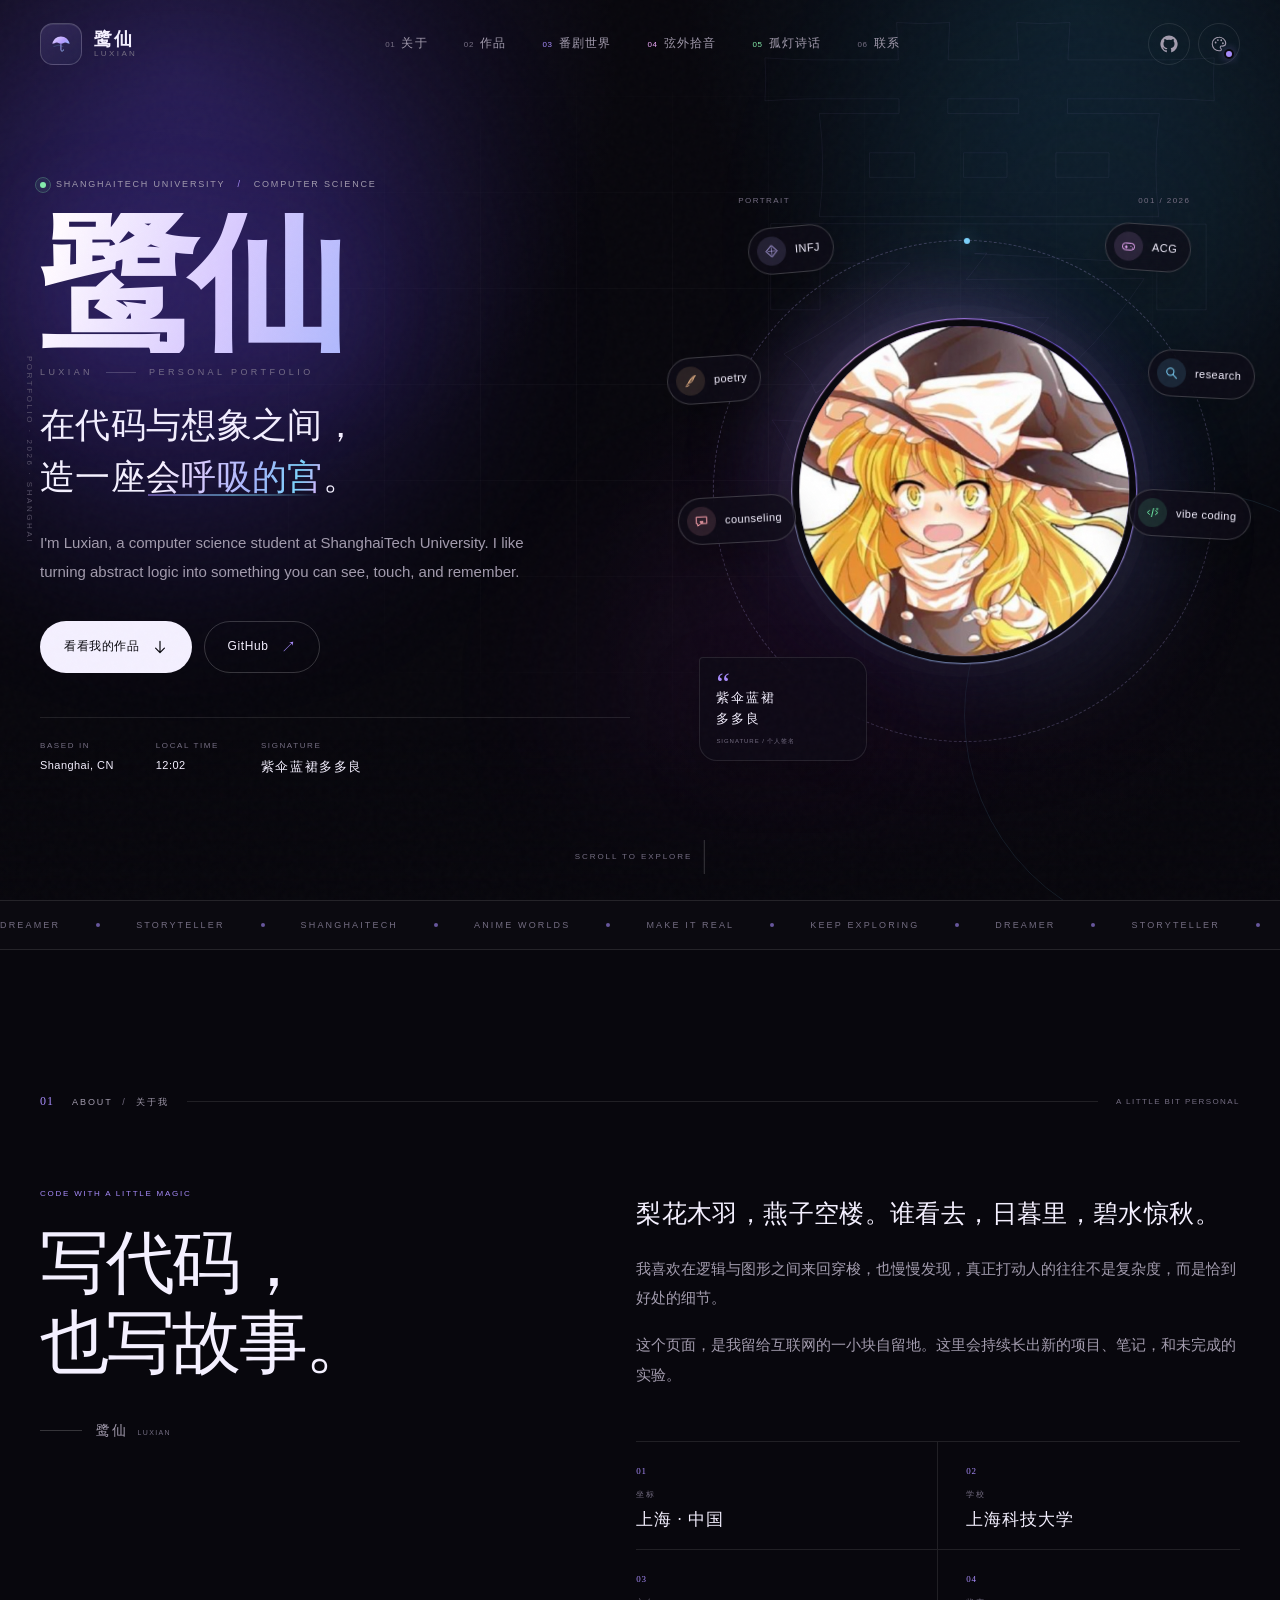
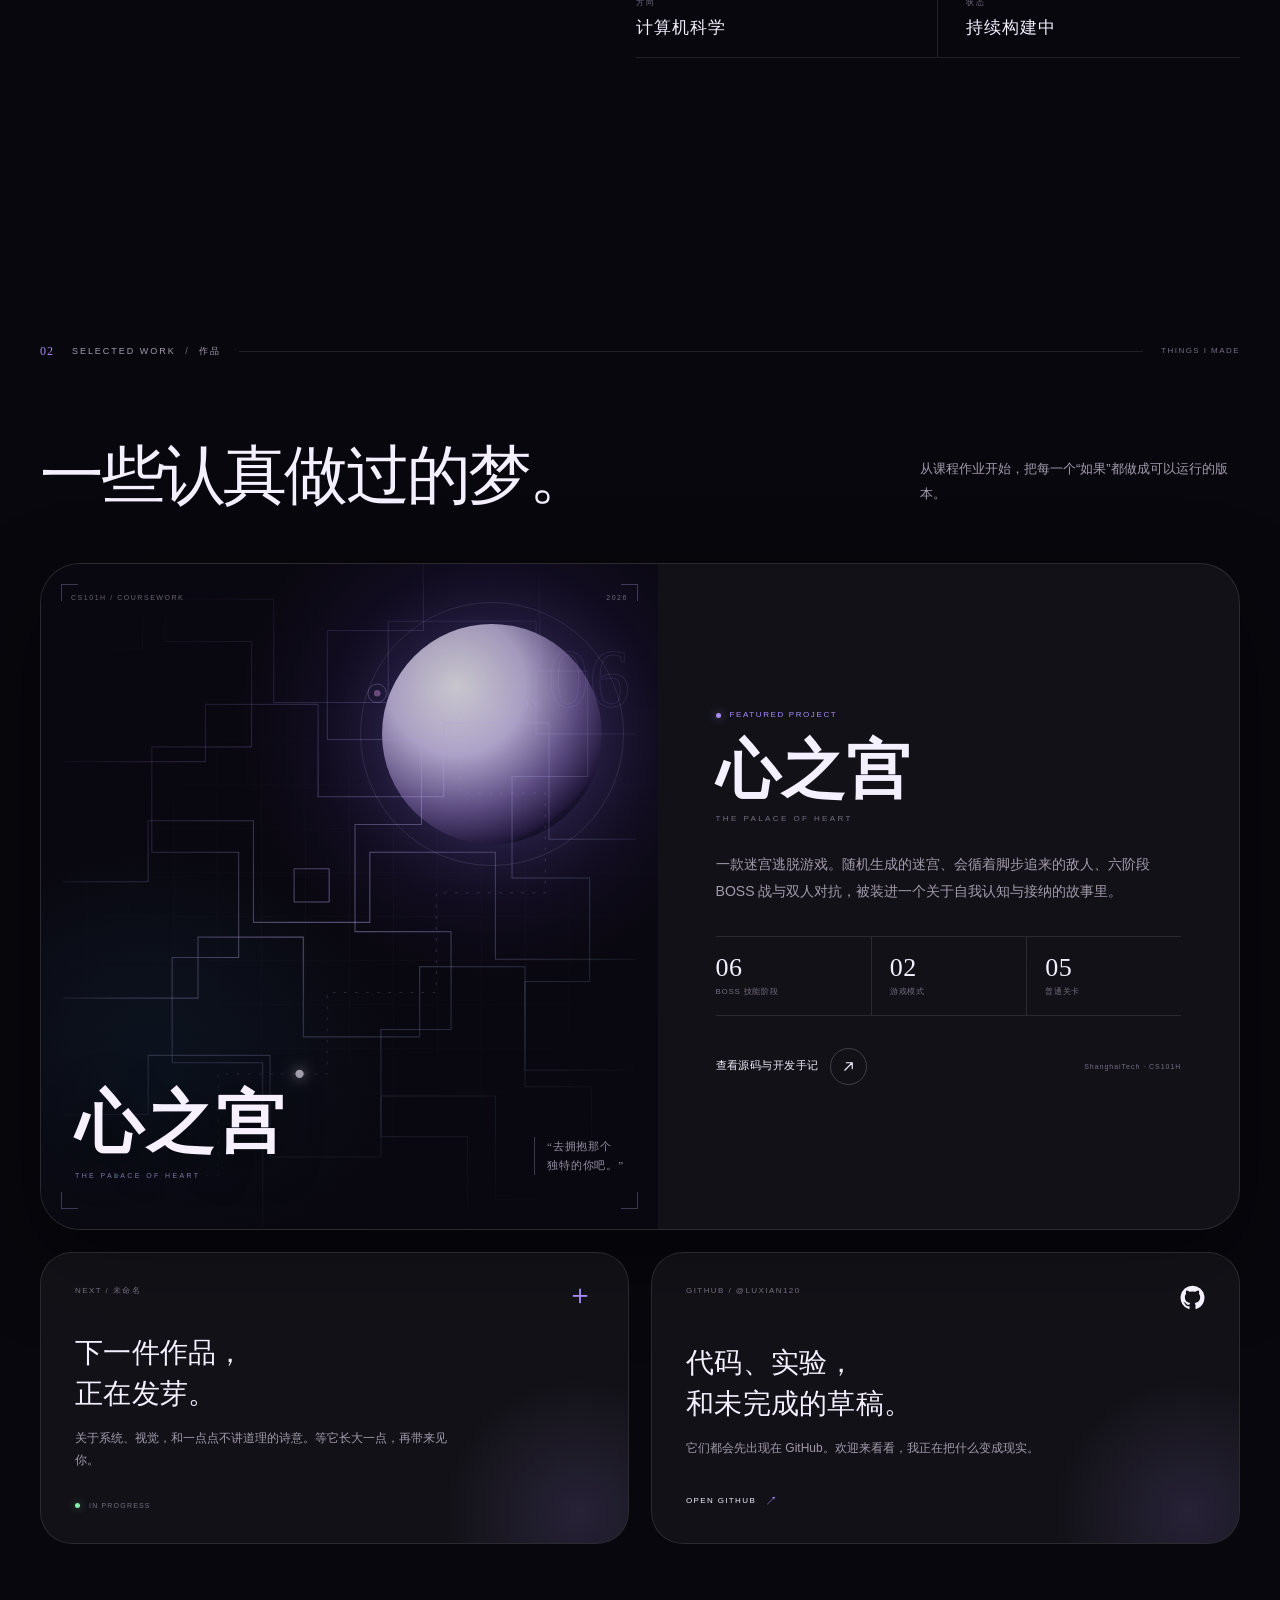
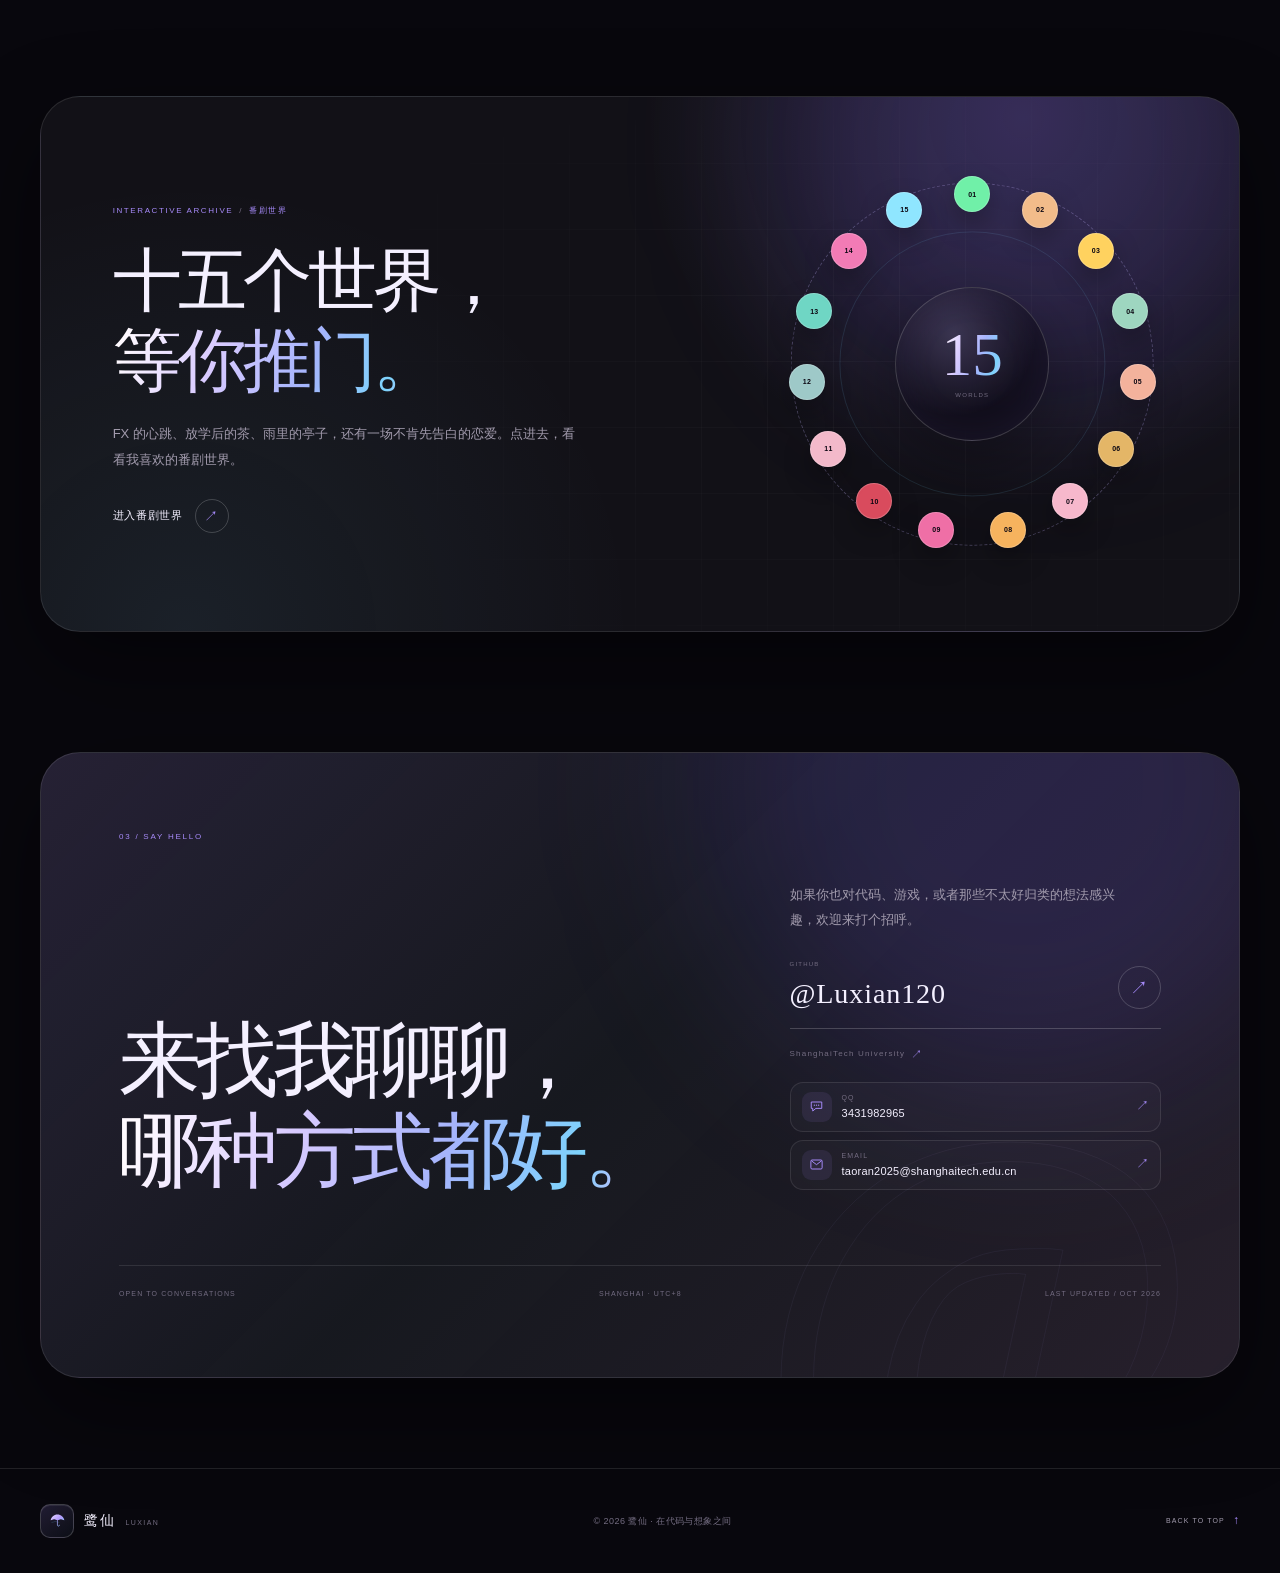
<file: index.html>
<!doctype html>
<html lang="zh-CN" data-theme="night" data-tone="dark">
<head>
  <meta charset="utf-8">
  <meta name="viewport" content="width=device-width, initial-scale=1">
  <title>鹭仙 · Luxian — 在代码与想象之间</title>
  <meta name="description" content="鹭仙（Luxian）的个人主页。上海科技大学计算机科学方向学生，作品《心之宫》，以及十五部喜欢的番剧世界。">
  <meta name="author" content="鹭仙 Luxian">
  <meta name="theme-color" content="#08070d">
  <meta name="color-scheme" content="dark light">
  <link rel="canonical" href="https://luxian120.github.io/">
  <link rel="icon" href="assets/mark.svg" type="image/svg+xml">
  <link rel="apple-touch-icon" href="assets/avatar.jpg">

  <meta property="og:type" content="website">
  <meta property="og:locale" content="zh_CN">
  <meta property="og:site_name" content="鹭仙 · Luxian">
  <meta property="og:title" content="鹭仙 · Luxian — 在代码与想象之间">
  <meta property="og:description" content="上海科技大学计算机科学学生。写代码，也写故事。还收藏了十五个喜欢的番剧世界。">
  <meta property="og:url" content="https://luxian120.github.io/">
  <meta property="og:image" content="https://luxian120.github.io/assets/og-cover.png">
  <meta property="og:image:width" content="1200">
  <meta property="og:image:height" content="630">
  <meta property="og:image:alt" content="鹭仙的个人主页封面：在代码与想象之间，造一座会呼吸的宫。">
  <meta name="twitter:card" content="summary_large_image">
  <meta name="twitter:title" content="鹭仙 · Luxian — 在代码与想象之间">
  <meta name="twitter:description" content="上海科技大学计算机科学学生。写代码，也写故事。还收藏了十五个喜欢的番剧世界。">
  <meta name="twitter:image" content="https://luxian120.github.io/assets/og-cover.png">
  <meta name="twitter:image:alt" content="鹭仙的个人主页封面">

  <script>
    (function () {
      try {
        var moods = {
          day: ['light', '#f5efe5'],
          rain: ['light', '#e6eff3'],
          night: ['dark', '#08070d'],
          bloom: ['light', '#f7eef3']
        };
        var saved = localStorage.getItem('luxian-mood');
        if (!moods[saved]) {
          var legacy = localStorage.getItem('luxian-theme');
          saved = legacy === 'light' ? 'day' : legacy === 'dark' ? 'night' : 'night';
        }
        if (!moods[saved]) saved = 'night';
        document.documentElement.setAttribute('data-theme', saved);
        document.documentElement.setAttribute('data-tone', moods[saved][0]);
        document.documentElement.style.colorScheme = moods[saved][0] === 'dark' ? 'dark' : 'light';
        document.querySelector('meta[name="theme-color"]').setAttribute('content', moods[saved][1]);
      } catch (e) {}
      document.documentElement.classList.add('js');
    })();
  </script>

  <link rel="stylesheet" href="styles.css">
  <script type="application/ld+json">
  {
    "@context": "https://schema.org",
    "@type": "Person",
    "name": "鹭仙",
    "alternateName": "Luxian",
    "url": "https://luxian120.github.io/",
    "image": "https://luxian120.github.io/assets/avatar.jpg",
    "description": "上海科技大学计算机科学方向学生，喜欢游戏、视觉与叙事，以及十五部喜欢的番剧世界。",
    "sameAs": ["https://github.com/Luxian120"],
    "affiliation": {
      "@type": "CollegeOrUniversity",
      "name": "ShanghaiTech University"
    }
  }
  </script>
</head>
<body>
  <a class="skip-link" href="#main">跳至主要内容</a>
  <div class="noise" aria-hidden="true"></div>
  <div class="scroll-progress" aria-hidden="true"><span></span></div>

  <header class="site-header" id="site-header">
    <nav class="nav container" aria-label="主导航">
      <a class="brand" href="#top" aria-label="鹭仙 Luxian，返回首页">
        <span class="brand-mark"><img src="assets/mark.svg" alt="" width="24" height="24"></span>
        <span class="brand-name"><strong>鹭仙</strong><small>LUXIAN</small></span>
      </a>

      <div class="nav-links">
        <a href="#about" data-nav="about"><span>01</span>关于</a>
        <a href="#work" data-nav="work"><span>02</span>作品</a>
        <a class="nav-worlds" href="worlds.html"><span>03</span>番剧世界</a>
        <a class="nav-music" href="music.html"><span>04</span>弦外拾音</a>
        <a class="nav-poetry" href="poetry.html"><span>05</span>孤灯诗话</a>
        <a href="#contact" data-nav="contact"><span>06</span>联系</a>
      </div>

      <div class="nav-actions">
        <a class="icon-button github-link" href="https://github.com/Luxian120" target="_blank" rel="noopener noreferrer" aria-label="在 GitHub 上查看鹭仙">
          <svg viewBox="0 0 24 24" aria-hidden="true"><path fill="currentColor" d="M12 .7a11.5 11.5 0 0 0-3.64 22.4c.58.1.79-.25.79-.56v-2.2c-3.2.7-3.88-1.36-3.88-1.36-.53-1.33-1.28-1.68-1.28-1.68-1.05-.72.08-.7.08-.7 1.16.08 1.77 1.19 1.77 1.19 1.03 1.76 2.7 1.25 3.36.96.1-.75.4-1.25.73-1.54-2.56-.29-5.26-1.28-5.26-5.68 0-1.25.45-2.28 1.19-3.08-.12-.29-.52-1.46.11-3.04 0 0 .97-.31 3.16 1.18a11 11 0 0 1 5.76 0c2.2-1.49 3.16-1.18 3.16-1.18.63 1.58.23 2.75.11 3.04.74.8 1.19 1.83 1.19 3.08 0 4.41-2.7 5.38-5.27 5.67.41.36.78 1.07.78 2.15v3.2c0 .3.21.66.8.55A11.5 11.5 0 0 0 12 .7Z"/></svg>
        </a>
        <div class="mood-picker" data-mood-picker>
          <button class="icon-button mood-toggle" type="button" aria-label="切换心情主题" aria-haspopup="true" aria-controls="mood-menu" aria-expanded="false" title="切换心情主题">
            <svg viewBox="0 0 24 24" aria-hidden="true"><path d="M12 3a9 9 0 1 0 0 18h1.4a1.7 1.7 0 0 0 1-3.1 1.7 1.7 0 0 1 1-3.1H17a4 4 0 0 0 4-4A8.8 8.8 0 0 0 12 3Z" fill="none" stroke="currentColor" stroke-width="1.4"/><circle cx="7.5" cy="10" r="1.2" fill="currentColor"/><circle cx="10.5" cy="6.8" r="1.2" fill="currentColor"/><circle cx="15" cy="7" r="1.2" fill="currentColor"/><circle cx="17.2" cy="11" r="1.2" fill="currentColor"/></svg>
          </button>
          <div class="mood-menu" id="mood-menu" role="menu" aria-label="心情主题" hidden>
            <div class="mood-menu-head"><span>MOOD</span><span>心情主题</span></div>
            <button class="mood-option" type="button" role="menuitemradio" aria-checked="false" data-mood="day"><span class="mood-swatch" style="--swatch:#d9873d"></span><span class="mood-name">晴<small>DAYLIGHT</small></span><span class="mood-check">✓</span></button>
            <button class="mood-option" type="button" role="menuitemradio" aria-checked="false" data-mood="rain"><span class="mood-swatch" style="--swatch:#5e9db8"></span><span class="mood-name">雨<small>RAIN</small></span><span class="mood-check">✓</span></button>
            <button class="mood-option" type="button" role="menuitemradio" aria-checked="true" data-mood="night"><span class="mood-swatch" style="--swatch:#a78bfa"></span><span class="mood-name">夜<small>MIDNIGHT</small></span><span class="mood-check">✓</span></button>
            <button class="mood-option" type="button" role="menuitemradio" aria-checked="false" data-mood="bloom"><span class="mood-swatch" style="--swatch:#d778a6"></span><span class="mood-name">花<small>BLOOM</small></span><span class="mood-check">✓</span></button>
          </div>
        </div>
        <button class="menu-toggle" type="button" aria-label="打开菜单" aria-expanded="false" aria-controls="mobile-menu">
          <span></span><span></span>
        </button>
      </div>
    </nav>
  </header>

  <div class="mobile-menu" id="mobile-menu" aria-hidden="true">
    <div class="mobile-menu-inner">
      <p class="mobile-kicker">MENU <span>/</span> 目录</p>
      <nav class="mobile-nav" aria-label="移动端导航">
        <a href="#about"><span>01</span>关于</a>
        <a href="#work"><span>02</span>作品</a>
        <a href="worlds.html"><span>03</span>番剧世界</a>
        <a href="music.html"><span>04</span>弦外拾音</a>
        <a href="poetry.html"><span>05</span>孤灯诗话</a>
        <a href="#contact"><span>06</span>联系</a>
      </nav>
      <div class="mobile-menu-foot">
        <a href="https://github.com/Luxian120" target="_blank" rel="noopener noreferrer">GitHub <span>↗</span></a>
        <p>ShanghaiTech University<br>Computer Science</p>
      </div>
    </div>
  </div>

  <main id="main">
    <section class="hero" id="top">
      <div class="hero-atmosphere" aria-hidden="true">
        <span class="orb orb-one"></span>
        <span class="orb orb-two"></span>
        <span class="orb orb-three"></span>
        <div class="hero-grid-lines"></div>
        <span class="hero-watermark">夢</span>
      </div>

      <span class="vertical-note" aria-hidden="true">PORTFOLIO · 2026 · SHANGHAI</span>

      <div class="hero-inner container">
        <div class="hero-copy">
          <p class="eyebrow reveal">
            <span class="status-dot"></span>
            SHANGHAITECH UNIVERSITY <span class="eyebrow-slash">/</span> COMPUTER SCIENCE
          </p>

          <h1 class="hero-title reveal">
            <span class="hero-name">鹭仙</span>
            <span class="hero-alias">LUXIAN <i></i> PERSONAL PORTFOLIO</span>
          </h1>

          <p class="hero-statement reveal">在代码与想象之间，<br>造一座<em>会呼吸的宫</em>。</p>

          <p class="hero-intro reveal">I'm Luxian, a computer science student at ShanghaiTech University. I like turning abstract logic into something you can see, touch, and remember.</p>

          <div class="hero-actions reveal">
            <a class="button button-primary" href="#work">
              <span>看看我的作品</span>
              <svg viewBox="0 0 20 20" aria-hidden="true"><path d="M10 3v13M4.5 11.5 10 17l5.5-5.5" fill="none" stroke="currentColor" stroke-width="1.5" stroke-linecap="round" stroke-linejoin="round"/></svg>
            </a>
            <a class="button button-ghost" href="https://github.com/Luxian120" target="_blank" rel="noopener noreferrer">
              <span>GitHub</span>
              <span class="arrow">↗</span>
            </a>
          </div>

          <div class="hero-meta reveal">
            <div class="meta-item">
              <span class="meta-label">BASED IN</span>
              <span class="meta-value">Shanghai, CN</span>
            </div>
            <div class="meta-item">
              <span class="meta-label">LOCAL TIME</span>
              <span class="meta-value" id="clock">--:--</span>
            </div>
            <div class="meta-item">
              <span class="meta-label">SIGNATURE</span>
              <span class="meta-value meta-value--serif">紫伞蓝裙多多良</span>
            </div>
          </div>
        </div>

        <div class="hero-visual reveal">
          <div class="visual-index" aria-hidden="true"><span>PORTRAIT</span><span>001 / 2026</span></div>

          <div class="portrait-stage" data-tilt>
            <div class="portrait-depth">
              <div class="portrait-halo" aria-hidden="true"></div>
              <div class="orbit orbit-outer" aria-hidden="true"><span></span></div>
              <div class="orbit orbit-inner" aria-hidden="true"></div>

              <div class="portrait-frame">
                <img src="assets/avatar.jpg" alt="鹭仙的头像：戴着女巫帽的金发少女" width="460" height="460">
                <span class="portrait-shine" aria-hidden="true"></span>
              </div>

              <div class="float-tag float-tag--infj" title="INFJ · 提倡者">
                <span class="tag-icon" aria-hidden="true">
                  <svg viewBox="0 0 20 20"><path d="M10 2.3 17.3 10 10 17.7 2.7 10Z" fill="none" stroke="currentColor" stroke-width="1.3" stroke-linejoin="round"/><path d="M10 5.4v9.2M5.4 10h9.2" fill="none" stroke="currentColor" stroke-width="1" stroke-linecap="round" opacity=".65"/></svg>
                </span>
                <span class="tag-label">INFJ</span>
              </div>

              <div class="float-tag float-tag--acg" title="ACG · 动画、漫画与游戏">
                <span class="tag-icon" aria-hidden="true">
                  <svg viewBox="0 0 20 20"><rect x="2" y="6" width="16" height="9" rx="4.2" fill="none" stroke="currentColor" stroke-width="1.3"/><path d="M7 9.5v3M5.5 11h3M13.2 10h.1M15.2 12h.1" fill="none" stroke="currentColor" stroke-width="1.4" stroke-linecap="round"/></svg>
                </span>
                <span class="tag-label">ACG</span>
              </div>

              <div class="float-tag float-tag--poetry" title="poetry · 诗">
                <span class="tag-icon" aria-hidden="true">
                  <svg viewBox="0 0 20 20"><path d="M16.8 3.2C12.6 4.2 9.2 7.1 7.3 12l-2.6 3.1M7.3 12c1.8.4 4.1-.5 5.3-2.2 1.2-1.8 1.7-4.8 4.2-6.6Z" fill="none" stroke="currentColor" stroke-width="1.3" stroke-linecap="round" stroke-linejoin="round"/><path d="M3.8 17c1.8-.2 3.1-.8 3.8-2" fill="none" stroke="currentColor" stroke-width="1.3" stroke-linecap="round"/></svg>
                </span>
                <span class="tag-label">poetry</span>
              </div>

              <div class="float-tag float-tag--research" title="research · 研究">
                <span class="tag-icon" aria-hidden="true">
                  <svg viewBox="0 0 20 20"><circle cx="8.4" cy="8.4" r="4.8" fill="none" stroke="currentColor" stroke-width="1.4"/><path d="m12 12 4.8 4.8" fill="none" stroke="currentColor" stroke-width="1.4" stroke-linecap="round"/></svg>
                </span>
                <span class="tag-label">research</span>
              </div>

              <div class="float-tag float-tag--counseling" title="counseling · 倾听与陪伴">
                <span class="tag-icon" aria-hidden="true">
                  <svg viewBox="0 0 20 20"><path d="M3 4.2h14v8.9H9l-4.2 3v-3H3Z" fill="none" stroke="currentColor" stroke-width="1.3" stroke-linejoin="round"/><path d="M10 9.8c.7-1.1 2.5-.7 2.5.7 0 1.2-1.6 2.1-2.5 2.8-.9-.7-2.5-1.6-2.5-2.8 0-1.4 1.8-1.8 2.5-.7Z" fill="currentColor" opacity=".8"/></svg>
                </span>
                <span class="tag-label">counseling</span>
              </div>

              <div class="float-tag float-tag--vibe" title="vibe coding · 氛围编程">
                <span class="tag-icon" aria-hidden="true">
                  <svg viewBox="0 0 20 20"><path d="m6 7.5-3 2.5 3 2.5M14 7.5l3 2.5-3 2.5M11.2 4.5l-2.4 11" fill="none" stroke="currentColor" stroke-width="1.3" stroke-linecap="round" stroke-linejoin="round"/><path d="m16 3 .6 1.6L18.2 5l-1.6.6L16 7.2l-.6-1.6L13.8 5l1.6-.4Z" fill="currentColor"/></svg>
                </span>
                <span class="tag-label">vibe coding</span>
              </div>

              <div class="portrait-caption">
                <span class="caption-quote">“</span>
                <p>紫伞蓝裙<br>多多良</p>
                <small>SIGNATURE / 个人签名</small>
              </div>
            </div>
          </div>
        </div>
      </div>

      <a class="hero-scroll" href="#about" aria-label="向下滚动到关于我">
        <span>SCROLL TO EXPLORE</span>
        <i aria-hidden="true"></i>
      </a>
    </section>

    <div class="marquee" aria-hidden="true">
      <div class="marquee-track">
        <div class="marquee-group">
          <span>DREAMER</span><i></i><span>STORYTELLER</span><i></i><span>SHANGHAITECH</span><i></i><span>ANIME WORLDS</span><i></i><span>MAKE IT REAL</span><i></i><span>KEEP EXPLORING</span><i></i>
        </div>
        <div class="marquee-group">
          <span>DREAMER</span><i></i><span>STORYTELLER</span><i></i><span>SHANGHAITECH</span><i></i><span>ANIME WORLDS</span><i></i><span>MAKE IT REAL</span><i></i><span>KEEP EXPLORING</span><i></i>
        </div>
      </div>
    </div>

    <section class="section about" id="about">
      <div class="container">
        <header class="section-head">
          <span class="section-index">01</span>
          <span class="section-label">ABOUT <i>/</i> 关于我</span>
          <span class="section-rule"></span>
          <span class="section-side">A LITTLE BIT PERSONAL</span>
        </header>

        <div class="about-grid">
          <div class="about-heading reveal">
            <p class="about-kicker">CODE WITH A LITTLE MAGIC</p>
            <h2>写代码，<br>也写故事。</h2>
            <div class="about-signature">
              <span class="signature-line"></span>
              <span>鹭仙 <small>LUXIAN</small></span>
            </div>
          </div>

          <div class="about-body">
            <p class="about-lead reveal">梨花木羽，燕子空楼。谁看去，日暮里，碧水惊秋。</p>
            <p class="reveal">我喜欢在逻辑与图形之间来回穿梭，也慢慢发现，真正打动人的往往不是复杂度，而是恰到好处的细节。</p>
            <p class="reveal">这个页面，是我留给互联网的一小块自留地。这里会持续长出新的项目、笔记，和未完成的实验。</p>

            <div class="facts" data-stagger>
              <div class="fact reveal">
                <span class="fact-index">01</span>
                <span class="fact-label">坐标</span>
                <strong>上海 · 中国</strong>
              </div>
              <div class="fact reveal">
                <span class="fact-index">02</span>
                <span class="fact-label">学校</span>
                <strong>上海科技大学</strong>
              </div>
              <div class="fact reveal">
                <span class="fact-index">03</span>
                <span class="fact-label">方向</span>
                <strong>计算机科学</strong>
              </div>
              <div class="fact reveal">
                <span class="fact-index">04</span>
                <span class="fact-label">状态</span>
                <strong>持续构建中</strong>
              </div>
            </div>
          </div>
        </div>
      </div>
    </section>

    <section class="section work" id="work">
      <div class="container">
        <header class="section-head">
          <span class="section-index">02</span>
          <span class="section-label">SELECTED WORK <i>/</i> 作品</span>
          <span class="section-rule"></span>
          <span class="section-side">THINGS I MADE</span>
        </header>

        <div class="work-heading">
          <h2 class="reveal">一些认真做过的梦。</h2>
          <p class="reveal">从课程作业开始，把每一个“如果”都做成可以运行的版本。</p>
        </div>

        <article class="project-card reveal">
          <div class="project-art" aria-hidden="true">
            <div class="art-grid"></div>
            <div class="art-moon"></div>

            <svg class="art-maze" viewBox="0 0 620 720" fill="none" xmlns="http://www.w3.org/2000/svg">
              <defs>
                <linearGradient id="mazeStroke" x1="0" y1="0" x2="620" y2="720" gradientUnits="userSpaceOnUse">
                  <stop offset="0" stop-color="#8B5CF6" stop-opacity=".12"/>
                  <stop offset=".48" stop-color="#C4B5FD" stop-opacity=".46"/>
                  <stop offset="1" stop-color="#7DD3FC" stop-opacity=".12"/>
                </linearGradient>
                <radialGradient id="mazeFade" cx="50%" cy="52%" r="62%">
                  <stop offset="0" stop-color="#fff" stop-opacity=".95"/>
                  <stop offset=".7" stop-color="#fff" stop-opacity=".55"/>
                  <stop offset="1" stop-color="#fff" stop-opacity="0"/>
                </radialGradient>
                <mask id="mazeMask">
                  <rect width="620" height="720" fill="url(#mazeFade)"/>
                </mask>
                <filter id="playerGlow" x="-180%" y="-180%" width="460%" height="460%">
                  <feGaussianBlur stdDeviation="7" result="blur"/>
                  <feMerge><feMergeNode in="blur"/><feMergeNode in="SourceGraphic"/></feMerge>
                </filter>
              </defs>

              <g mask="url(#mazeMask)" stroke="url(#mazeStroke)" stroke-width="1.15">
                <path d="M-12 92H86V38H228V150H352V62H512V184H632"/>
                <path d="M-12 214H154V152H276V252H412V172H526V298H632"/>
                <path d="M-12 344H92V278H206V388H332V312H468V428H632"/>
                <path d="M-12 470H146V404H260V512H386V436H500V548H632"/>
                <path d="M-12 596H92V532H224V642H344V576H468V688H632"/>
                <path d="M110 -12V84H204V198H96V312H190V426H118V540H216V732"/>
                <path d="M390 -12V72H286V190H388V282H316V398H420V504H344V620H438V732"/>
                <path d="M516 -12V116H568V230H486V340H570V452H500V566H572V700"/>
                <path d="M20 28H58V64H20V28Z"/>
                <path d="M250 330H288V366H250V330Z"/>
                <path d="M540 630H578V666H540V630Z"/>
              </g>

              <path id="playerPath" d="M58 662H168V552H286V464H404V356H522V248H430V140H340" stroke="#C4B5FD" stroke-opacity=".18" stroke-width="1.2" stroke-dasharray="3 9"/>
              <g filter="url(#playerGlow)">
                <circle r="4.5" fill="#F5F0FF">
                  <animateMotion dur="11s" repeatCount="indefinite" rotate="auto">
                    <mpath href="#playerPath"/>
                  </animateMotion>
                </circle>
              </g>
              <circle cx="58" cy="662" r="2" fill="#7DD3FC" opacity=".65"/>
              <circle cx="340" cy="140" r="10" fill="none" stroke="#C4B5FD" stroke-opacity=".32"/>
              <circle cx="340" cy="140" r="3.5" fill="#F0ABFC">
                <animate attributeName="opacity" values=".35;1;.35" dur="2.8s" repeatCount="indefinite"/>
              </circle>
            </svg>

            <div class="art-topline"><span>CS101H / COURSEWORK</span><span>2026</span></div>
            <div class="art-level"><span>LV.</span>06</div>

            <div class="art-title">
              <span class="art-title-cn">心之宫</span>
              <span class="art-title-en">THE PALACE OF HEART</span>
            </div>

            <p class="art-quote">“去拥抱那个<br>独特的你吧。”</p>

            <span class="art-corner art-corner-tl"></span>
            <span class="art-corner art-corner-tr"></span>
            <span class="art-corner art-corner-bl"></span>
            <span class="art-corner art-corner-br"></span>
          </div>

          <div class="project-content">
            <p class="project-eyebrow"><span></span>FEATURED PROJECT</p>
            <h3>心之宫</h3>
            <p class="project-sub">THE PALACE OF HEART</p>
            <p class="project-desc">一款迷宫逃脱游戏。随机生成的迷宫、会循着脚步追来的敌人、六阶段 BOSS 战与双人对抗，被装进一个关于自我认知与接纳的故事里。</p>

            <div class="project-facts">
              <div class="project-fact"><strong>06</strong><span>BOSS 技能阶段</span></div>
              <div class="project-fact"><strong>02</strong><span>游戏模式</span></div>
              <div class="project-fact"><strong>05</strong><span>普通关卡</span></div>
            </div>

            <div class="project-footer">
              <a class="project-link" href="https://github.com/Luxian120/CS101H-" target="_blank" rel="noopener noreferrer">
                <span>查看源码与开发手记</span>
                <span class="link-circle">
                  <svg viewBox="0 0 20 20" aria-hidden="true"><path d="M5 15 15 5M7 5h8v8" fill="none" stroke="currentColor" stroke-width="1.5" stroke-linecap="round" stroke-linejoin="round"/></svg>
                </span>
              </a>
              <small class="project-note">ShanghaiTech · CS101H</small>
            </div>
          </div>
        </article>

        <div class="project-extras" data-stagger>
          <article class="mini-card reveal">
            <div class="mini-card-top">
              <span class="mini-label">NEXT / 未命名</span>
              <span class="mini-symbol" aria-hidden="true">＋</span>
            </div>
            <div>
              <h4>下一件作品，<br>正在发芽。</h4>
              <p>关于系统、视觉，和一点点不讲道理的诗意。等它长大一点，再带来见你。</p>
            </div>
            <span class="mini-foot"><i></i>IN PROGRESS</span>
          </article>

          <a class="mini-card mini-card-link reveal" href="https://github.com/Luxian120" target="_blank" rel="noopener noreferrer">
            <div class="mini-card-top">
              <span class="mini-label">GITHUB / @LUXIAN120</span>
              <svg class="mini-github" viewBox="0 0 24 24" aria-hidden="true"><path fill="currentColor" d="M12 .7a11.5 11.5 0 0 0-3.64 22.4c.58.1.79-.25.79-.56v-2.2c-3.2.7-3.88-1.36-3.88-1.36-.53-1.33-1.28-1.68-1.28-1.68-1.05-.72.08-.7.08-.7 1.16.08 1.77 1.19 1.77 1.19 1.03 1.76 2.7 1.25 3.36.96.1-.75.4-1.25.73-1.54-2.56-.29-5.26-1.28-5.26-5.68 0-1.25.45-2.28 1.19-3.08-.12-.29-.52-1.46.11-3.04 0 0 .97-.31 3.16 1.18a11 11 0 0 1 5.76 0c2.2-1.49 3.16-1.18 3.16-1.18.63 1.58.23 2.75.11 3.04.74.8 1.19 1.83 1.19 3.08 0 4.41-2.7 5.38-5.27 5.67.41.36.78 1.07.78 2.15v3.2c0 .3.21.66.8.55A11.5 11.5 0 0 0 12 .7Z"/></svg>
            </div>
            <div>
              <h4>代码、实验，<br>和未完成的草稿。</h4>
              <p>它们都会先出现在 GitHub。欢迎来看看，我正在把什么变成现实。</p>
            </div>
            <span class="mini-foot mini-foot--link">OPEN GITHUB <span>↗</span></span>
          </a>
        </div>
      </div>
    </section>

    <section class="worlds-teaser-section" aria-labelledby="worlds-teaser-title">
      <div class="container">
        <a class="worlds-teaser reveal" href="worlds.html">
          <span class="teaser-copy">
            <span class="teaser-kicker">INTERACTIVE ARCHIVE <span>/</span> 番剧世界</span>
            <h2 id="worlds-teaser-title">十五个世界，<br><em>等你推门。</em></h2>
            <span class="teaser-desc">FX 的心跳、放学后的茶、雨里的亭子，还有一场不肯先告白的恋爱。点进去，看看我喜欢的番剧世界。</span>
            <span class="teaser-cta">进入番剧世界 <b>↗</b></span>
          </span>
          <span class="teaser-visual" aria-hidden="true">
            <span class="teaser-ring teaser-ring-a"></span>
            <span class="teaser-ring teaser-ring-b"></span>
            <span class="teaser-core"><strong>15</strong><small>WORLDS</small></span>
            <span class="teaser-dot teaser-dot-a">01</span>
            <span class="teaser-dot teaser-dot-b">02</span>
            <span class="teaser-dot teaser-dot-c">03</span>
            <span class="teaser-dot teaser-dot-d">04</span>
            <span class="teaser-dot teaser-dot-e">05</span>
            <span class="teaser-dot teaser-dot-f">06</span>
            <span class="teaser-dot teaser-dot-g">07</span>
            <span class="teaser-dot teaser-dot-h">08</span>
            <span class="teaser-dot teaser-dot-i">09</span>
            <span class="teaser-dot teaser-dot-j">10</span>
            <span class="teaser-dot teaser-dot-k">11</span>
            <span class="teaser-dot teaser-dot-l">12</span>
            <span class="teaser-dot teaser-dot-m">13</span>
            <span class="teaser-dot teaser-dot-n">14</span>
            <span class="teaser-dot teaser-dot-o">15</span>
          </span>
        </a>
      </div>
    </section>

    <section class="section contact" id="contact">
      <div class="container">
        <div class="contact-panel reveal">
          <span class="contact-glow" aria-hidden="true"></span>
          <span class="contact-watermark" aria-hidden="true">@</span>

          <p class="contact-kicker">03 / SAY HELLO</p>

          <div class="contact-main">
            <h2>来找我聊聊，<br><span>哪种方式都好。</span></h2>
            <div class="contact-copy">
              <p>如果你也对代码、游戏，或者那些不太好归类的想法感兴趣，欢迎来打个招呼。</p>
              <a class="contact-cta" href="https://github.com/Luxian120" target="_blank" rel="noopener noreferrer">
                <span><small class="contact-cta-label">GITHUB</small>@Luxian120</span>
                <span class="contact-arrow">↗</span>
              </a>
              <a class="school-link" href="https://www.shanghaitech.edu.cn/" target="_blank" rel="noopener noreferrer">ShanghaiTech University <span>↗</span></a>

              <div class="contact-channels">
                <a class="contact-channel" href="https://wpa.qq.com/msgrd?v=3&amp;uin=3431982965&amp;site=qq&amp;menu=yes" target="_blank" rel="noopener noreferrer" aria-label="通过 QQ 联系鹭仙，号码 3431982965">
                  <span class="channel-icon" aria-hidden="true">
                    <svg viewBox="0 0 20 20"><path d="M3 4h14v8.5H9.2L5 16v-3.5H3Z" fill="none" stroke="currentColor" stroke-width="1.3" stroke-linejoin="round"/><circle cx="7.2" cy="8.2" r=".9" fill="currentColor"/><circle cx="10" cy="8.2" r=".9" fill="currentColor"/><circle cx="12.8" cy="8.2" r=".9" fill="currentColor"/></svg>
                  </span>
                  <span class="channel-copy"><small>QQ</small><strong>3431982965</strong></span>
                  <span class="channel-arrow">↗</span>
                </a>
                <a class="contact-channel" href="mailto:taoran2025@shanghaitech.edu.cn" aria-label="给鹭仙发送邮件，taoran2025@shanghaitech.edu.cn">
                  <span class="channel-icon" aria-hidden="true">
                    <svg viewBox="0 0 20 20"><rect x="2.5" y="4" width="15" height="12" rx="1.6" fill="none" stroke="currentColor" stroke-width="1.3"/><path d="m3.2 5 6.8 5.2L16.8 5" fill="none" stroke="currentColor" stroke-width="1.3" stroke-linejoin="round"/></svg>
                  </span>
                  <span class="channel-copy"><small>EMAIL</small><strong>taoran2025@shanghaitech.edu.cn</strong></span>
                  <span class="channel-arrow">↗</span>
                </a>
              </div>
            </div>
          </div>

          <div class="contact-foot">
            <span>OPEN TO CONVERSATIONS</span>
            <span>SHANGHAI · UTC+8</span>
            <span>LAST UPDATED / OCT 2026</span>
          </div>
        </div>
      </div>
    </section>
  </main>

  <footer class="site-footer">
    <div class="container footer-inner">
      <a class="footer-brand" href="#top">
        <span class="brand-mark"><img src="assets/mark.svg" alt="" width="22" height="22"></span>
        <span>鹭仙 <small>LUXIAN</small></span>
      </a>
      <p>© <span id="year">2026</span> 鹭仙 · 在代码与想象之间</p>
      <a class="back-top" href="#top">BACK TO TOP <span>↑</span></a>
    </div>
  </footer>

  <script src="script.js"></script>
</body>
</html>
</file>
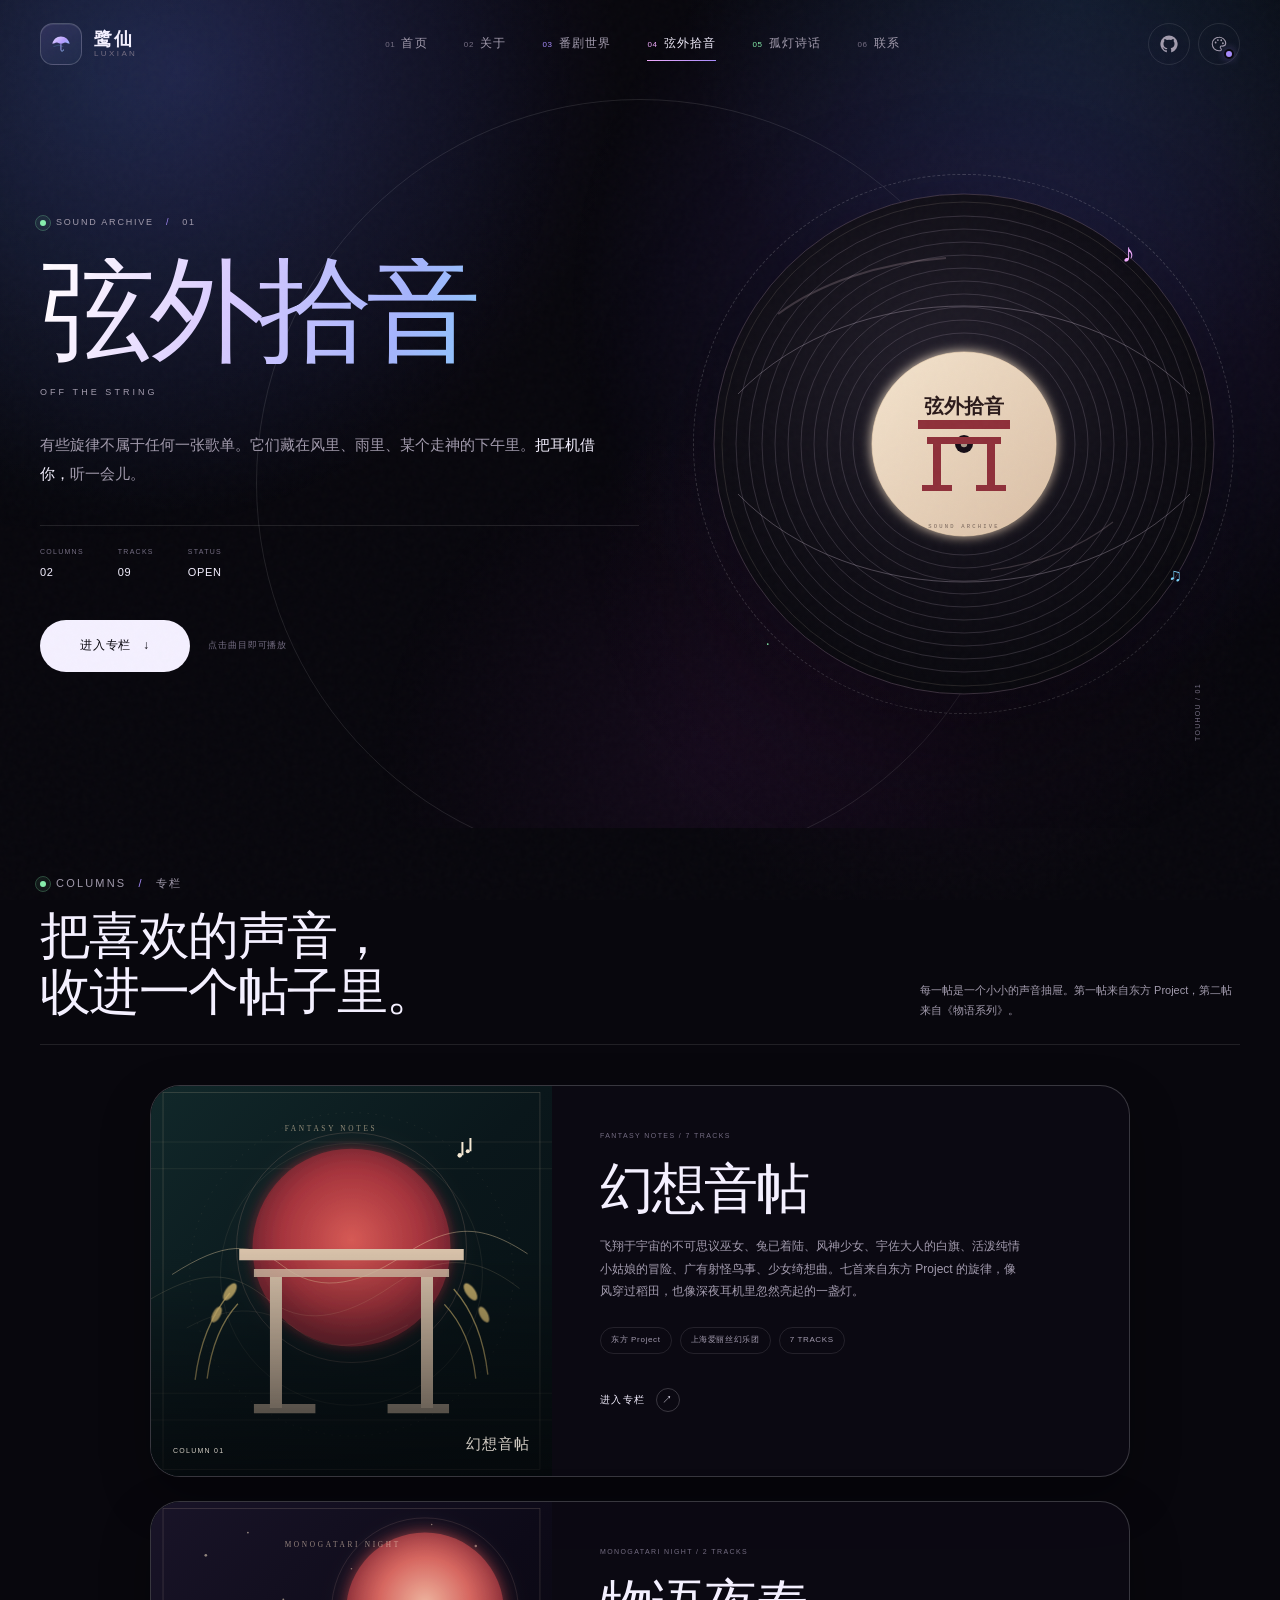
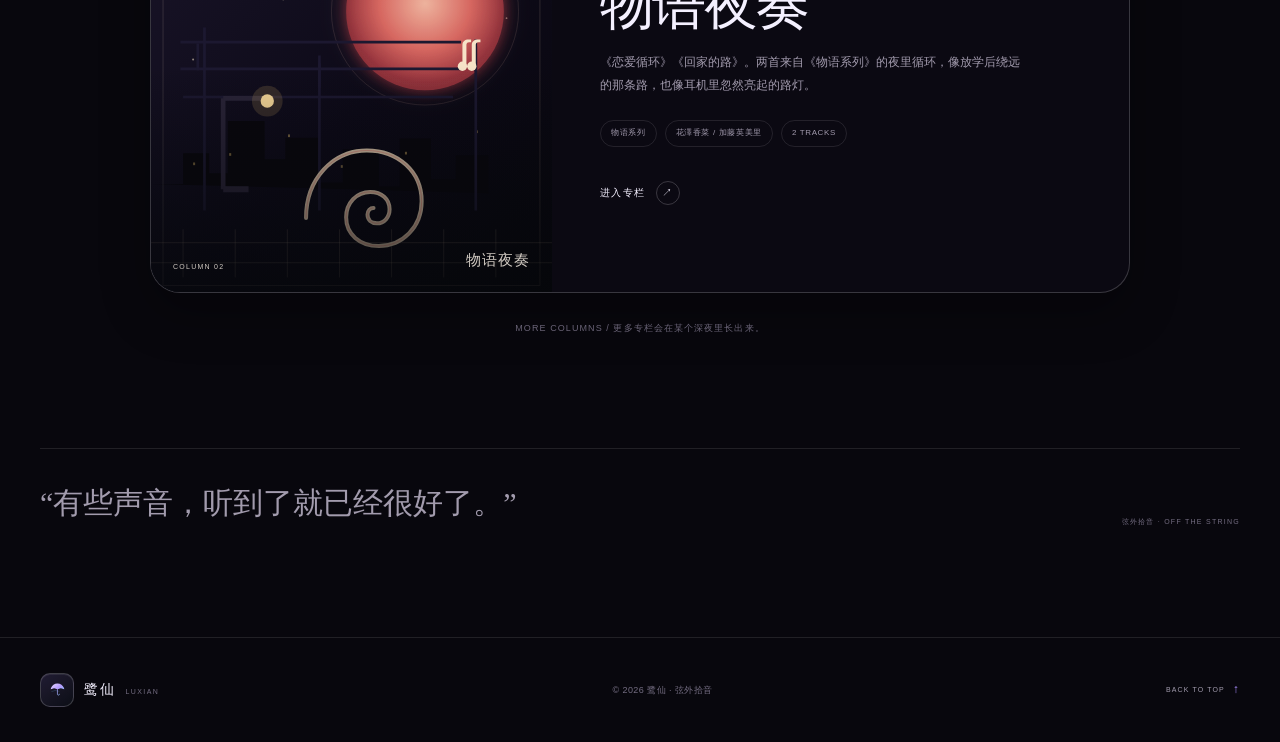
<file: music.html>
<!doctype html>
<html lang="zh-CN" data-theme="night" data-tone="dark">
<head>
  <meta charset="utf-8">
  <meta name="viewport" content="width=device-width, initial-scale=1">
  <title>弦外拾音 · 鹭仙 — 收录喜欢的音乐</title>
  <meta name="description" content="鹭仙的音乐分区「弦外拾音」，收录「幻想音帖」与「物语夜奏」两个专栏，包含东方 Project 与《物语系列》的九首曲子，可直接在网页播放。">
  <meta name="author" content="鹭仙 Luxian">
  <meta name="theme-color" content="#08070d">
  <meta name="color-scheme" content="dark light">
  <link rel="canonical" href="https://luxian120.github.io/music.html">
  <link rel="icon" href="assets/mark.svg" type="image/svg+xml">
  <link rel="apple-touch-icon" href="assets/avatar.jpg">

  <meta property="og:type" content="website">
  <meta property="og:locale" content="zh_CN">
  <meta property="og:site_name" content="鹭仙 · Luxian">
  <meta property="og:title" content="弦外拾音 · 鹭仙 — 收录喜欢的音乐">
  <meta property="og:description" content="「幻想音帖」与「物语夜奏」两个专栏，九首循环过很多次的旋律，点击即可播放。">
  <meta property="og:url" content="https://luxian120.github.io/music.html">
  <meta property="og:image" content="https://luxian120.github.io/assets/og-cover.png">
  <meta property="og:image:width" content="1200">
  <meta property="og:image:height" content="630">
  <meta name="twitter:card" content="summary_large_image">
  <meta name="twitter:title" content="弦外拾音 · 鹭仙">
  <meta name="twitter:description" content="「幻想音帖」与「物语夜奏」两个专栏，九首循环过很多次的旋律，点击即可播放。">
  <meta name="twitter:image" content="https://luxian120.github.io/assets/og-cover.png">

  <script>
    (function () {
      try {
        var moods = {
          day: ['light', '#f5efe5'],
          rain: ['light', '#e6eff3'],
          night: ['dark', '#08070d'],
          bloom: ['light', '#f7eef3']
        };
        var saved = localStorage.getItem('luxian-mood');
        if (!moods[saved]) {
          var legacy = localStorage.getItem('luxian-theme');
          saved = legacy === 'light' ? 'day' : legacy === 'dark' ? 'night' : 'night';
        }
        if (!moods[saved]) saved = 'night';
        document.documentElement.setAttribute('data-theme', saved);
        document.documentElement.setAttribute('data-tone', moods[saved][0]);
        document.documentElement.style.colorScheme = moods[saved][0] === 'dark' ? 'dark' : 'light';
        document.querySelector('meta[name="theme-color"]').setAttribute('content', moods[saved][1]);
      } catch (e) {}
      document.documentElement.classList.add('js');
    })();
  </script>

  <link rel="stylesheet" href="styles.css">
  <link rel="stylesheet" href="music.css">
</head>
<body class="music-page">
  <a class="skip-link" href="#main">跳至主要内容</a>
  <div class="noise" aria-hidden="true"></div>
  <div class="scroll-progress" aria-hidden="true"><span></span></div>

  <svg class="music-symbols" aria-hidden="true" width="0" height="0">
    <defs>
      <symbol id="cover-fantasy" viewBox="0 0 600 600" preserveAspectRatio="xMidYMid slice">
        <defs>
          <linearGradient id="cf-bg" x1="0" y1="0" x2="600" y2="600" gradientUnits="userSpaceOnUse">
            <stop stop-color="#11282a"/><stop offset=".5" stop-color="#0a171b"/><stop offset="1" stop-color="#071013"/>
          </linearGradient>
          <radialGradient id="cf-sun" cx="50%" cy="46%" r="50%">
            <stop stop-color="#d85b56"/><stop offset=".7" stop-color="#a8353e"/><stop offset="1" stop-color="#7d2732"/>
          </radialGradient>
          <filter id="cf-glow" x="-80%" y="-80%" width="260%" height="260%">
            <feGaussianBlur stdDeviation="10" result="b"/>
            <feMerge><feMergeNode in="b"/><feMergeNode in="SourceGraphic"/></feMerge>
          </filter>
        </defs>
        <rect width="600" height="600" fill="url(#cf-bg)"/>
        <g stroke="#d9c2a4" stroke-opacity=".13" fill="none">
          <path d="M0 92h600M0 132h600M0 468h600M0 508h600"/>
          <circle cx="300" cy="290" r="242" stroke-dasharray="2 10"/>
          <circle cx="300" cy="290" r="196"/>
        </g>
        <g filter="url(#cf-glow)">
          <circle cx="300" cy="250" r="148" fill="url(#cf-sun)" opacity=".9"/>
          <circle cx="300" cy="250" r="172" fill="none" stroke="#f0b7a5" stroke-opacity=".24"/>
        </g>
        <g fill="none" stroke="#f1d6a8" stroke-linecap="round">
          <path d="M32 290c78-50 118-49 166-12s104 34 179-16 120-46 186-3" stroke-opacity=".42" stroke-width="1.4"/>
          <path d="M-12 334c88-55 134-49 185-8s112 33 188-19 132-41 190 4" stroke-opacity=".22"/>
          <path d="M54 370c68-38 122-30 166 4s98 27 164-8" stroke-opacity=".15"/>
        </g>
        <g fill="#d8c2aa">
          <path d="M132 252h336v17H132Z"/>
          <path d="M154 282h292v12H154Z" opacity=".82"/>
          <path d="M178 294h18v196h-18ZM404 294h18v196h-18Z"/>
          <path d="M154 484h92v14h-92ZM354 484h92v14h-92Z" opacity=".8"/>
        </g>
        <g fill="none" stroke="#e7c879" stroke-opacity=".62" stroke-width="2">
          <path d="M66 448c8-64 30-104 52-130M84 446c7-54 24-88 46-112M504 440c-7-62-28-102-51-128M486 446c-6-54-25-88-47-111"/>
          <g fill="#e7c879" stroke="none" opacity=".8">
            <ellipse cx="118" cy="316" rx="7" ry="15" transform="rotate(35 118 316)"/>
            <ellipse cx="98" cy="350" rx="6" ry="13" transform="rotate(28 98 350)"/>
            <ellipse cx="478" cy="316" rx="7" ry="15" transform="rotate(-35 478 316)"/>
            <ellipse cx="498" cy="350" rx="6" ry="13" transform="rotate(-28 498 350)"/>
          </g>
        </g>
        <g fill="#f6e9d4">
          <circle cx="462" cy="112" r="3.4"/>
          <circle cx="474" cy="106" r="3"/>
          <path d="M466 112V92M478 106V86" fill="none" stroke="#f6e9d4" stroke-width="3"/>
        </g>
        <text x="200" y="76" fill="#f2d9b7" fill-opacity=".58" font-family="Georgia, serif" font-size="11" letter-spacing="4">FANTASY NOTES</text>
        <rect x="18" y="18" width="564" height="564" fill="none" stroke="#f2d9b7" stroke-opacity=".24"/>
      </symbol>

      <symbol id="cover-nocturne" viewBox="0 0 600 600" preserveAspectRatio="xMidYMid slice">
        <defs>
          <linearGradient id="cn-bg" x1="0" y1="0" x2="600" y2="600" gradientUnits="userSpaceOnUse">
            <stop stop-color="#191428"/><stop offset=".52" stop-color="#0d0a18"/><stop offset="1" stop-color="#07060c"/>
          </linearGradient>
          <radialGradient id="cn-moon" cx="50%" cy="45%" r="50%">
            <stop stop-color="#f1b6a0"/><stop offset=".58" stop-color="#d96861"/><stop offset="1" stop-color="#98343d"/>
          </radialGradient>
          <filter id="cn-glow" x="-90%" y="-90%" width="280%" height="280%">
            <feGaussianBlur stdDeviation="12" result="b"/>
            <feMerge><feMergeNode in="b"/><feMergeNode in="SourceGraphic"/></feMerge>
          </filter>
        </defs>
        <rect width="600" height="600" fill="url(#cn-bg)"/>
        <g fill="#f6e3c7" opacity=".55">
          <circle cx="82" cy="88" r="2"/><circle cx="145" cy="54" r="1.4"/><circle cx="486" cy="74" r="1.8"/>
          <circle cx="532" cy="182" r="1.3"/><circle cx="63" cy="244" r="1.5"/><circle cx="420" cy="42" r="1.1"/>
          <circle cx="300" cy="108" r="1.2"/><circle cx="198" cy="154" r="1.4"/>
        </g>
        <g filter="url(#cn-glow)">
          <circle cx="410" cy="172" r="118" fill="url(#cn-moon)" opacity=".88"/>
          <circle cx="410" cy="172" r="140" fill="none" stroke="#f3c4b0" stroke-opacity=".18"/>
        </g>
        <g fill="#09070d">
          <path d="M0 430h48v-46h39v30h28v-78h55v57h31v-32h49v67h37v-50h54v56h31v-72h47v61h37v-36h49v57Z"/>
        </g>
        <g fill="#f1c96f" opacity=".45">
          <rect x="63" y="398" width="3" height="4"/><rect x="117" y="384" width="3" height="4"/>
          <rect x="205" y="356" width="3" height="4"/><rect x="284" y="402" width="3" height="4"/>
          <rect x="380" y="382" width="3" height="4"/><rect x="486" y="350" width="3" height="4"/>
        </g>
        <g stroke="#1c1830" stroke-width="4" fill="none">
          <path d="M80 470V196M252 470V238M486 470V214"/>
          <path d="M44 218h420M44 258h420M48 300h404"/>
          <path d="M70 220v40M252 250v36M486 224v38"/>
        </g>
        <g>
          <path d="M108 438V302" stroke="#2a2438" stroke-width="7"/>
          <path d="M108 302h64" stroke="#2a2438" stroke-width="7"/>
          <circle cx="174" cy="306" r="23" fill="#f2c56e" opacity=".16"/>
          <circle cx="174" cy="306" r="10" fill="#f7d899"/>
          <path d="M108 438h38" stroke="#2a2438" stroke-width="9"/>
        </g>
        <g transform="translate(314 455)">
          <path d="M-82 26c0-58 40-101 91-101 47 0 82 32 82 76 0 39-29 67-64 67-29 0-49-18-49-43 0-22 16-38 36-38 17 0 29 11 29 26 0 12-8 21-19 21-8 0-14-5-14-13 0-6 4-10 9-10" fill="none" stroke="#d8c2a8" stroke-width="6" stroke-linecap="round"/>
          <path d="M-82 26c0-58 40-101 91-101 47 0 82 32 82 76 0 39-29 67-64 67-29 0-49-18-49-43 0-22 16-38 36-38 17 0 29 11 29 26 0 12-8 21-19 21-8 0-14-5-14-13 0-6 4-10 9-10" fill="none" stroke="#d96861" stroke-width="1.2" stroke-opacity=".55"/>
        </g>
        <g fill="#f6e3c7">
          <path d="M466 252v-30c0-5 4-8 9-8h4v4h-3c-3 0-4 2-4 4v30Z"/>
          <path d="M480 252v-30c0-5 4-8 9-8h4v4h-3c-3 0-4 2-4 4v30Z"/>
          <circle cx="466" cy="254" r="7"/><circle cx="480" cy="254" r="7"/>
        </g>
        <g fill="none" stroke="#d8c2a8" stroke-opacity=".28">
          <path d="M-20 518h640M-20 548h640"/>
          <path d="M48 498v72M126 498v72M204 498v72M282 498v72M360 498v72M438 498v72M516 498v72"/>
        </g>
        <text x="200" y="76" fill="#f3d8c1" fill-opacity=".58" font-family="Georgia, serif" font-size="11" letter-spacing="4">MONOGATARI NIGHT</text>
        <rect x="18" y="18" width="564" height="564" fill="none" stroke="#f3d8c1" stroke-opacity=".22"/>
      </symbol>
    </defs>
  </svg>

  <header class="site-header" id="site-header">
    <nav class="nav container" aria-label="主导航">
      <a class="brand" href="index.html" aria-label="鹭仙 Luxian，返回首页">
        <span class="brand-mark"><img src="assets/mark.svg" alt="" width="24" height="24"></span>
        <span class="brand-name"><strong>鹭仙</strong><small>LUXIAN</small></span>
      </a>

      <div class="nav-links">
        <a href="index.html"><span>01</span>首页</a>
        <a href="index.html#about"><span>02</span>关于</a>
        <a class="nav-worlds" href="worlds.html"><span>03</span>番剧世界</a>
        <a class="nav-music is-active" href="music.html" aria-current="page"><span>04</span>弦外拾音</a>
        <a class="nav-poetry" href="poetry.html"><span>05</span>孤灯诗话</a>
        <a href="index.html#contact"><span>06</span>联系</a>
      </div>

      <div class="nav-actions">
        <a class="icon-button github-link" href="https://github.com/Luxian120" target="_blank" rel="noopener noreferrer" aria-label="在 GitHub 上查看鹭仙">
          <svg viewBox="0 0 24 24" aria-hidden="true"><path fill="currentColor" d="M12 .7a11.5 11.5 0 0 0-3.64 22.4c.58.1.79-.25.79-.56v-2.2c-3.2.7-3.88-1.36-3.88-1.36-.53-1.33-1.28-1.68-1.28-1.68-1.05-.72.08-.7.08-.7 1.16.08 1.77 1.19 1.77 1.19 1.03 1.76 2.7 1.25 3.36.96.1-.75.4-1.25.73-1.54-2.56-.29-5.26-1.28-5.26-5.68 0-1.25.45-2.28 1.19-3.08-.12-.29-.52-1.46.11-3.04 0 0 .97-.31 3.16 1.18a11 11 0 0 1 5.76 0c2.2-1.49 3.16-1.18 3.16-1.18.63 1.58.23 2.75.11 3.04.74.8 1.19 1.83 1.19 3.08 0 4.41-2.7 5.38-5.27 5.67.41.36.78 1.07.78 2.15v3.2c0 .3.21.66.8.55A11.5 11.5 0 0 0 12 .7Z"/></svg>
        </a>
        <div class="mood-picker" data-mood-picker>
          <button class="icon-button mood-toggle" type="button" aria-label="切换心情主题" aria-haspopup="true" aria-controls="mood-menu" aria-expanded="false" title="切换心情主题">
            <svg viewBox="0 0 24 24" aria-hidden="true"><path d="M12 3a9 9 0 1 0 0 18h1.4a1.7 1.7 0 0 0 1-3.1 1.7 1.7 0 0 1 1-3.1H17a4 4 0 0 0 4-4A8.8 8.8 0 0 0 12 3Z" fill="none" stroke="currentColor" stroke-width="1.4"/><circle cx="7.5" cy="10" r="1.2" fill="currentColor"/><circle cx="10.5" cy="6.8" r="1.2" fill="currentColor"/><circle cx="15" cy="7" r="1.2" fill="currentColor"/><circle cx="17.2" cy="11" r="1.2" fill="currentColor"/></svg>
          </button>
          <div class="mood-menu" id="mood-menu" role="menu" aria-label="心情主题" hidden>
            <div class="mood-menu-head"><span>MOOD</span><span>心情主题</span></div>
            <button class="mood-option" type="button" role="menuitemradio" aria-checked="false" data-mood="day"><span class="mood-swatch" style="--swatch:#d9873d"></span><span class="mood-name">晴<small>DAYLIGHT</small></span><span class="mood-check">✓</span></button>
            <button class="mood-option" type="button" role="menuitemradio" aria-checked="false" data-mood="rain"><span class="mood-swatch" style="--swatch:#5e9db8"></span><span class="mood-name">雨<small>RAIN</small></span><span class="mood-check">✓</span></button>
            <button class="mood-option" type="button" role="menuitemradio" aria-checked="true" data-mood="night"><span class="mood-swatch" style="--swatch:#a78bfa"></span><span class="mood-name">夜<small>MIDNIGHT</small></span><span class="mood-check">✓</span></button>
            <button class="mood-option" type="button" role="menuitemradio" aria-checked="false" data-mood="bloom"><span class="mood-swatch" style="--swatch:#d778a6"></span><span class="mood-name">花<small>BLOOM</small></span><span class="mood-check">✓</span></button>
          </div>
        </div>
        <button class="menu-toggle" type="button" aria-label="打开菜单" aria-expanded="false" aria-controls="mobile-menu">
          <span></span><span></span>
        </button>
      </div>
    </nav>
  </header>

  <div class="mobile-menu" id="mobile-menu" aria-hidden="true">
    <div class="mobile-menu-inner">
      <p class="mobile-kicker">MENU <span>/</span> 目录</p>
      <nav class="mobile-nav" aria-label="移动端导航">
        <a href="index.html"><span>01</span>首页</a>
        <a href="index.html#about"><span>02</span>关于</a>
        <a href="worlds.html"><span>03</span>番剧世界</a>
        <a href="music.html"><span>04</span>弦外拾音</a>
        <a href="poetry.html"><span>05</span>孤灯诗话</a>
        <a href="index.html#contact"><span>06</span>联系</a>
      </nav>
      <div class="mobile-menu-foot">
        <a href="https://github.com/Luxian120" target="_blank" rel="noopener noreferrer">GitHub <span>↗</span></a>
        <p>ShanghaiTech University<br>Computer Science</p>
      </div>
    </div>
  </div>

  <main id="main">
    <section class="music-hero" id="top">
      <div class="container music-hero-inner">
        <div class="music-hero-copy">
          <p class="eyebrow reveal"><span class="status-dot"></span>SOUND ARCHIVE <span class="eyebrow-slash">/</span> 01</p>
          <h1 class="music-title reveal">
            <span class="music-title-cn">弦外拾音</span>
            <small>OFF THE STRING</small>
          </h1>
          <p class="music-lead reveal">有些旋律不属于任何一张歌单。它们藏在风里、雨里、某个走神的下午里。<em>把耳机借你，</em>听一会儿。</p>

          <div class="music-meta-row reveal">
            <span class="music-meta"><span>COLUMNS</span><strong>02</strong></span>
            <span class="music-meta"><span>TRACKS</span><strong>09</strong></span>
            <span class="music-meta"><span>STATUS</span><strong>OPEN</strong></span>
          </div>

          <div class="music-hero-actions reveal">
            <a class="button button-primary" href="#columns">进入专栏 <span>↓</span></a>
            <small>点击曲目即可播放</small>
          </div>
        </div>

        <div class="music-hero-art reveal" aria-hidden="true">
          <span class="music-float-note music-float-note--a">♪</span>
          <span class="music-float-note music-float-note--b">♫</span>
          <span class="music-float-note music-float-note--c">·</span>
          <svg class="music-disc" viewBox="0 0 520 520">
            <defs>
              <radialGradient id="disc-bg" cx="45%" cy="38%" r="72%">
                <stop stop-color="#24202c"/><stop offset=".55" stop-color="#100e16"/><stop offset="1" stop-color="#06060a"/>
              </radialGradient>
              <linearGradient id="disc-label" x1="0" y1="0" x2="1" y2="1">
                <stop stop-color="#f4e4ce"/><stop offset="1" stop-color="#d9bea5"/>
              </linearGradient>
              <filter id="disc-glow" x="-60%" y="-60%" width="220%" height="220%">
                <feGaussianBlur stdDeviation="6" result="b"/>
                <feMerge><feMergeNode in="b"/><feMergeNode in="SourceGraphic"/></feMerge>
              </filter>
            </defs>
            <circle cx="260" cy="260" r="250" fill="url(#disc-bg)" stroke="#6b596a" stroke-opacity=".5"/>
            <g class="disc-grooves" fill="none" stroke="#d9c9de" stroke-opacity=".17">
              <circle cx="260" cy="260" r="228"/>
              <circle cx="260" cy="260" r="215"/>
              <circle cx="260" cy="260" r="202"/>
              <circle cx="260" cy="260" r="189"/>
              <circle cx="260" cy="260" r="176"/>
              <circle cx="260" cy="260" r="163"/>
              <circle cx="260" cy="260" r="150"/>
              <circle cx="260" cy="260" r="137"/>
              <circle cx="260" cy="260" r="124"/>
              <circle cx="260" cy="260" r="111"/>
              <path d="M34 210c58-60 144-88 226-88s168 28 226 88" stroke-opacity=".3"/>
              <path d="M34 310c58 60 144 88 226 88s168-28 226-88" stroke-opacity=".3"/>
            </g>
            <g class="disc-highlight" fill="none" stroke="#f7d8e1" stroke-opacity=".18">
              <path d="M74 130c42-31 101-51 168-56" stroke-width="2"/>
              <path d="M287 386c49-6 91-24 122-48" stroke-width="1.2"/>
            </g>
            <g filter="url(#disc-glow)">
              <circle cx="260" cy="260" r="92" fill="url(#disc-label)"/>
              <circle cx="260" cy="260" r="92" fill="none" stroke="#f3d9b7" stroke-opacity=".6"/>
              <circle cx="260" cy="260" r="9" fill="#171018"/>
              <circle cx="260" cy="260" r="3.2" fill="#e9d4ba" opacity=".7"/>
            </g>
            <g fill="#8f303a">
              <path d="M214 236h92v9h-92Z"/>
              <path d="M223 253h74v7h-74Z"/>
              <path d="M229 260h8v44h-8ZM283 260h8v44h-8Z"/>
              <path d="M218 301h30v6h-30ZM272 301h30v6h-30Z"/>
            </g>
            <text x="260" y="229" text-anchor="middle" fill="#2a1a1a" font-family="'Songti SC', 'SimSun', serif" font-size="20" font-weight="600">弦外拾音</text>
            <text x="260" y="344" text-anchor="middle" fill="#2a1a1a" fill-opacity=".58" font-family="monospace" font-size="5.5" letter-spacing="2.2">SOUND ARCHIVE</text>
            <circle cx="260" cy="260" r="242" fill="none" stroke="#f4e4ce" stroke-opacity=".12"/>
          </svg>
          <span class="music-art-caption">TOUHOU / 01</span>
        </div>
      </div>
    </section>

    <section class="music-columns" id="columns">
      <div class="container">
        <div class="music-section-head reveal">
          <div>
            <p class="eyebrow"><span class="status-dot"></span>COLUMNS <span class="eyebrow-slash">/</span> 专栏</p>
            <h2>把喜欢的声音，<br>收进一个帖子里。</h2>
          </div>
          <p>每一帖是一个小小的声音抽屉。第一帖来自东方 Project，第二帖来自《物语系列》。</p>
        </div>

        <div class="music-column-list">
          <button class="music-column-card reveal" type="button" data-open-column data-column="fantasy" aria-haspopup="dialog" aria-controls="column-dialog">
            <span class="music-column-cover" aria-hidden="true">
              <svg viewBox="0 0 600 600" preserveAspectRatio="xMidYMid slice"><use href="#cover-fantasy"></use></svg>
              <span class="music-cover-meta"><span>COLUMN 01</span><strong>幻想音帖</strong></span>
            </span>
            <span class="music-column-copy">
              <span class="music-column-kicker">FANTASY NOTES / 7 TRACKS</span>
              <span class="music-column-title">幻想音帖</span>
              <span class="music-column-desc">飞翔于宇宙的不可思议巫女、兔已着陆、风神少女、宇佐大人的白旗、活泼纯情小姑娘的冒险、广有射怪鸟事、少女绮想曲。七首来自东方 Project 的旋律，像风穿过稻田，也像深夜耳机里忽然亮起的一盏灯。</span>
              <span class="music-column-tags"><span>东方 Project</span><span>上海爱丽丝幻乐团</span><span>7 TRACKS</span></span>
              <span class="music-column-enter">进入专栏 <b>↗</b></span>
            </span>
          </button>

          <button class="music-column-card reveal" type="button" data-open-column data-column="nocturne" aria-haspopup="dialog" aria-controls="column-dialog">
            <span class="music-column-cover" aria-hidden="true">
              <svg viewBox="0 0 600 600" preserveAspectRatio="xMidYMid slice"><use href="#cover-nocturne"></use></svg>
              <span class="music-cover-meta"><span>COLUMN 02</span><strong>物语夜奏</strong></span>
            </span>
            <span class="music-column-copy">
              <span class="music-column-kicker">MONOGATARI NIGHT / 2 TRACKS</span>
              <span class="music-column-title">物语夜奏</span>
              <span class="music-column-desc">《恋爱循环》《回家的路》。两首来自《物语系列》的夜里循环，像放学后绕远的那条路，也像耳机里忽然亮起的路灯。</span>
              <span class="music-column-tags"><span>物语系列</span><span>花澤香菜 / 加藤英美里</span><span>2 TRACKS</span></span>
              <span class="music-column-enter">进入专栏 <b>↗</b></span>
            </span>
          </button>
        </div>

        <p class="music-more">MORE COLUMNS / 更多专栏会在某个深夜里长出来。</p>
      </div>
    </section>

    <section class="music-note">
      <div class="container music-note-inner">
        <p>“有些声音，听到了就已经很好了。”</p>
        <span>弦外拾音 · OFF THE STRING</span>
      </div>
    </section>
  </main>

  <dialog class="column-dialog" id="column-dialog" aria-labelledby="column-title">
    <div class="column-shell">
      <div class="column-art-panel" aria-hidden="true">
        <svg viewBox="0 0 600 600" preserveAspectRatio="xMidYMid slice"><use id="column-cover-use" href="#cover-fantasy"></use></svg>
        <div class="column-art-caption">
          <span id="column-caption-kicker">COLUMN 01 / FANTASY NOTES</span>
          <strong id="column-caption-title">幻想音帖</strong>
          <small id="column-caption-meta">TOUHOU PROJECT / 7 TRACKS</small>
        </div>
      </div>

      <div class="column-content">
        <button class="column-close" type="button" aria-label="关闭专栏">
          <svg viewBox="0 0 20 20" width="16" height="16" aria-hidden="true"><path d="m4 4 12 12M16 4 4 16" fill="none" stroke="currentColor" stroke-width="1.4" stroke-linecap="round"/></svg>
        </button>

        <p class="eyebrow" id="column-eyebrow">COLUMN 01 <span class="eyebrow-slash">/</span> 幻想音帖</p>
        <h2 id="column-title">幻想音帖</h2>
        <p class="column-intro" id="column-intro">七首来自《东方 Project》原声音乐集的曲子。把音量调到舒服的位置，让风先吹一会儿。</p>

        <div class="track-list" id="column-track-list" aria-label="专栏曲目"></div>

        

        <div class="player">
          <audio id="music-audio" preload="none"></audio>
          <div class="player-head">
            <span>NOW PLAYING</span>
            <strong id="player-title">选一首，开始听</strong>
          </div>
          <div class="player-controls">
            <button class="player-toggle" id="player-toggle" type="button" aria-label="播放" disabled>
              <svg class="player-icon-play" viewBox="0 0 16 16" aria-hidden="true"><path d="M4.5 2.8v10.4L13 8 4.5 2.8Z" fill="currentColor"/></svg>
              <svg class="player-icon-pause" viewBox="0 0 16 16" aria-hidden="true"><path d="M4.5 2.8h2.6v10.4H4.5zM8.9 2.8h2.6v10.4H8.9z" fill="currentColor"/></svg>
            </button>
            <input class="player-seek" id="player-seek" type="range" min="0" max="100" value="0" step="0.1" aria-label="播放进度" disabled>
            <span class="player-time" id="player-time">0:00 / 0:00</span>
            <button class="player-mute" id="player-mute" type="button" aria-label="静音" aria-pressed="false" disabled>
              <svg viewBox="0 0 16 16" aria-hidden="true"><path d="M2.5 6.2h2.8L8.4 3v10L5.3 9.8H2.5Z" fill="currentColor"/><path d="M10.6 5.2c1.5 1.5 1.5 4.1 0 5.6M12.6 3.2c2.7 2.7 2.7 7 0 9.6" fill="none" stroke="currentColor" stroke-width="1.1" stroke-linecap="round"/><path class="mute-slash" d="m2.4 2.2 11.2 11.6" fill="none" stroke="currentColor" stroke-width="1.2" stroke-linecap="round"/></svg>
            </button>
          </div>
          <p class="player-status" id="player-status" aria-live="polite">点击曲目或播放键开始。</p>
        </div>

        <blockquote class="column-quote" id="column-quote">有些旋律，适合在深夜把音量调小一点。</blockquote>

        <p class="column-footnote" id="column-footnote">曲目版权归原作者与上海爱丽丝幻乐团所有。这里只是私人收藏与试听，不做商业用途。</p>
      </div>
    </div>
  </dialog>

  <footer class="site-footer">
    <div class="container footer-inner">
      <a class="footer-brand" href="index.html">
        <span class="brand-mark"><img src="assets/mark.svg" alt="" width="22" height="22"></span>
        <span>鹭仙 <small>LUXIAN</small></span>
      </a>
      <p>© <span id="year">2026</span> 鹭仙 · 弦外拾音</p>
      <a class="back-top" href="#top">BACK TO TOP <span>↑</span></a>
    </div>
  </footer>

  <script src="script.js"></script>
  <script src="music.js"></script>
</body>
</html>
</file>
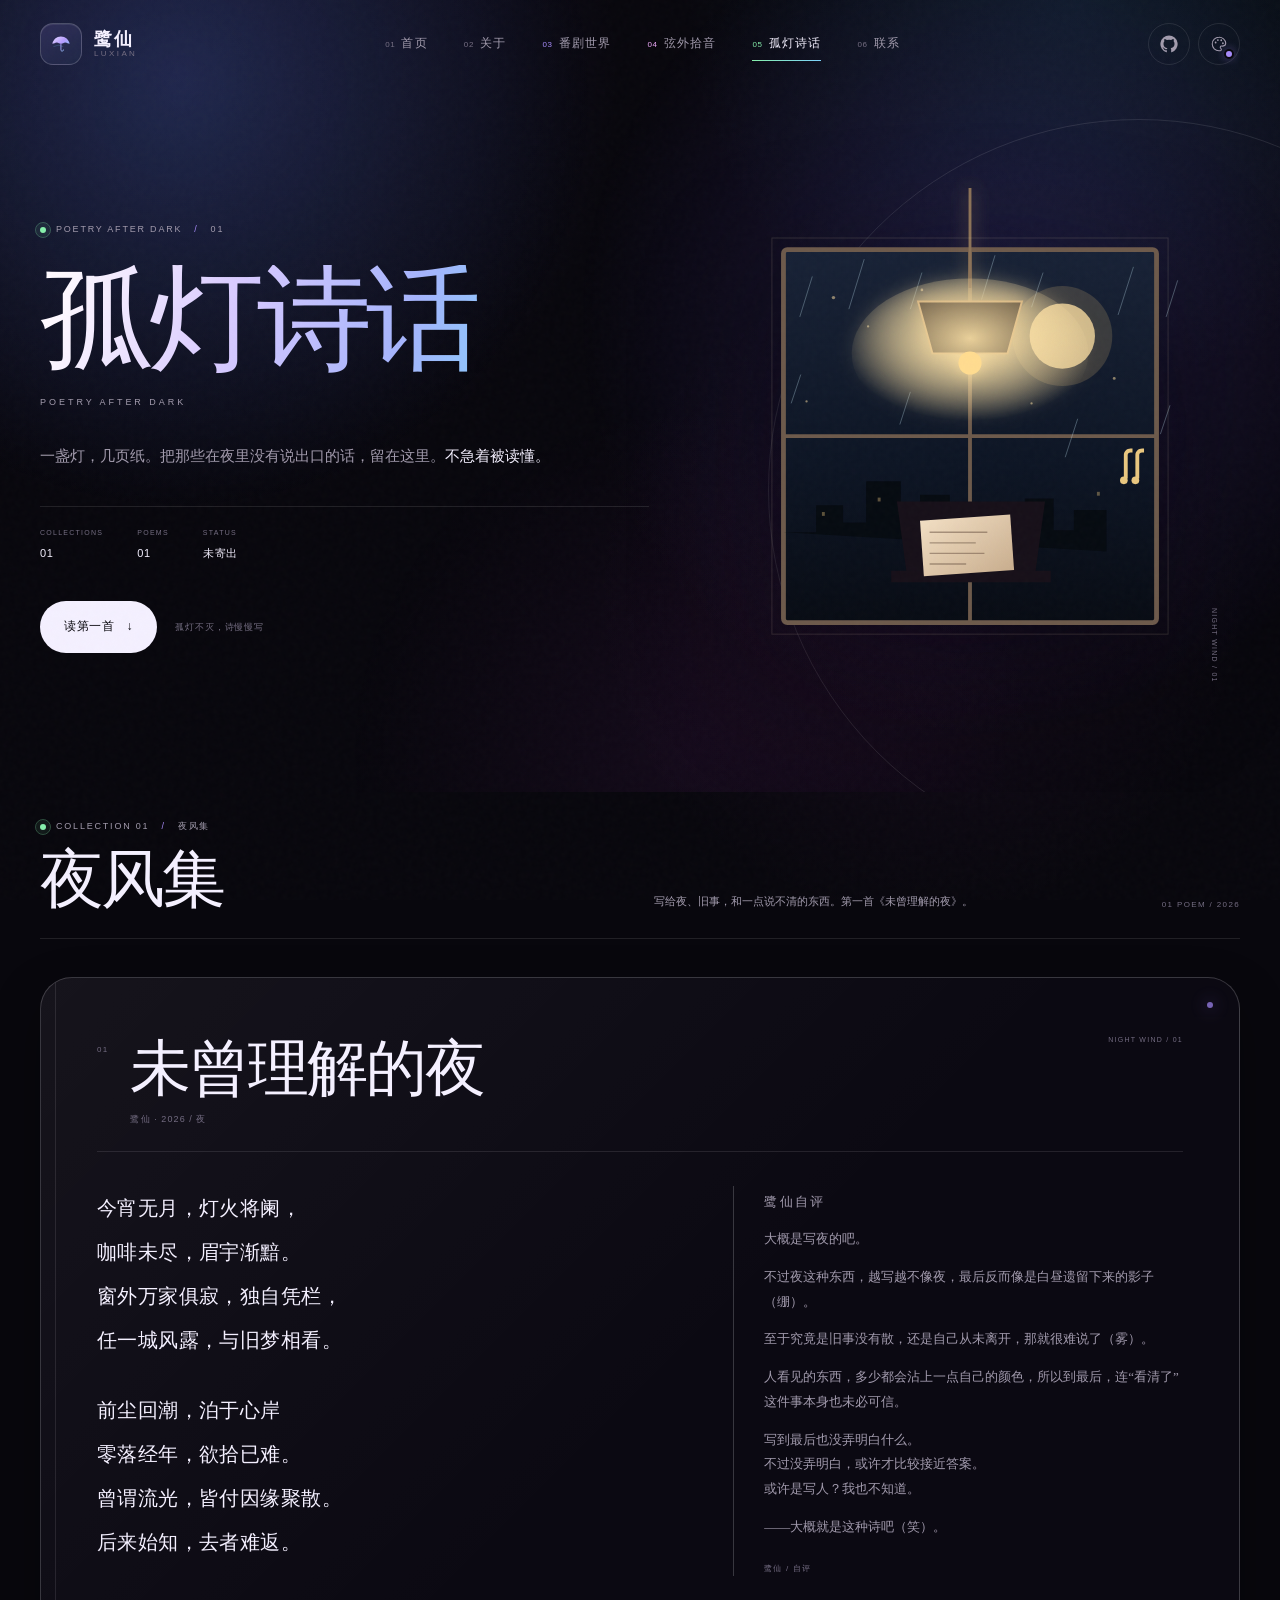
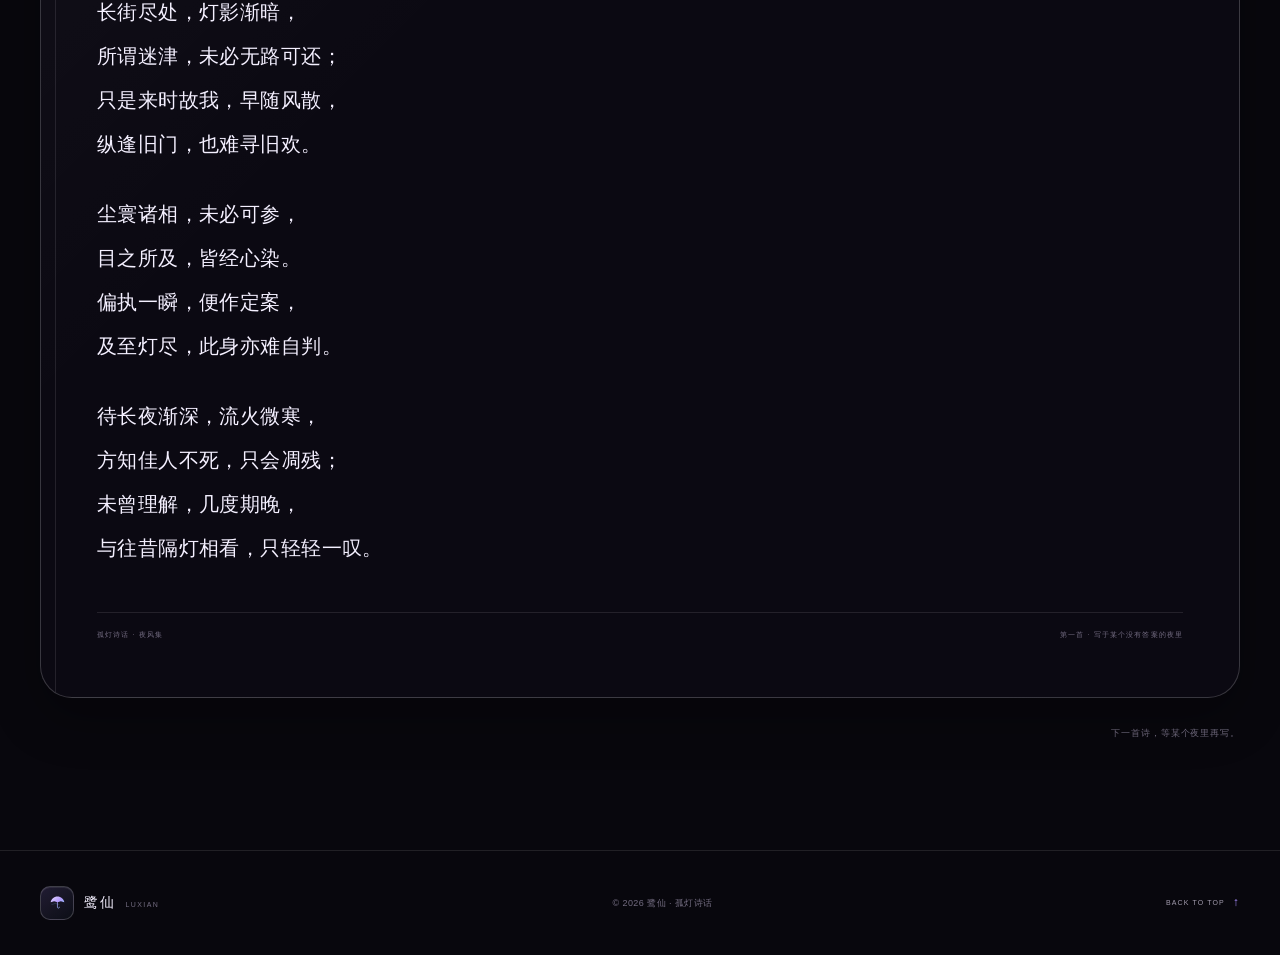
<file: poetry.html>
<!doctype html>
<html lang="zh-CN" data-theme="night" data-tone="dark">
<head>
  <meta charset="utf-8">
  <meta name="viewport" content="width=device-width, initial-scale=1">
  <title>孤灯诗话 · 鹭仙 — 夜风集</title>
  <meta name="description" content="鹭仙的诗集分区「孤灯诗话」，第一个专栏「夜风集」，第一首《未曾理解的夜》：标题、正文与自评。">
  <meta name="author" content="鹭仙 Luxian">
  <meta name="theme-color" content="#08070d">
  <meta name="color-scheme" content="dark light">
  <link rel="canonical" href="https://luxian120.github.io/poetry.html">
  <link rel="icon" href="assets/mark.svg" type="image/svg+xml">
  <link rel="apple-touch-icon" href="assets/avatar.jpg">

  <meta property="og:type" content="website">
  <meta property="og:locale" content="zh_CN">
  <meta property="og:site_name" content="鹭仙 · Luxian">
  <meta property="og:title" content="孤灯诗话 · 鹭仙 — 夜风集">
  <meta property="og:description" content="一盏灯，几页纸。第一首《未曾理解的夜》，附上鹭仙的自评。">
  <meta property="og:url" content="https://luxian120.github.io/poetry.html">
  <meta property="og:image" content="https://luxian120.github.io/assets/og-cover.png">
  <meta property="og:image:width" content="1200">
  <meta property="og:image:height" content="630">
  <meta name="twitter:card" content="summary_large_image">
  <meta name="twitter:title" content="孤灯诗话 · 鹭仙">
  <meta name="twitter:description" content="一盏灯，几页纸。第一首《未曾理解的夜》，附上鹭仙的自评。">
  <meta name="twitter:image" content="https://luxian120.github.io/assets/og-cover.png">

  <script>
    (function () {
      try {
        var moods = {
          day: ['light', '#f5efe5'],
          rain: ['light', '#e6eff3'],
          night: ['dark', '#08070d'],
          bloom: ['light', '#f7eef3']
        };
        var saved = localStorage.getItem('luxian-mood');
        if (!moods[saved]) {
          var legacy = localStorage.getItem('luxian-theme');
          saved = legacy === 'light' ? 'day' : legacy === 'dark' ? 'night' : 'night';
        }
        if (!moods[saved]) saved = 'night';
        document.documentElement.setAttribute('data-theme', saved);
        document.documentElement.setAttribute('data-tone', moods[saved][0]);
        document.documentElement.style.colorScheme = moods[saved][0] === 'dark' ? 'dark' : 'light';
        document.querySelector('meta[name="theme-color"]').setAttribute('content', moods[saved][1]);
      } catch (e) {}
      document.documentElement.classList.add('js');
    })();
  </script>

  <link rel="stylesheet" href="styles.css">
  <link rel="stylesheet" href="poetry.css">
</head>
<body class="poetry-page">
  <a class="skip-link" href="#main">跳至主要内容</a>
  <div class="noise" aria-hidden="true"></div>
  <div class="scroll-progress" aria-hidden="true"><span></span></div>

  <header class="site-header" id="site-header">
    <nav class="nav container" aria-label="主导航">
      <a class="brand" href="index.html" aria-label="鹭仙 Luxian，返回首页">
        <span class="brand-mark"><img src="assets/mark.svg" alt="" width="24" height="24"></span>
        <span class="brand-name"><strong>鹭仙</strong><small>LUXIAN</small></span>
      </a>

      <div class="nav-links">
        <a href="index.html"><span>01</span>首页</a>
        <a href="index.html#about"><span>02</span>关于</a>
        <a class="nav-worlds" href="worlds.html"><span>03</span>番剧世界</a>
        <a class="nav-music" href="music.html"><span>04</span>弦外拾音</a>
        <a class="nav-poetry is-active" href="poetry.html" aria-current="page"><span>05</span>孤灯诗话</a>
        <a href="index.html#contact"><span>06</span>联系</a>
      </div>

      <div class="nav-actions">
        <a class="icon-button github-link" href="https://github.com/Luxian120" target="_blank" rel="noopener noreferrer" aria-label="在 GitHub 上查看鹭仙">
          <svg viewBox="0 0 24 24" aria-hidden="true"><path fill="currentColor" d="M12 .7a11.5 11.5 0 0 0-3.64 22.4c.58.1.79-.25.79-.56v-2.2c-3.2.7-3.88-1.36-3.88-1.36-.53-1.33-1.28-1.68-1.28-1.68-1.05-.72.08-.7.08-.7 1.16.08 1.77 1.19 1.77 1.19 1.03 1.76 2.7 1.25 3.36.96.1-.75.4-1.25.73-1.54-2.56-.29-5.26-1.28-5.26-5.68 0-1.25.45-2.28 1.19-3.08-.12-.29-.52-1.46.11-3.04 0 0 .97-.31 3.16 1.18a11 11 0 0 1 5.76 0c2.2-1.49 3.16-1.18 3.16-1.18.63 1.58.23 2.75.11 3.04.74.8 1.19 1.83 1.19 3.08 0 4.41-2.7 5.38-5.27 5.67.41.36.78 1.07.78 2.15v3.2c0 .3.21.66.8.55A11.5 11.5 0 0 0 12 .7Z"/></svg>
        </a>
        <div class="mood-picker" data-mood-picker>
          <button class="icon-button mood-toggle" type="button" aria-label="切换心情主题" aria-haspopup="true" aria-controls="mood-menu" aria-expanded="false" title="切换心情主题">
            <svg viewBox="0 0 24 24" aria-hidden="true"><path d="M12 3a9 9 0 1 0 0 18h1.4a1.7 1.7 0 0 0 1-3.1 1.7 1.7 0 0 1 1-3.1H17a4 4 0 0 0 4-4A8.8 8.8 0 0 0 12 3Z" fill="none" stroke="currentColor" stroke-width="1.4"/><circle cx="7.5" cy="10" r="1.2" fill="currentColor"/><circle cx="10.5" cy="6.8" r="1.2" fill="currentColor"/><circle cx="15" cy="7" r="1.2" fill="currentColor"/><circle cx="17.2" cy="11" r="1.2" fill="currentColor"/></svg>
          </button>
          <div class="mood-menu" id="mood-menu" role="menu" aria-label="心情主题" hidden>
            <div class="mood-menu-head"><span>MOOD</span><span>心情主题</span></div>
            <button class="mood-option" type="button" role="menuitemradio" aria-checked="false" data-mood="day"><span class="mood-swatch" style="--swatch:#d9873d"></span><span class="mood-name">晴<small>DAYLIGHT</small></span><span class="mood-check">✓</span></button>
            <button class="mood-option" type="button" role="menuitemradio" aria-checked="false" data-mood="rain"><span class="mood-swatch" style="--swatch:#5e9db8"></span><span class="mood-name">雨<small>RAIN</small></span><span class="mood-check">✓</span></button>
            <button class="mood-option" type="button" role="menuitemradio" aria-checked="true" data-mood="night"><span class="mood-swatch" style="--swatch:#a78bfa"></span><span class="mood-name">夜<small>MIDNIGHT</small></span><span class="mood-check">✓</span></button>
            <button class="mood-option" type="button" role="menuitemradio" aria-checked="false" data-mood="bloom"><span class="mood-swatch" style="--swatch:#d778a6"></span><span class="mood-name">花<small>BLOOM</small></span><span class="mood-check">✓</span></button>
          </div>
        </div>
        <button class="menu-toggle" type="button" aria-label="打开菜单" aria-expanded="false" aria-controls="mobile-menu">
          <span></span><span></span>
        </button>
      </div>
    </nav>
  </header>

  <div class="mobile-menu" id="mobile-menu" aria-hidden="true">
    <div class="mobile-menu-inner">
      <p class="mobile-kicker">MENU <span>/</span> 目录</p>
      <nav class="mobile-nav" aria-label="移动端导航">
        <a href="index.html"><span>01</span>首页</a>
        <a href="index.html#about"><span>02</span>关于</a>
        <a href="worlds.html"><span>03</span>番剧世界</a>
        <a href="music.html"><span>04</span>弦外拾音</a>
        <a href="poetry.html"><span>05</span>孤灯诗话</a>
        <a href="index.html#contact"><span>06</span>联系</a>
      </nav>
      <div class="mobile-menu-foot">
        <a href="https://github.com/Luxian120" target="_blank" rel="noopener noreferrer">GitHub <span>↗</span></a>
        <p>ShanghaiTech University<br>Computer Science</p>
      </div>
    </div>
  </div>

  <main id="main">
    <section class="poetry-hero" id="top">
      <div class="container poetry-hero-inner">
        <div class="poetry-hero-copy">
          <p class="eyebrow reveal"><span class="status-dot"></span>POETRY AFTER DARK <span class="eyebrow-slash">/</span> 01</p>
          <h1 class="poetry-title reveal">
            <span class="poetry-title-cn">孤灯诗话</span>
            <small>POETRY AFTER DARK</small>
          </h1>
          <p class="poetry-lead reveal">一盏灯，几页纸。把那些在夜里没有说出口的话，留在这里。<em>不急着被读懂。</em></p>

          <div class="poetry-meta-row reveal">
            <span class="poetry-meta"><span>COLLECTIONS</span><strong>01</strong></span>
            <span class="poetry-meta"><span>POEMS</span><strong>01</strong></span>
            <span class="poetry-meta"><span>STATUS</span><strong>未寄出</strong></span>
          </div>

          <div class="poetry-hero-actions reveal">
            <a class="button button-primary" href="#night-wind">读第一首 <span>↓</span></a>
            <small>孤灯不灭，诗慢慢写</small>
          </div>
        </div>

        <div class="poetry-lamp reveal" aria-hidden="true">
          <svg viewBox="0 0 520 520">
            <defs>
              <linearGradient id="poem-window" x1="0" y1="0" x2="0" y2="1">
                <stop stop-color="#182236"/><stop offset=".58" stop-color="#0d1524"/><stop offset="1" stop-color="#080c14"/>
              </linearGradient>
              <linearGradient id="poem-paper" x1="0" y1="0" x2="1" y2="1">
                <stop stop-color="#f2dfc4"/><stop offset="1" stop-color="#c9ae8e"/>
              </linearGradient>
              <radialGradient id="poem-glow" cx="50%" cy="40%" r="55%">
                <stop stop-color="#ffe4a8" stop-opacity=".9"/><stop offset="1" stop-color="#ffe4a8" stop-opacity="0"/>
              </radialGradient>
              <filter id="poem-blur" x="-80%" y="-80%" width="260%" height="260%">
                <feGaussianBlur stdDeviation="9" result="b"/>
                <feMerge><feMergeNode in="b"/><feMergeNode in="SourceGraphic"/></feMerge>
              </filter>
            </defs>

            <rect x="66" y="64" width="388" height="388" rx="4" fill="url(#poem-window)" stroke="#6d5a4b" stroke-width="5"/>
            <path d="M260 64v388M66 258h388" stroke="#6d5a4b" stroke-width="4"/>
            <circle cx="356" cy="154" r="52" fill="#e8c47d" opacity=".18"/>
            <circle cx="356" cy="154" r="34" fill="#f2d69d" opacity=".82"/>
            <g fill="#f2d69d" opacity=".55">
              <circle cx="118" cy="114" r="1.8"/><circle cx="154" cy="144" r="1.2"/><circle cx="210" cy="106" r="1.4"/>
              <circle cx="324" cy="224" r="1.2"/><circle cx="410" cy="198" r="1.5"/><circle cx="90" cy="222" r="1.2"/>
            </g>
            <g fill="#060a10" opacity=".9">
              <path d="M66 358h34v-28h28v18h24v-43h36v33h20v-19h31v39h25v-27h33v32h20v-40h30v33h21v-21h34v43Z"/>
            </g>
            <g fill="#e8c47d" opacity=".38">
              <rect x="106" y="337" width="3" height="4"/><rect x="164" y="322" width="3" height="4"/>
              <rect x="250" y="345" width="3" height="4"/><rect x="326" y="327" width="3" height="4"/>
              <rect x="392" y="316" width="3" height="4"/>
            </g>
            <g class="lamp-rain" stroke="#b8d9e8" stroke-opacity=".35" stroke-width="1">
              <path d="m96 92-13 42M150 74l-16 52M210 88l-12 38M286 70l-14 46M336 88l-12 36M430 82l-16 50M476 96l-12 38"/>
              <path d="m84 194-10 30M198 212l-11 34M372 240l-13 40M468 226l-10 30"/>
            </g>

            <g filter="url(#poem-blur)">
              <path d="M260 0v104" stroke="#8c7258" stroke-width="3"/>
              <path d="M206 118h108l-15 54h-78Z" fill="#2c211d" stroke="#c6a273" stroke-width="2"/>
              <ellipse cx="260" cy="172" rx="123" ry="78" fill="url(#poem-glow)" class="lamp-ray"/>
              <circle cx="260" cy="182" r="12" fill="#ffdc90"/>
            </g>
            <g fill="#171019">
              <path d="M184 326h154l-10 74H194Z"/>
              <path d="M178 398h166v12H178Z"/>
            </g>
            <g>
              <path d="M208 346h94v58h-94Z" fill="url(#poem-paper)" transform="rotate(-4 208 346)"/>
              <path d="M218 358h60M218 369h48M218 380h57M218 391h38" stroke="#6f5847" stroke-opacity=".55" stroke-width="1.4"/>
            </g>
            <g fill="#e9c77f">
              <path d="M420 302v-24c0-4 3-7 7-7h2v4h-2c-2 0-3 1-3 3v24Z"/>
              <path d="M432 302v-24c0-4 3-7 7-7h2v4h-2c-2 0-3 1-3 3v24Z"/>
              <circle cx="420" cy="304" r="4"/><circle cx="432" cy="304" r="4"/>
            </g>
            <rect x="54" y="52" width="412" height="412" fill="none" stroke="#f0d8b4" stroke-opacity=".14"/>
          </svg>
          <span class="poetry-lamp-caption">NIGHT WIND / 01</span>
        </div>
      </div>
    </section>

    <section class="poetry-collection" id="night-wind" aria-labelledby="night-wind-title">
      <div class="container">
        <header class="poetry-collection-head reveal">
          <div>
            <p class="eyebrow"><span class="status-dot"></span>COLLECTION 01 <span class="eyebrow-slash">/</span> 夜风集</p>
            <h2 id="night-wind-title">夜风集</h2>
          </div>
          <p class="poetry-collection-intro">写给夜、旧事，和一点说不清的东西。第一首《未曾理解的夜》。</p>
          <span class="poetry-collection-index">01 POEM / 2026</span>
        </header>

        <article class="poem-sheet reveal">
          <header class="poem-head">
            <span class="poem-number">01</span>
            <div>
              <h3>未曾理解的夜</h3>
              <p class="poem-byline">鹭仙 · 2026 / 夜</p>
            </div>
            <span class="poem-mark">NIGHT WIND / 01</span>
          </header>

          <div class="poem-layout">
            <div class="poem-body">
              <p class="poem-stanza">今宵无月，灯火将阑，<br>咖啡未尽，眉宇渐黯。<br>窗外万家俱寂，独自凭栏，<br>任一城风露，与旧梦相看。</p>
              <p class="poem-stanza">前尘回潮，泊于心岸<br>零落经年，欲拾已难。<br>曾谓流光，皆付因缘聚散。<br>后来始知，去者难返。</p>
              <p class="poem-stanza">长街尽处，灯影渐暗，<br>所谓迷津，未必无路可还；<br>只是来时故我，早随风散，<br>纵逢旧门，也难寻旧欢。</p>
              <p class="poem-stanza">尘寰诸相，未必可参，<br>目之所及，皆经心染。<br>偏执一瞬，便作定案，<br>及至灯尽，此身亦难自判。</p>
              <p class="poem-stanza">待长夜渐深，流火微寒，<br>方知佳人不死，只会凋残；<br>未曾理解，几度期晚，<br>与往昔隔灯相看，只轻轻一叹。</p>
            </div>

            <aside class="poem-note" aria-label="鹭仙自评">
              <p class="poem-note-label">鹭仙自评</p>
              <p>大概是写夜的吧。</p>
              <p>不过夜这种东西，越写越不像夜，最后反而像是白昼遗留下来的影子（绷）。</p>
              <p>至于究竟是旧事没有散，还是自己从未离开，那就很难说了（雾）。</p>
              <p>人看见的东西，多少都会沾上一点自己的颜色，所以到最后，连“看清了”这件事本身也未必可信。</p>
              <p>写到最后也没弄明白什么。<br>不过没弄明白，或许才比较接近答案。<br>或许是写人？我也不知道。</p>
              <p>——大概就是这种诗吧（笑）。</p>
              <p class="poem-note-sign">鹭仙 / 自评</p>
            </aside>
          </div>

          <footer class="poem-footer">
            <span>孤灯诗话 · 夜风集</span>
            <span>第一首 · 写于某个没有答案的夜里</span>
          </footer>
        </article>

        <p class="poetry-next">下一首诗，等某个夜里再写。</p>
      </div>
    </section>
  </main>

  <footer class="site-footer">
    <div class="container footer-inner">
      <a class="footer-brand" href="index.html">
        <span class="brand-mark"><img src="assets/mark.svg" alt="" width="22" height="22"></span>
        <span>鹭仙 <small>LUXIAN</small></span>
      </a>
      <p>© <span id="year">2026</span> 鹭仙 · 孤灯诗话</p>
      <a class="back-top" href="#top">BACK TO TOP <span>↑</span></a>
    </div>
  </footer>

  <script src="script.js"></script>
</body>
</html>
</file>
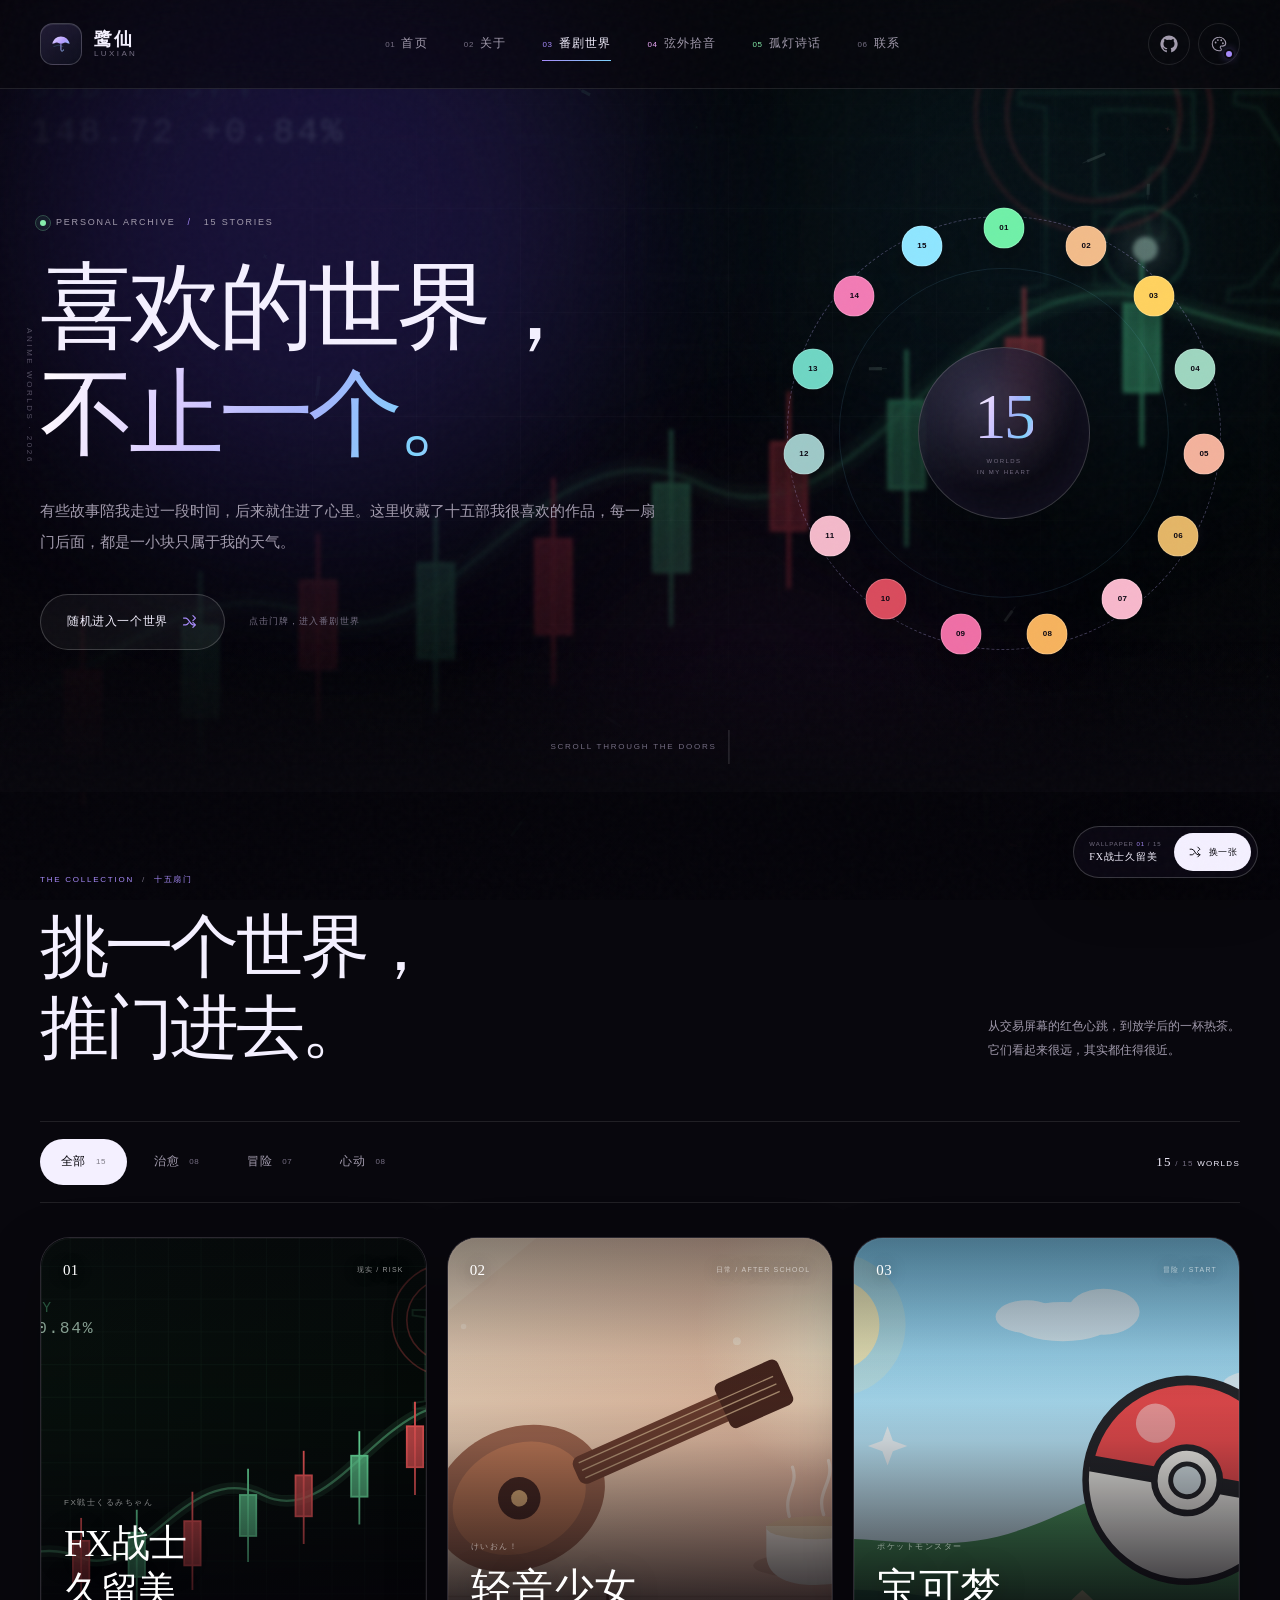
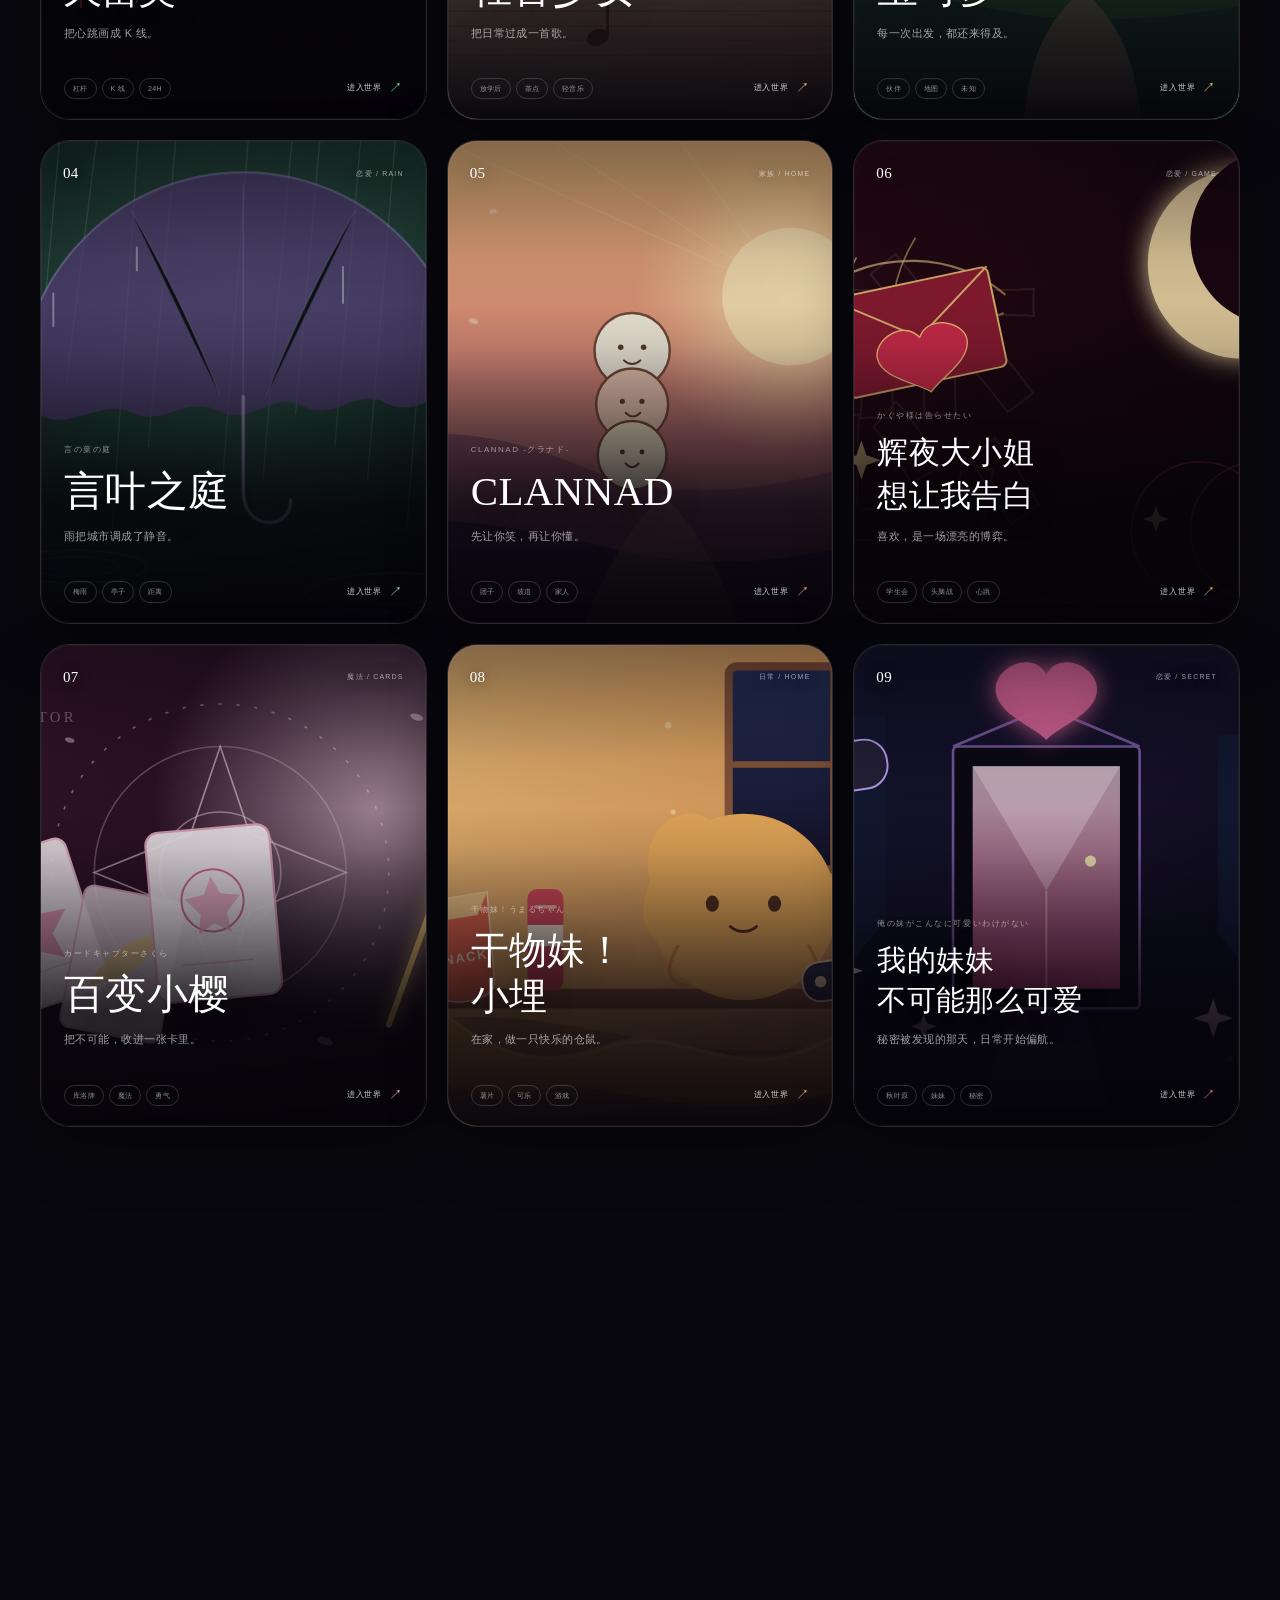
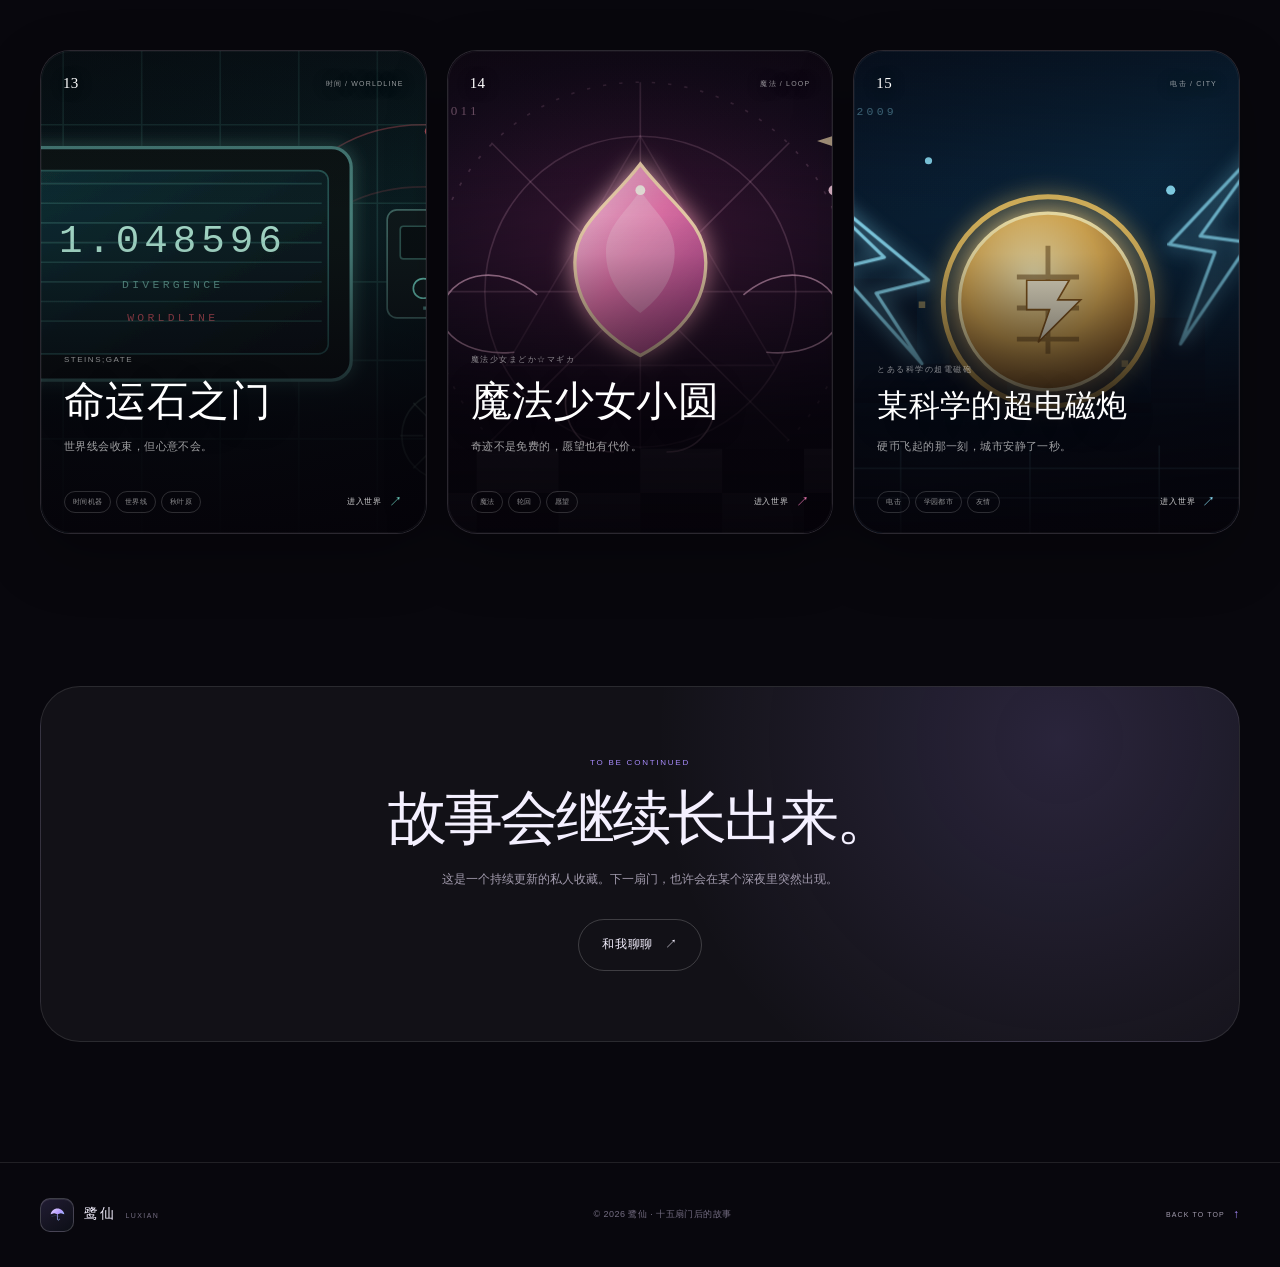
<file: worlds.html>
<!doctype html>
<html lang="zh-CN" data-theme="night" data-tone="dark">
<head>
  <meta charset="utf-8">
  <meta name="viewport" content="width=device-width, initial-scale=1">
  <title>番剧世界 · 鹭仙 — 十五扇门后的故事</title>
  <meta name="description" content="鹭仙的番剧世界：FX战士久留美、轻音少女、宝可梦、言叶之庭、CLANNAD、辉夜大小姐想让我告白、百变小樱、干物妹！小埋、我的妹妹不可能那么可爱、物语系列、秒速五厘米、败犬女主太多了、命运石之门、魔法少女小圆、某科学的超电磁炮。点击任意一扇门，进入我喜欢的故事。">
  <meta name="author" content="鹭仙 Luxian">
  <meta name="theme-color" content="#08070d">
  <meta name="color-scheme" content="dark light">
  <link rel="canonical" href="https://luxian120.github.io/worlds.html">
  <link rel="icon" href="assets/mark.svg" type="image/svg+xml">
  <link rel="apple-touch-icon" href="assets/avatar.jpg">

  <meta property="og:type" content="website">
  <meta property="og:locale" content="zh_CN">
  <meta property="og:site_name" content="鹭仙 · Luxian">
  <meta property="og:title" content="番剧世界 · 鹭仙 — 十五扇门后的故事">
  <meta property="og:description" content="十五部作品，十五种进入方式。点击任意一扇门，进入我喜欢的番剧世界。">
  <meta property="og:url" content="https://luxian120.github.io/worlds.html">
  <meta property="og:image" content="https://luxian120.github.io/assets/og-worlds.png">
  <meta property="og:image:width" content="1200">
  <meta property="og:image:height" content="630">
  <meta property="og:image:alt" content="鹭仙的番剧世界：十五扇门后的故事">
  <meta name="twitter:card" content="summary_large_image">
  <meta name="twitter:title" content="番剧世界 · 鹭仙 — 十五扇门后的故事">
  <meta name="twitter:description" content="十五部作品，十五种进入方式。点击任意一扇门，进入我喜欢的番剧世界。">
  <meta name="twitter:image" content="https://luxian120.github.io/assets/og-worlds.png">

  <script>
    (function () {
      try {
        var moods = {
          day: ['light', '#f5efe5'],
          rain: ['light', '#e6eff3'],
          night: ['dark', '#08070d'],
          bloom: ['light', '#f7eef3']
        };
        var saved = localStorage.getItem('luxian-mood');
        if (!moods[saved]) {
          var legacy = localStorage.getItem('luxian-theme');
          saved = legacy === 'light' ? 'day' : legacy === 'dark' ? 'night' : 'night';
        }
        if (!moods[saved]) saved = 'night';
        document.documentElement.setAttribute('data-theme', saved);
        document.documentElement.setAttribute('data-tone', moods[saved][0]);
        document.documentElement.style.colorScheme = moods[saved][0] === 'dark' ? 'dark' : 'light';
        document.querySelector('meta[name="theme-color"]').setAttribute('content', moods[saved][1]);
      } catch (e) {}
      document.documentElement.classList.add('js');
    })();
  </script>

  <link rel="stylesheet" href="styles.css">
  <link rel="stylesheet" href="worlds.css">
</head>
<body class="worlds-page">
  <a class="skip-link" href="#main">跳至主要内容</a>
  <div class="noise" aria-hidden="true"></div>
  <div class="scroll-progress" aria-hidden="true"><span></span></div>

  <div class="worlds-wallpaper" id="worlds-wallpaper" aria-hidden="true">
    <div class="wallpaper-slides" id="wallpaper-slides"></div>
    <canvas class="wallpaper-particles" id="wallpaper-particles"></canvas>
    <span class="wallpaper-veil"></span>
  </div>

  <svg class="svg-sprite" aria-hidden="true" focusable="false" xmlns="http://www.w3.org/2000/svg">
    <symbol id="art-fx" viewBox="0 0 400 300" preserveAspectRatio="xMidYMid slice">
      <defs>
        <linearGradient id="fx-bg" x1="0" y1="0" x2="400" y2="300" gradientUnits="userSpaceOnUse">
          <stop stop-color="#08130e"/>
          <stop offset=".55" stop-color="#050c09"/>
          <stop offset="1" stop-color="#020504"/>
        </linearGradient>
        <pattern id="fx-grid" width="20" height="20" patternUnits="userSpaceOnUse">
          <path d="M20 0H0V20" fill="none" stroke="#7dffb0" stroke-opacity=".075" stroke-width=".7"/>
        </pattern>
        <filter id="fx-glow" x="-80%" y="-80%" width="260%" height="260%">
          <feGaussianBlur stdDeviation="5" result="b"/>
          <feMerge><feMergeNode in="b"/><feMergeNode in="SourceGraphic"/></feMerge>
        </filter>
      </defs>
      <rect width="400" height="300" fill="url(#fx-bg)"/>
      <rect width="400" height="300" fill="url(#fx-grid)"/>
      <text x="308" y="107" fill="none" stroke="#7dffb0" stroke-opacity=".13" stroke-width="1.2" font-family="Georgia, serif" font-size="92" font-weight="700" letter-spacing="4">FX</text>
      <path d="M-10 236C42 220 68 182 106 198s66-61 112-38 76-71 132-53 44 7 60 1" fill="none" stroke="#7dffb0" stroke-opacity=".42" stroke-width="1.4"/>
      <path d="M-10 236C42 220 68 182 106 198s66-61 112-38 76-71 132-53 44 7 60 1" fill="none" stroke="#7dffb0" stroke-opacity=".1" stroke-width="7"/>
      <g stroke-width="1.1">
        <g stroke="#ff5d5d" fill="#ff5d5d">
          <line x1="39" y1="196" x2="39" y2="253"/><rect x="34" y="214" width="10" height="24" fill-opacity=".8"/>
          <line x1="107" y1="174" x2="107" y2="229"/><rect x="102" y="188" width="10" height="25" fill-opacity=".72"/>
          <line x1="175" y1="158" x2="175" y2="218"/><rect x="170" y="176" width="10" height="27" fill-opacity=".8"/>
          <line x1="243" y1="133" x2="243" y2="190"/><rect x="238" y="148" width="10" height="25" fill-opacity=".72"/>
          <line x1="311" y1="103" x2="311" y2="160"/><rect x="306" y="118" width="10" height="25" fill-opacity=".8"/>
        </g>
        <g stroke="#70f0a8" fill="#70f0a8">
          <line x1="73" y1="185" x2="73" y2="242"/><rect x="68" y="201" width="10" height="26" fill-opacity=".8"/>
          <line x1="141" y1="169" x2="141" y2="226"/><rect x="136" y="183" width="10" height="27" fill-opacity=".72"/>
          <line x1="209" y1="144" x2="209" y2="201"/><rect x="204" y="160" width="10" height="25" fill-opacity=".8"/>
          <line x1="277" y1="121" x2="277" y2="178"/><rect x="272" y="136" width="10" height="25" fill-opacity=".72"/>
          <line x1="345" y1="92" x2="345" y2="149"/><rect x="340" y="108" width="10" height="25" fill-opacity=".8"/>
        </g>
      </g>
      <circle cx="346" cy="92" r="3.6" fill="#d9ffe8" filter="url(#fx-glow)"/>
      <circle cx="346" cy="92" r="12" fill="none" stroke="#70f0a8" stroke-opacity=".35"/>
      <g fill="none" stroke="#ff5d5d" stroke-opacity=".3">
        <circle cx="331" cy="53" r="25"/><circle cx="331" cy="53" r="34"/>
      </g>
      <text x="24" y="48" fill="#70f0a8" fill-opacity=".44" font-family="monospace" font-size="9" letter-spacing="2">USD / JPY</text>
      <text x="24" y="61" fill="#d9ffe8" fill-opacity=".78" font-family="monospace" font-size="10" letter-spacing="1">148.72  +0.84%</text>
    </symbol>

    <symbol id="art-kon" viewBox="0 0 400 300" preserveAspectRatio="xMidYMid slice">
      <defs>
        <linearGradient id="kon-bg" x1="0" y1="0" x2="400" y2="300" gradientUnits="userSpaceOnUse">
          <stop stop-color="#f8e8cf"/>
          <stop offset=".48" stop-color="#efc9ad"/>
          <stop offset="1" stop-color="#dca18e"/>
        </linearGradient>
        <radialGradient id="kon-sun" cx="50%" cy="50%" r="50%">
          <stop stop-color="#fff8da" stop-opacity=".95"/>
          <stop offset="1" stop-color="#fff8da" stop-opacity="0"/>
        </radialGradient>
      </defs>
      <rect width="400" height="300" fill="url(#kon-bg)"/>
      <circle cx="330" cy="58" r="96" fill="url(#kon-sun)"/>
      <path d="M0 0h140L0 116Z" fill="#fff6df" opacity=".3"/>
      <g stroke="#8d5b43" stroke-opacity=".25" stroke-width="1">
        <path d="M-10 222H410"/><path d="M-10 231H410"/><path d="M-10 240H410"/><path d="M-10 249H410"/><path d="M-10 258H410"/>
      </g>
      <g fill="#8d5b43">
        <g transform="translate(65 226)"><ellipse cx="0" cy="0" rx="8" ry="5.5" transform="rotate(-20)"/><path d="M7-2 7-33" stroke="#8d5b43" stroke-width="1.6"/></g>
        <g transform="translate(174 247)"><ellipse cx="0" cy="0" rx="7" ry="5" transform="rotate(-20)"/><path d="M6-2 6-28" stroke="#8d5b43" stroke-width="1.6"/></g>
        <g transform="translate(365 214)"><ellipse cx="0" cy="0" rx="8" ry="5.5" transform="rotate(-20)"/><path d="M7-2 7-35" stroke="#8d5b43" stroke-width="1.6"/></g>
      </g>
      <g transform="translate(126 162) rotate(-24)">
        <ellipse cx="0" cy="0" rx="54" ry="43" fill="#9d6048" opacity=".9"/>
        <ellipse cx="0" cy="0" rx="42" ry="33" fill="#c8815c" opacity=".92"/>
        <circle cx="0" cy="0" r="13" fill="#4d2c24"/>
        <circle cx="0" cy="0" r="5" fill="#e8b67d"/>
        <rect x="38" y="-9" width="105" height="18" rx="5" fill="#6f4030"/>
        <rect x="136" y="-15" width="42" height="30" rx="4" fill="#4a281f"/>
        <g stroke="#f1d5a8" stroke-opacity=".65" stroke-width=".8">
          <path d="M42-5h130"/><path d="M42 0h130"/><path d="M42 5h130"/>
        </g>
      </g>
      <g transform="translate(307 176)">
        <ellipse cx="0" cy="27" rx="38" ry="8" fill="#8b5b48" opacity=".26"/>
        <path d="M-30 3h60v17c0 12-10 19-30 19S-30 32-30 20Z" fill="#fff9ee" opacity=".9"/>
        <path d="M30 7c14-2 19 5 15 12-3 6-9 7-15 5" fill="none" stroke="#fff9ee" stroke-width="4" stroke-opacity=".85"/>
        <ellipse cx="0" cy="4" rx="30" ry="7" fill="#e8c69a" opacity=".55"/>
        <path d="M-16-3c-4-14 6-19 2-30M5-4c-5-14 7-20 3-33" fill="none" stroke="#fffaf0" stroke-opacity=".55" stroke-width="2" stroke-linecap="round"/>
      </g>
      <g fill="#fff4df" opacity=".6">
        <circle cx="62" cy="82" r="3"/><circle cx="92" cy="57" r="1.7"/><circle cx="259" cy="66" r="2.4"/><circle cx="381" cy="124" r="2"/><circle cx="44" cy="143" r="1.8"/>
      </g>
    </symbol>

    <symbol id="art-pokemon" viewBox="0 0 400 300" preserveAspectRatio="xMidYMid slice">
      <defs>
        <linearGradient id="pk-sky" x1="0" y1="0" x2="0" y2="300" gradientUnits="userSpaceOnUse">
          <stop stop-color="#84d9ff"/><stop offset=".62" stop-color="#d8f5ff"/><stop offset="1" stop-color="#eafbe4"/>
        </linearGradient>
        <linearGradient id="pk-hill" x1="0" y1="0" x2="0" y2="180" gradientUnits="userSpaceOnUse">
          <stop stop-color="#8ed777"/><stop offset="1" stop-color="#4e9b61"/>
        </linearGradient>
      </defs>
      <rect width="400" height="300" fill="url(#pk-sky)"/>
      <circle cx="70" cy="56" r="28" fill="#fff5bf" opacity=".9"/>
      <circle cx="70" cy="56" r="44" fill="#fff5bf" opacity=".22"/>
      <g fill="#fff" opacity=".65">
        <ellipse cx="210" cy="54" rx="31" ry="12"/><ellipse cx="235" cy="48" rx="22" ry="14"/><ellipse cx="188" cy="51" rx="19" ry="10"/>
        <ellipse cx="330" cy="92" rx="22" ry="8"/><ellipse cx="347" cy="88" rx="15" ry="9"/>
      </g>
      <path d="M-20 208C60 170 101 196 157 188s94-52 152-32 84 30 111 20v124H-20Z" fill="url(#pk-hill)"/>
      <path d="M-20 246c70-39 120-30 184-17s128 10 256-25v96H-20Z" fill="#2f7650"/>
      <path d="M186 300c3-43 17-66 36-82 19 16 33 39 36 82Z" fill="#e9d7a9" opacity=".8"/>
      <g stroke="#215b3a" stroke-width="2.4" stroke-linecap="round" opacity=".8">
        <path d="M24 300c-2-25 2-43 12-59M38 300c8-19 14-32 28-43M58 300c-3-18 0-30 7-43M347 300c-3-22 0-37 12-52M362 300c7-17 12-27 24-36M327 300c-5-14-4-25 0-35"/>
      </g>
      <g transform="translate(286 151) rotate(10)">
        <ellipse cx="0" cy="5" rx="58" ry="16" fill="#194331" opacity=".22"/>
        <circle cx="0" cy="0" r="62" fill="#f8f7f1" stroke="#26272b" stroke-width="4"/>
        <path d="M-60 0a60 60 0 0 1 120 0Z" fill="#ef4e50" stroke="#26272b" stroke-width="4"/>
        <rect x="-60" y="-5" width="120" height="10" fill="#26272b"/>
        <circle cx="0" cy="0" r="20" fill="#f8f7f1" stroke="#26272b" stroke-width="4"/>
        <circle cx="0" cy="0" r="10" fill="#dce9ed" stroke="#26272b" stroke-width="3"/>
        <circle cx="-25" cy="-31" r="12" fill="#fff" opacity=".45"/>
      </g>
      <g fill="#fff" opacity=".8">
        <path d="m103 118 3.2 8.8 8.8 3.2-8.8 3.2-3.2 8.8-3.2-8.8-8.8-3.2 8.8-3.2Z"/>
        <path d="m337 55 2.2 6.2 6.2 2.2-6.2 2.2-2.2 6.2-2.2-6.2-6.2-2.2 6.2-2.2Z"/>
      </g>
    </symbol>

    <symbol id="art-garden" viewBox="0 0 400 300" preserveAspectRatio="xMidYMid slice">
      <defs>
        <linearGradient id="gd-bg" x1="0" y1="0" x2="400" y2="300" gradientUnits="userSpaceOnUse">
          <stop stop-color="#0b211d"/><stop offset=".55" stop-color="#12342b"/><stop offset="1" stop-color="#081713"/>
        </linearGradient>
        <radialGradient id="gd-light" cx="50%" cy="32%" r="58%">
          <stop stop-color="#9ac7a6" stop-opacity=".25"/><stop offset="1" stop-color="#9ac7a6" stop-opacity="0"/>
        </radialGradient>
      </defs>
      <rect width="400" height="300" fill="url(#gd-bg)"/>
      <rect width="400" height="300" fill="url(#gd-light)"/>
      <g stroke="#b9dfcf" stroke-opacity=".17" stroke-width=".8">
        <path d="M28-10 10 180M72-10 54 210M118-10 98 150M166-10 148 190M210-10 192 230M254-10 238 170M300-10 282 210M346-10 328 160M390-10 372 220"/>
        <path d="M48 0 30 220M94 0 78 180M142 0 126 240M236 0 218 210M278 0 262 190M324 0 306 240M370 0 354 200"/>
      </g>
      <g opacity=".75">
        <path d="M69 159A137 137 0 0 1 343 159c-18-6-31 14-50 4-18-10-31 12-50 2-19-10-33 13-52 3-19-10-34 10-53 1-19-9-36 11-55 2-12-6-18 5-14-12Z" fill="#5d4381"/>
        <path d="M69 159A137 137 0 0 1 343 159" fill="none" stroke="#c4b5fd" stroke-opacity=".55" stroke-width="1.2"/>
        <g stroke="#bca7ea" stroke-opacity=".34" stroke-width=".8">
          <path d="M206 29v130M137 45c23 40 41 78 55 114M275 45c-23 40-41 78-55 114"/>
        </g>
        <path d="M206 159v58c0 24 29 25 29 5" fill="none" stroke="#d8c9f7" stroke-width="2" stroke-linecap="round" opacity=".8"/>
      </g>
      <g fill="none" stroke="#9ed8c3">
        <ellipse cx="103" cy="263" rx="44" ry="10" stroke-opacity=".25"/>
        <ellipse cx="103" cy="263" rx="27" ry="6" stroke-opacity=".18"/>
        <ellipse cx="300" cy="279" rx="55" ry="12" stroke-opacity=".22"/>
        <ellipse cx="300" cy="279" rx="32" ry="7" stroke-opacity=".15"/>
      </g>
      <g fill="#7eb59c" opacity=".45">
        <path d="M35 207c22-17 38-6 32 10-5 13-25 10-32-10Z"/>
        <path d="M357 234c-22-16-37-5-31 10 5 13 24 9 31-10Z"/>
      </g>
      <g stroke="#d9f2e8" stroke-opacity=".45" stroke-width="1.2" stroke-linecap="round">
        <path d="M90 96v20M141 68v14M267 80v22M323 48v17M369 111v14"/>
      </g>
    </symbol>

    <symbol id="art-clannad" viewBox="0 0 400 300" preserveAspectRatio="xMidYMid slice">
      <defs>
        <linearGradient id="cl-bg" x1="0" y1="0" x2="0" y2="300" gradientUnits="userSpaceOnUse">
          <stop stop-color="#f4c27f"/><stop offset=".45" stop-color="#e4917d"/><stop offset=".78" stop-color="#a26071"/><stop offset="1" stop-color="#4d355a"/>
        </linearGradient>
        <radialGradient id="cl-sun" cx="50%" cy="50%" r="50%">
          <stop stop-color="#fff1bd" stop-opacity=".95"/><stop offset="1" stop-color="#ffe3a5" stop-opacity="0"/>
        </radialGradient>
      </defs>
      <rect width="400" height="300" fill="url(#cl-bg)"/>
      <circle cx="292" cy="98" r="96" fill="url(#cl-sun)"/>
      <circle cx="292" cy="98" r="42" fill="#ffe9b8" opacity=".9"/>
      <g stroke="#ffe7c0" stroke-opacity=".18" stroke-width="1">
        <path d="M292 98 72 0M292 98 142 0M292 98 222 0M292 98 374 0M292 98 400 52M292 98 400 150M292 98 390 234"/>
      </g>
      <path d="M-20 210c74-42 130-31 190-6s137 12 250-35v151H-20Z" fill="#7d4b67" opacity=".72"/>
      <path d="M-20 248c76-24 137-11 207 5s134 4 233-29v96H-20Z" fill="#3d2b4d" opacity=".9"/>
      <path d="M165 300c13-34 28-61 49-81 21 21 35 48 47 81Z" fill="#e7b58e" opacity=".32"/>
      <g transform="translate(195 185)">
        <path d="M0 45V-54" stroke="#7a5039" stroke-width="4" stroke-linecap="round" opacity=".8"/>
        <g transform="translate(0 -54)">
          <circle cx="0" cy="0" r="23" fill="#fff8e8" stroke="#7a5039" stroke-width="1.5"/>
          <circle cx="-7" cy="-2" r="1.7" fill="#60402e"/><circle cx="7" cy="-2" r="1.7" fill="#60402e"/>
          <path d="M-5 6c3 3 7 3 10 0" fill="none" stroke="#60402e" stroke-width="1.2" stroke-linecap="round"/>
        </g>
        <g transform="translate(0 -21)">
          <circle cx="0" cy="0" r="22" fill="#f6d0bc" stroke="#7a5039" stroke-width="1.5"/>
          <circle cx="-6" cy="-2" r="1.6" fill="#60402e"/><circle cx="6" cy="-2" r="1.6" fill="#60402e"/>
          <path d="M-4 5c3 3 6 3 9 0" fill="none" stroke="#60402e" stroke-width="1.1" stroke-linecap="round"/>
        </g>
        <g transform="translate(0 10)">
          <circle cx="0" cy="0" r="21" fill="#fff0d2" stroke="#7a5039" stroke-width="1.5"/>
          <circle cx="-6" cy="-2" r="1.5" fill="#60402e"/><circle cx="6" cy="-2" r="1.5" fill="#60402e"/>
          <path d="M-4 5c3 3 5 3 8 0" fill="none" stroke="#60402e" stroke-width="1.1" stroke-linecap="round"/>
        </g>
      </g>
      <g fill="#ffe9cf" opacity=".55">
        <ellipse cx="55" cy="70" rx="4" ry="2" transform="rotate(-28 55 70)"/>
        <ellipse cx="98" cy="113" rx="3" ry="1.6" transform="rotate(18 98 113)"/>
        <ellipse cx="350" cy="61" rx="4" ry="2" transform="rotate(-35 350 61)"/>
        <ellipse cx="367" cy="148" rx="3" ry="1.5" transform="rotate(22 367 148)"/>
        <ellipse cx="110" cy="46" rx="2.4" ry="1.3" transform="rotate(-10 110 46)"/>
      </g>
    </symbol>

    <symbol id="art-kaguya" viewBox="0 0 400 300" preserveAspectRatio="xMidYMid slice">
      <defs>
        <linearGradient id="kg-bg" x1="0" y1="0" x2="400" y2="300" gradientUnits="userSpaceOnUse">
          <stop stop-color="#300a19"/><stop offset=".52" stop-color="#19060f"/><stop offset="1" stop-color="#0b0308"/>
        </linearGradient>
        <linearGradient id="kg-gold" x1="0" y1="0" x2="1" y2="1">
          <stop stop-color="#ffe5a3"/><stop offset="1" stop-color="#b88638"/>
        </linearGradient>
        <filter id="kg-glow" x="-80%" y="-80%" width="260%" height="260%">
          <feGaussianBlur stdDeviation="8" result="b"/>
          <feMerge><feMergeNode in="b"/><feMergeNode in="SourceGraphic"/></feMerge>
        </filter>
      </defs>
      <rect width="400" height="300" fill="url(#kg-bg)"/>
      <text x="22" y="225" fill="none" stroke="#ffdf9a" stroke-opacity=".1" stroke-width="1.2" font-family="'Songti SC', 'SimSun', serif" font-size="170" font-weight="600">恋</text>
      <circle cx="320" cy="78" r="58" fill="#ffe7b0" opacity=".92" filter="url(#kg-glow)"/>
      <circle cx="342" cy="62" r="54" fill="#1a0610"/>
      <g fill="none" stroke="url(#kg-gold)" stroke-opacity=".65">
        <path d="M63 93c34-23 80-23 112 4M61 93c31 27 77 31 113 15" stroke-width="1.4"/>
        <path d="M84 74c-10 18-11 39-4 58M120 62c-14 23-18 48-11 72"/>
      </g>
      <g transform="translate(122 120) rotate(-12)">
        <rect x="-49" y="-31" width="98" height="62" rx="4" fill="#8e1c32" stroke="#e5b96e" stroke-width="1.2"/>
        <path d="m-49-31 49 34 49-34" fill="none" stroke="#e5b96e" stroke-width="1.2"/>
        <path d="M0 3c-8-13-28-4-28 7 0 13 21 20 28 27 7-7 28-14 28-27 0-11-20-20-28-7Z" fill="#d72d4d" stroke="#ffcc7a" stroke-width=".8"/>
      </g>
      <g fill="#ffdf9a">
        <path d="m87 186 3 9 9 3-9 3-3 9-3-9-9-3 9-3Z" opacity=".8"/>
        <path d="m345 174 2.3 7 7 2.3-7 2.3-2.3 7-2.3-7-7-2.3 7-2.3Z" opacity=".65"/>
        <path d="m267 226 2 6 6 2-6 2-2 6-2-6-6-2 6-2Z" opacity=".5"/>
      </g>
      <g fill="none" stroke="#c64159" stroke-opacity=".38">
        <circle cx="294" cy="241" r="42"/><circle cx="330" cy="241" r="42"/>
      </g>
      <path d="M-20 288c88-16 170-16 250 0M-20 300c88-16 170-16 250 0" stroke="#e5b96e" stroke-opacity=".2" fill="none"/>
    </symbol>

    <symbol id="art-sakura" viewBox="0 0 400 300" preserveAspectRatio="xMidYMid slice">
      <defs>
        <linearGradient id="sk-bg" x1="0" y1="0" x2="400" y2="300" gradientUnits="userSpaceOnUse">
          <stop stop-color="#3d172f"/><stop offset=".55" stop-color="#241022"/><stop offset="1" stop-color="#120811"/>
        </linearGradient>
        <radialGradient id="sk-light" cx="50%" cy="50%" r="50%">
          <stop stop-color="#ffd9e8" stop-opacity=".62"/><stop offset="1" stop-color="#ffd9e8" stop-opacity="0"/>
        </radialGradient>
        <filter id="sk-soft" x="-60%" y="-60%" width="220%" height="220%">
          <feGaussianBlur stdDeviation="5" result="b"/>
          <feMerge><feMergeNode in="b"/><feMergeNode in="SourceGraphic"/></feMerge>
        </filter>
      </defs>
      <rect width="400" height="300" fill="url(#sk-bg)"/>
      <circle cx="286" cy="105" r="135" fill="url(#sk-light)"/>
      <g transform="translate(192 142)" fill="none" stroke="#f8d8e4" stroke-width="1">
        <circle r="103" stroke-opacity=".45" stroke-dasharray="2 9"/>
        <circle r="77" stroke-opacity=".3"/>
        <path d="M0-77 18-24 77 0 18 24 0 77-18 24-77 0-18-24Z" stroke-opacity=".62"/>
        <circle r="37" stroke-opacity=".5"/>
      </g>
      <g transform="translate(77 176) rotate(-18)">
        <rect x="-35" y="-48" width="70" height="96" rx="7" fill="#fff5f9" stroke="#f5c4d6" stroke-width="1.4" opacity=".94"/>
        <path d="m0-22 7 15 16 2-12 12 3 16-14-8-14 8 3-16-12-12 16-2Z" fill="#e887a8" opacity=".75"/>
        <path d="M-20 27h40" stroke="#e887a8" stroke-opacity=".35" stroke-width="1"/>
      </g>
      <g transform="translate(132 198) rotate(11)">
        <rect x="-31" y="-44" width="62" height="88" rx="6" fill="#f9e7ef" stroke="#eeb4cb" stroke-width="1.2" opacity=".88"/>
        <path d="M-18 17c10-28 24-34 38-40-4 19-14 31-38 40Z" fill="#f3cd7a" opacity=".7"/>
      </g>
      <g transform="translate(188 167) rotate(-5)">
        <rect x="-38" y="-52" width="76" height="104" rx="8" fill="#fff8fb" stroke="#f0adc8" stroke-width="1.4" opacity=".94"/>
        <circle cx="0" cy="-8" r="19" fill="none" stroke="#d56b93" stroke-width="1.2"/>
        <path d="M0-23 5-12 17-10 8 0 10 12 0 6-10 12-8 0-17-10-5-12Z" fill="#ef9fba" opacity=".7"/>
        <path d="M-22 30h44" stroke="#d56b93" stroke-opacity=".35"/>
      </g>
      <g filter="url(#sk-soft)">
        <path d="M295 235 345 97" stroke="#f3cd7a" stroke-width="3.5" stroke-linecap="round"/>
        <path d="m345 97 5-18 12 13 19-2-11 15 3 19-16-10-17 8 7-17Z" fill="#ffe5a3" opacity=".9"/>
        <circle cx="345" cy="97" r="22" fill="#ffe5a3" opacity=".22"/>
      </g>
      <g fill="#fbd4e2">
        <ellipse cx="53" cy="96" rx="5" ry="2.5" transform="rotate(-28 53 96)" opacity=".7"/>
        <ellipse cx="312" cy="47" rx="4" ry="2" transform="rotate(18 312 47)" opacity=".55"/>
        <ellipse cx="363" cy="173" rx="4" ry="2" transform="rotate(-35 363 173)" opacity=".5"/>
        <ellipse cx="100" cy="61" rx="3" ry="1.5" transform="rotate(15 100 61)" opacity=".5"/>
        <ellipse cx="256" cy="245" rx="5" ry="2.3" transform="rotate(22 256 245)" opacity=".45"/>
      </g>
      <text x="24" y="50" fill="#f5c4d6" fill-opacity=".48" font-family="Georgia, serif" font-size="9" letter-spacing="2">CARDCAPTOR</text>
    </symbol>

    <symbol id="art-umaru" viewBox="0 0 400 300" preserveAspectRatio="xMidYMid slice">
      <defs>
        <linearGradient id="um-bg" x1="0" y1="0" x2="400" y2="300" gradientUnits="userSpaceOnUse">
          <stop stop-color="#f7c982"/><stop offset=".58" stop-color="#e9a661"/><stop offset="1" stop-color="#b9774f"/>
        </linearGradient>
        <linearGradient id="um-window" x1="0" y1="0" x2="0" y2="1">
          <stop stop-color="#28355f"/><stop offset="1" stop-color="#15132b"/>
        </linearGradient>
      </defs>
      <rect width="400" height="300" fill="url(#um-bg)"/>
      <rect x="254" y="16" width="128" height="124" rx="5" fill="url(#um-window)" stroke="#8d5a3d" stroke-width="5"/>
      <path d="M318 16v124M254 76h128" stroke="#8d5a3d" stroke-width="4"/>
      <circle cx="351" cy="44" r="12" fill="#ffe9b0" opacity=".8"/>
      <path d="M0 247c75-25 125-18 192-5s122 15 208-16v74H0Z" fill="#6f4638" opacity=".35"/>
      <rect x="67" y="213" width="267" height="12" rx="6" fill="#8d5a3d"/>
      <path d="M73 223c35 29 63 39 105 24 41-15 70 18 115 4 21-7 39-18 55-28v39c-28 16-56 23-88 23-56 0-84-17-124-10-32 5-49 0-63-8Z" fill="#f3a84f"/>
      <path d="M75 224c35 29 63 40 105 25 41-15 70 18 115 4 21-7 39-19 55-29" fill="none" stroke="#ffd79b" stroke-width="2" opacity=".7"/>
      <g transform="translate(263 163)">
        <circle cx="0" cy="0" r="57" fill="#f7b55f"/>
        <path d="M-57-16c-8-29 17-49 35-38 11 7 4 24 22 15 19-9 37 4 38 23 1 12-7 18-14 27-15 20-64 24-81 5-6-7-5-19 0-32Z" fill="#f7b55f"/>
        <ellipse cx="-19" cy="-2" rx="4" ry="5" fill="#553322"/>
        <ellipse cx="19" cy="-2" rx="4" ry="5" fill="#553322"/>
        <path d="M-8 12c5 4 11 4 16 0" fill="none" stroke="#553322" stroke-width="1.7" stroke-linecap="round"/>
        <path d="M-40 24c-8 13-7 22 5 24M40 24c8 13 7 22-5 24" fill="none" stroke="#d9863e" stroke-width="2" stroke-linecap="round" opacity=".8"/>
      </g>
      <g transform="translate(89 185) rotate(-9)">
        <path d="M-22-28h44l-4 54c-1 7-7 10-18 10s-17-3-18-10Z" fill="#f26c50" stroke="#ffe1b8" stroke-width="1"/>
        <path d="M-22-28h44l-8 13H-14Z" fill="#ffd28c"/>
        <text x="0" y="12" text-anchor="middle" fill="#fff1d0" font-family="Segoe UI, sans-serif" font-size="8" font-weight="700" letter-spacing="1">SNACK</text>
      </g>
      <g transform="translate(142 183)">
        <rect x="-11" y="-31" width="22" height="62" rx="6" fill="#e04f5f"/>
        <rect x="-11" y="-9" width="22" height="13" fill="#fff2dc"/>
        <path d="M-6-20h12" stroke="#fff2dc" stroke-width="2" stroke-linecap="round" opacity=".7"/>
      </g>
      <g transform="translate(322 207) rotate(-8)">
        <rect x="-23" y="-12" width="46" height="24" rx="11" fill="#343247" stroke="#f4d4b1" stroke-width="1.2"/>
        <circle cx="-12" cy="0" r="3.5" fill="#f4d4b1"/>
        <circle cx="8" cy="-4" r="3" fill="#f08f9d"/>
        <circle cx="16" cy="4" r="3" fill="#7fd8c3"/>
      </g>
      <g fill="#ffe8b7" opacity=".65">
        <circle cx="55" cy="65" r="3"/><circle cx="217" cy="52" r="2"/><circle cx="365" cy="174" r="2.5"/><circle cx="220" cy="105" r="1.6"/>
      </g>
    </symbol>

    <symbol id="art-oreimo" viewBox="0 0 400 300" preserveAspectRatio="xMidYMid slice">
      <defs>
        <linearGradient id="or-bg" x1="0" y1="0" x2="400" y2="300" gradientUnits="userSpaceOnUse">
          <stop stop-color="#10152e"/><stop offset=".52" stop-color="#16112a"/><stop offset="1" stop-color="#08070f"/>
        </linearGradient>
        <linearGradient id="or-door" x1="0" y1="0" x2="0" y2="1">
          <stop stop-color="#ffe1f0"/><stop offset="1" stop-color="#e45691"/>
        </linearGradient>
        <filter id="or-glow" x="-80%" y="-80%" width="260%" height="260%">
          <feGaussianBlur stdDeviation="7" result="b"/>
          <feMerge><feMergeNode in="b"/><feMergeNode in="SourceGraphic"/></feMerge>
        </filter>
      </defs>
      <rect width="400" height="300" fill="url(#or-bg)"/>
      <g fill="#121a33">
        <rect x="-10" y="84" width="62" height="216"/><rect x="54" y="46" width="48" height="254"/>
        <rect x="305" y="58" width="52" height="242"/><rect x="359" y="100" width="50" height="200"/>
      </g>
      <g opacity=".85">
        <rect x="12" y="106" width="22" height="92" rx="2" fill="#e45691" opacity=".2"/>
        <rect x="12" y="106" width="22" height="92" rx="2" fill="none" stroke="#ef6fa6" stroke-opacity=".6"/>
        <path d="M17 120h12M17 133h12M17 146h8M17 159h12" stroke="#ffd0e0" stroke-width="1.2" opacity=".65"/>
        <rect x="323" y="86" width="24" height="108" rx="2" fill="#5fd4ee" opacity=".14"/>
        <rect x="323" y="86" width="24" height="108" rx="2" fill="none" stroke="#83d8ee" stroke-opacity=".55"/>
        <path d="M329 101h12M329 114h12M329 127h8M329 140h12" stroke="#d4f8ff" stroke-width="1.2" opacity=".58"/>
      </g>
      <path d="M0 300 103 169h194l103 131Z" fill="#0d1020"/>
      <path d="M158 300 191 169h18l33 131Z" fill="#1b1830"/>
      <g transform="translate(200 137)">
        <rect x="-57" y="-72" width="114" height="160" rx="3" fill="#0b0914" stroke="#7c5ba7" stroke-width="1.6"/>
        <rect x="-45" y="-60" width="90" height="136" fill="url(#or-door)" opacity=".72"/>
        <path d="M-45-60 0 16l45-76Z" fill="#ffe8f3" opacity=".35"/>
        <path d="M0 16v60" stroke="#ffd0e0" stroke-width="1.2" opacity=".55"/>
        <circle cx="27" cy="-2" r="3.4" fill="#fff0bd"/>
        <path d="M-57-72 0-96l57 24" fill="none" stroke="#7c5ba7" stroke-width="1.6"/>
        <g filter="url(#or-glow)">
          <path d="M0-116c-8-15-31-5-31 9 0 15 24 23 31 31 7-8 31-16 31-31 0-14-23-24-31-9Z" fill="#ef6fa6" opacity=".9"/>
        </g>
      </g>
      <g fill="#ffd6e6">
        <path d="m76 190 3 9 9 3-9 3-3 9-3-9-9-3 9-3Z" opacity=".8"/>
        <path d="m125 228 2 6 6 2-6 2-2 6-2-6-6-2 6-2Z" opacity=".6"/>
        <path d="m302 219 3 9 9 3-9 3-3 9-3-9-9-3 9-3Z" opacity=".7"/>
      </g>
      <g transform="translate(73 78) rotate(-8)">
        <rect x="-30" y="-15" width="60" height="30" rx="14" fill="#25223a" stroke="#c4a6ff" stroke-width="1.2"/>
        <circle cx="-17" cy="0" r="4" fill="#e45691"/>
        <circle cx="4" cy="-6" r="3" fill="#83d8ee"/>
      </g>
      <text x="310" y="258" fill="#ef6fa6" fill-opacity=".36" font-family="monospace" font-size="7" letter-spacing="2">AKIBA / 2010</text>
    </symbol>

    <symbol id="art-monogatari" viewBox="0 0 400 300" preserveAspectRatio="xMidYMid slice">
      <defs>
        <linearGradient id="mg-bg" x1="0" y1="0" x2="400" y2="300" gradientUnits="userSpaceOnUse">
          <stop stop-color="#280b12"/><stop offset=".58" stop-color="#14070b"/><stop offset="1" stop-color="#080407"/>
        </linearGradient>
        <filter id="mg-glow" x="-80%" y="-80%" width="260%" height="260%">
          <feGaussianBlur stdDeviation="6" result="b"/>
          <feMerge><feMergeNode in="b"/><feMergeNode in="SourceGraphic"/></feMerge>
        </filter>
      </defs>
      <rect width="400" height="300" fill="url(#mg-bg)"/>
      <text x="218" y="252" fill="none" stroke="#e76478" stroke-opacity=".18" stroke-width="1.2" font-family="'Songti SC', 'SimSun', serif" font-size="200" font-weight="600">語</text>
      <g stroke="#f3d9d4" stroke-opacity=".28" fill="none">
        <rect x="42" y="54" width="108" height="62" transform="rotate(-8 42 54)"/>
        <rect x="274" y="34" width="93" height="48" transform="rotate(9 274 34)"/>
        <rect x="292" y="192" width="84" height="60" transform="rotate(-6 292 192)"/>
        <path d="M-10 92H110M330 244H420M24 20V96M382 170V270"/>
      </g>
      <g filter="url(#mg-glow)">
        <path d="M206 128c28-40 88-47 121-6-33 40-93 40-121 6Z" fill="#16070b" stroke="#e76478" stroke-width="1.4"/>
        <circle cx="295" cy="124" r="31" fill="#c63d54"/>
        <circle cx="295" cy="124" r="15" fill="#250810"/>
        <circle cx="285" cy="113" r="7" fill="#ffd9dc" opacity=".8"/>
      </g>
      <g stroke="#d9b6ac" stroke-opacity=".5" fill="none">
        <path d="M170 156 98 224M98 156 170 224"/>
        <circle cx="98" cy="156" r="7"/><circle cx="170" cy="156" r="7"/>
        <circle cx="98" cy="224" r="7"/><circle cx="170" cy="224" r="7"/>
      </g>
      <g fill="#d94b5d" opacity=".8">
        <path d="m72 278 2 7 7 2-7 2-2 7-2-7-7-2 7-2Z"/>
        <path d="m352 74 2 6 6 2-6 2-2 6-2-6-6-2 6-2Z" opacity=".6"/>
      </g>
      <g fill="none" stroke="#f0d7cf" stroke-opacity=".4" stroke-width=".8">
        <path d="M28 150h68M28 160h48M28 170h62M28 180h39M28 190h55"/>
        <path d="M238 280h92M238 288h64"/>
      </g>
      <text x="25" y="42" fill="#e76478" fill-opacity=".45" font-family="monospace" font-size="7" letter-spacing="2">ODDITY / 2009</text>
    </symbol>

    <symbol id="art-fivecm" viewBox="0 0 400 300" preserveAspectRatio="xMidYMid slice">
      <defs>
        <linearGradient id="fc-bg" x1="0" y1="0" x2="0" y2="300" gradientUnits="userSpaceOnUse">
          <stop stop-color="#6f9ac3"/><stop offset=".48" stop-color="#d5b9d2"/><stop offset=".78" stop-color="#f4c8c6"/><stop offset="1" stop-color="#f8dfcc"/>
        </linearGradient>
        <radialGradient id="fc-sun" cx="50%" cy="50%" r="50%">
          <stop stop-color="#fff4d4" stop-opacity=".95"/><stop offset="1" stop-color="#fff4d4" stop-opacity="0"/>
        </radialGradient>
      </defs>
      <rect width="400" height="300" fill="url(#fc-bg)"/>
      <circle cx="300" cy="86" r="100" fill="url(#fc-sun)"/>
      <circle cx="300" cy="86" r="33" fill="#fff0c9" opacity=".8"/>
      <g fill="#fff7ee" opacity=".35">
        <ellipse cx="91" cy="67" rx="38" ry="10"/><ellipse cx="119" cy="61" rx="23" ry="11"/>
        <ellipse cx="330" cy="155" rx="30" ry="8"/>
      </g>
      <g stroke="#3f4f74" stroke-opacity=".4" stroke-width="1">
        <path d="M48 0v223M48 90h102M48 137h102M48 184h102M150 76v151M150 110h91M150 147h91M150 184h91M241 94v133"/>
        <path d="M40 90h112M40 137h112M40 184h112M142 76h100M142 110h100M142 147h100M142 184h100"/>
      </g>
      <g fill="#31405f">
        <path d="M0 231h40v-18h28v13h22v-27h33v21h24v-12h35v23h31v-17h38v16h24v-20h31v22h31v-12h33v-14h30v35H0Z" opacity=".75"/>
        <rect x="310" y="218" width="9" height="40"/><rect x="304" y="214" width="21" height="6" rx="2"/>
      </g>
      <rect x="0" y="246" width="400" height="54" fill="#2d3450" opacity=".82"/>
      <path d="M0 261h400M0 283h400" stroke="#d9a7a9" stroke-width="1.2" opacity=".55"/>
      <g stroke="#171c2d" stroke-width="4">
        <path d="M65 247v53M150 247v53M235 247v53M320 247v53"/>
      </g>
      <g fill="#f8f1e5">
        <path d="M52 247h17v53H52Z"/><path d="M137 247h17v53h-17Z"/><path d="M222 247h17v53h-17Z"/><path d="M307 247h17v53h-17Z"/>
      </g>
      <g fill="#f3b9ca">
        <ellipse cx="68" cy="87" rx="5" ry="2.6" transform="rotate(-28 68 87)"/>
        <ellipse cx="95" cy="112" rx="4" ry="2" transform="rotate(14 95 112)"/>
        <ellipse cx="126" cy="57" rx="3.4" ry="1.8" transform="rotate(-20 126 57)"/>
        <ellipse cx="358" cy="202" rx="4.2" ry="2.1" transform="rotate(23 358 202)"/>
        <ellipse cx="212" cy="235" rx="3.6" ry="1.8" transform="rotate(-12 212 235)"/>
        <ellipse cx="280" cy="159" rx="4.6" ry="2.3" transform="rotate(20 280 159)"/>
      </g>
      <g fill="none" stroke="#3f4f74" stroke-opacity=".55">
        <path d="M105 247v-37h13v37M316 247v-45h12v45"/>
        <circle cx="111" cy="207" r="5"/><circle cx="322" cy="199" r="5"/>
      </g>
      <text x="24" y="42" fill="#fff3e6" fill-opacity=".5" font-family="Georgia, serif" font-size="9" letter-spacing="2">5 CM / SEC</text>
    </symbol>

    <symbol id="art-makeine" viewBox="0 0 400 300" preserveAspectRatio="xMidYMid slice">
      <defs>
        <linearGradient id="mk-bg" x1="0" y1="0" x2="400" y2="300" gradientUnits="userSpaceOnUse">
          <stop stop-color="#f2c8cf"/><stop offset=".55" stop-color="#e5d6c8"/><stop offset="1" stop-color="#9ec9c8"/>
        </linearGradient>
        <linearGradient id="mk-window" x1="0" y1="0" x2="0" y2="1">
          <stop stop-color="#8fc8df"/><stop offset="1" stop-color="#e9f3ef"/>
        </linearGradient>
      </defs>
      <rect width="400" height="300" fill="url(#mk-bg)"/>
      <rect x="262" y="18" width="120" height="137" rx="4" fill="url(#mk-window)" stroke="#6b7d79" stroke-width="5"/>
      <path d="M322 18v137M262 82h120" stroke="#6b7d79" stroke-width="4"/>
      <circle cx="348" cy="48" r="14" fill="#fff6d8" opacity=".85"/>
      <g fill="#fff" opacity=".5">
        <ellipse cx="294" cy="55" rx="17" ry="6"/><ellipse cx="307" cy="51" rx="10" ry="6"/>
      </g>
      <path d="M0 238h400v62H0Z" fill="#9d8171" opacity=".32"/>
      <path d="M-10 252h420M-10 270h420" stroke="#80675b" stroke-opacity=".3"/>
      <g>
        <rect x="36" y="192" width="102" height="9" rx="3" fill="#8b6458"/>
        <rect x="48" y="201" width="7" height="45" fill="#725148"/>
        <rect x="118" y="201" width="7" height="45" fill="#725148"/>
        <rect x="43" y="239" width="14" height="6" rx="2" fill="#e9b5bd"/>
      </g>
      <g>
        <rect x="152" y="174" width="96" height="9" rx="3" fill="#8b6458"/>
        <rect x="162" y="183" width="7" height="55" fill="#725148"/>
        <rect x="232" y="183" width="7" height="55" fill="#725148"/>
      </g>
      <g transform="translate(200 137)">
        <path d="M0 13c-12-19-43-7-43 12 0 20 31 31 43 44 12-13 43-24 43-44 0-19-31-31-43-12Z" fill="#e47691" stroke="#fff4f2" stroke-width="1.4"/>
        <path d="m-20 21 36 15" stroke="#ffe9da" stroke-width="5" opacity=".8"/>
        <path d="m-16 32 9-4M5 25l9-4" stroke="#fff4f2" stroke-width="2" stroke-linecap="round"/>
      </g>
      <g transform="translate(307 188)">
        <rect x="-35" y="-16" width="70" height="46" rx="5" fill="#f6d38f" stroke="#8b6458" stroke-width="1.2"/>
        <path d="M-28-9h56v20h-56Z" fill="#d85d67" opacity=".8"/>
        <path d="M-20 2h15M4 2h16" stroke="#fff3dc" stroke-width="3" stroke-linecap="round"/>
      </g>
      <g transform="translate(90 135)">
        <rect x="-15" y="-20" width="46" height="35" rx="4" fill="#4f6d6e" stroke="#f6e8d6" stroke-width="1.2"/>
        <text x="8" y="5" text-anchor="middle" fill="#f8e9d4" font-family="Georgia, serif" font-size="18">0</text>
      </g>
      <g fill="#f6e4d2" opacity=".8">
        <circle cx="66" cy="75" r="3"/><circle cx="213" cy="61" r="2"/><circle cx="365" cy="195" r="2.6"/>
      </g>
      <text x="22" y="42" fill="#6d5952" fill-opacity=".55" font-family="monospace" font-size="7" letter-spacing="2">MAKEINE / 2024</text>
    </symbol>

    <symbol id="art-steins" viewBox="0 0 400 300" preserveAspectRatio="xMidYMid slice">
      <defs>
        <linearGradient id="sg-bg" x1="0" y1="0" x2="400" y2="300" gradientUnits="userSpaceOnUse">
          <stop stop-color="#071216"/><stop offset=".6" stop-color="#0b1f23"/><stop offset="1" stop-color="#060b10"/>
        </linearGradient>
        <linearGradient id="sg-screen" x1="0" y1="0" x2="1" y2="1">
          <stop stop-color="#123238"/><stop offset="1" stop-color="#071518"/>
        </linearGradient>
        <filter id="sg-glow" x="-80%" y="-80%" width="260%" height="260%">
          <feGaussianBlur stdDeviation="5" result="b"/>
          <feMerge><feMergeNode in="b"/><feMergeNode in="SourceGraphic"/></feMerge>
        </filter>
      </defs>
      <rect width="400" height="300" fill="url(#sg-bg)"/>
      <g stroke="#6fd6c4" stroke-opacity=".15" fill="none">
        <path d="M0 48h400M0 96h400M0 144h400M0 192h400M0 240h400M48 0v300M96 0v300M144 0v300M192 0v300M240 0v300M288 0v300M336 0v300"/>
      </g>
      <g fill="none" stroke="#d75b66" stroke-opacity=".45">
        <path d="M-20 240C70 238 68 136 148 134s82-86 168-86 82 58 104 56"/>
        <path d="M-20 260C80 258 74 158 154 156s84-70 162-70 80 44 104 42" stroke-opacity=".2"/>
      </g>
      <g filter="url(#sg-glow)">
        <rect x="54" y="62" width="218" height="142" rx="12" fill="#0b1417" stroke="#4f8c86" stroke-width="2"/>
        <rect x="68" y="76" width="190" height="112" rx="6" fill="url(#sg-screen)" stroke="#2c5d5a"/>
        <text x="163" y="126" text-anchor="middle" fill="#b8f3df" font-family="monospace" font-size="24" letter-spacing="3">1.048596</text>
        <text x="163" y="148" text-anchor="middle" fill="#6aa99d" font-family="monospace" font-size="7" letter-spacing="2">DIVERGENCE</text>
        <text x="163" y="168" text-anchor="middle" fill="#d75b66" font-family="monospace" font-size="7" letter-spacing="2">WORLDLINE</text>
        <g stroke="#6fd6c4" stroke-opacity=".2">
          <path d="M72 84h182M72 96h182M72 108h182M72 120h182M72 132h182M72 144h182M72 156h182M72 168h182"/>
        </g>
      </g>
      <g>
        <rect x="294" y="100" width="74" height="66" rx="6" fill="#101b1d" stroke="#446e69"/>
        <rect x="302" y="110" width="42" height="20" rx="2" fill="#0a1214" stroke="#315b55"/>
        <circle cx="354" cy="120" r="7" fill="none" stroke="#d75b66" stroke-width="2"/>
        <circle cx="316" cy="148" r="6" fill="none" stroke="#6fd6c4"/>
        <path d="M330 148h24M316 160h40" stroke="#4f8c86" stroke-width="2"/>
      </g>
      <g fill="#d75b66">
        <circle cx="320" cy="52" r="3"/>
        <circle cx="345" cy="62" r="2" opacity=".7"/>
        <path d="m38 230 2 6 6 2-6 2-2 6-2-6-6-2 6-2Z" opacity=".6"/>
      </g>
      <g fill="none" stroke="#b8f3df" stroke-opacity=".3">
        <circle cx="330" cy="238" r="27"/>
        <path d="M330 210v14M330 252v14M302 238h14M344 238h14M310 218l10 10M340 248l10 10M350 218l-10 10M320 248l-10 10"/>
      </g>
      <text x="22" y="42" fill="#6fd6c4" fill-opacity=".5" font-family="monospace" font-size="7" letter-spacing="2">LAB / 2011</text>
    </symbol>

    <symbol id="art-madoka" viewBox="0 0 400 300" preserveAspectRatio="xMidYMid slice">
      <defs>
        <radialGradient id="md-bg" cx="50%" cy="42%" r="70%">
          <stop stop-color="#3b1634"/><stop offset=".55" stop-color="#190d20"/><stop offset="1" stop-color="#08060f"/>
        </radialGradient>
        <linearGradient id="md-gem" x1="0" y1="0" x2="1" y2="1">
          <stop stop-color="#ffd7ea"/><stop offset=".45" stop-color="#f27bb5"/><stop offset="1" stop-color="#a83f86"/>
        </linearGradient>
        <filter id="md-glow" x="-80%" y="-80%" width="260%" height="260%">
          <feGaussianBlur stdDeviation="7" result="b"/>
          <feMerge><feMergeNode in="b"/><feMergeNode in="SourceGraphic"/></feMerge>
        </filter>
      </defs>
      <rect width="400" height="300" fill="url(#md-bg)"/>
      <g fill="none" stroke="#f2b6d7" stroke-opacity=".2">
        <circle cx="200" cy="150" r="128" stroke-dasharray="2 8"/>
        <circle cx="200" cy="150" r="95"/>
        <path d="M200 22v256M72 150h256M109 59l182 182M291 59 109 241"/>
        <path d="M200 55 282 195H118Z" stroke-opacity=".12"/>
      </g>
      <g opacity=".9">
        <path d="M0 246h400v54H0Z" fill="#0e0916"/>
        <g fill="#e9d9ef" opacity=".22">
          <path d="M0 246h50v27H0ZM100 246h50v27h-50ZM200 246h50v27h-50ZM300 246h50v27h-50Z"/>
          <path d="M50 273h50v27H50ZM150 273h50v27h-50ZM250 273h50v27h-50ZM350 273h50v27h-50Z"/>
        </g>
      </g>
      <g filter="url(#md-glow)">
        <path d="M200 72c18 24 40 36 40 60 0 27-18 45-40 57-22-12-40-30-40-57 0-24 22-36 40-60Z" fill="url(#md-gem)" stroke="#ffe0b8" stroke-width="2"/>
        <path d="M200 88c9 14 21 22 21 38 0 16-9 28-21 37-12-9-21-21-21-37 0-16 12-24 21-38Z" fill="#ffd9e9" opacity=".32"/>
        <circle cx="200" cy="88" r="3" fill="#fff8f0"/>
      </g>
      <g fill="none" stroke="#f2b6d7" stroke-opacity=".7">
        <path d="M137 152c-22-19-49-14-57 4-8 19 15 34 43 31"/>
        <path d="M263 152c22-19 49-14 57 4 8 19-15 34-43 31"/>
        <path d="M155 210c-4 22 10 38 29 38M245 210c4 22-10 38-29 38"/>
      </g>
      <g fill="#f7cbe0">
        <circle cx="78" cy="62" r="2.4"/><circle cx="318" cy="88" r="3"/><circle cx="350" cy="196" r="2"/><circle cx="52" cy="188" r="1.8"/>
      </g>
      <path d="m324 42 4 12 12 4-12 4-4 12-4-12-12-4 12-4Z" fill="#ffe6b8" opacity=".8"/>
      <text x="22" y="42" fill="#f2b6d7" fill-opacity=".55" font-family="Georgia, serif" font-size="8" letter-spacing="2">MAGICA / 2011</text>
    </symbol>

    <symbol id="art-railgun" viewBox="0 0 400 300" preserveAspectRatio="xMidYMid slice">
      <defs>
        <linearGradient id="rg-bg" x1="0" y1="0" x2="400" y2="300" gradientUnits="userSpaceOnUse">
          <stop stop-color="#081425"/><stop offset=".52" stop-color="#0b2941"/><stop offset="1" stop-color="#07101e"/>
        </linearGradient>
        <radialGradient id="rg-coin" cx="42%" cy="36%" r="70%">
          <stop stop-color="#fff3bd"/><stop offset=".55" stop-color="#e7b759"/><stop offset="1" stop-color="#9b6827"/>
        </radialGradient>
        <filter id="rg-glow" x="-100%" y="-100%" width="300%" height="300%">
          <feGaussianBlur stdDeviation="6" result="b"/>
          <feMerge><feMergeNode in="b"/><feMergeNode in="SourceGraphic"/></feMerge>
        </filter>
      </defs>
      <rect width="400" height="300" fill="url(#rg-bg)"/>
      <g fill="#0a1b2e">
        <path d="M0 226h34v-49h28v30h21v-65h38v52h20v-33h35v62h27v-44h39v45h22v-58h33v54h30v-30h32v-46h36v68h35v-38h27v44H0Z"/>
      </g>
      <g fill="#f2cf78" opacity=".55">
        <rect x="22" y="190" width="4" height="4"/><rect x="74" y="176" width="4" height="4"/><rect x="122" y="156" width="4" height="4"/><rect x="188" y="186" width="4" height="4"/><rect x="246" y="192" width="4" height="4"/><rect x="322" y="158" width="4" height="4"/>
      </g>
      <g filter="url(#rg-glow)" stroke="#8fe6ff" stroke-width="2" fill="none">
        <path d="M42 72 101 129 72 136 124 194 96 151 128 143Z" stroke-linejoin="round"/>
        <path d="M340 52 294 116l30 4-42 62 21-56-28-5Z" stroke-linejoin="round" opacity=".8"/>
      </g>
      <g filter="url(#rg-glow)">
        <ellipse cx="201" cy="156" rx="64" ry="64" fill="none" stroke="#e8c263" stroke-width="3"/>
        <circle cx="201" cy="156" r="54" fill="url(#rg-coin)" stroke="#fff1b3" stroke-width="2"/>
        <path d="M201 122v66M182 141h38M182 160h38M182 179h38" stroke="#6a4a1b" stroke-width="3" opacity=".55"/>
        <path d="M188 143h26l-7 12h14l-26 26 7-20h-14Z" fill="#fff8db" stroke="#8a5b1f" stroke-width="1"/>
      </g>
      <g stroke="#8fe6ff" stroke-opacity=".5" fill="none">
        <path d="M-10 258h420M-10 276h420"/>
        <path d="M32 244v56M111 244v56M190 244v56M269 244v56M348 244v56"/>
      </g>
      <g fill="#8fe6ff">
        <circle cx="128" cy="70" r="2.2"/><circle cx="276" cy="88" r="2.8"/><circle cx="322" cy="206" r="2"/><circle cx="66" cy="218" r="1.7"/>
      </g>
      <text x="22" y="42" fill="#8fe6ff" fill-opacity=".55" font-family="monospace" font-size="7" letter-spacing="2">RAILGUN / 2009</text>
    </symbol>
   </svg>

  <header class="site-header world-header" id="site-header">
    <nav class="nav container" aria-label="主导航">
      <a class="brand" href="index.html" aria-label="鹭仙 Luxian，返回首页">
        <span class="brand-mark"><img src="assets/mark.svg" alt="" width="24" height="24"></span>
        <span class="brand-name"><strong>鹭仙</strong><small>LUXIAN</small></span>
      </a>

      <div class="nav-links">
        <a href="index.html"><span>01</span>首页</a>
        <a href="index.html#about"><span>02</span>关于</a>
        <a class="nav-worlds is-active" href="worlds.html" aria-current="page"><span>03</span>番剧世界</a>
        <a class="nav-music" href="music.html"><span>04</span>弦外拾音</a>
        <a class="nav-poetry" href="poetry.html"><span>05</span>孤灯诗话</a>
        <a href="index.html#contact"><span>06</span>联系</a>
      </div>

      <div class="nav-actions">
        <a class="icon-button github-link" href="https://github.com/Luxian120" target="_blank" rel="noopener noreferrer" aria-label="在 GitHub 上查看鹭仙">
          <svg viewBox="0 0 24 24" aria-hidden="true"><path fill="currentColor" d="M12 .7a11.5 11.5 0 0 0-3.64 22.4c.58.1.79-.25.79-.56v-2.2c-3.2.7-3.88-1.36-3.88-1.36-.53-1.33-1.28-1.68-1.28-1.68-1.05-.72.08-.7.08-.7 1.16.08 1.77 1.19 1.77 1.19 1.03 1.76 2.7 1.25 3.36.96.1-.75.4-1.25.73-1.54-2.56-.29-5.26-1.28-5.26-5.68 0-1.25.45-2.28 1.19-3.08-.12-.29-.52-1.46.11-3.04 0 0 .97-.31 3.16 1.18a11 11 0 0 1 5.76 0c2.2-1.49 3.16-1.18 3.16-1.18.63 1.58.23 2.75.11 3.04.74.8 1.19 1.83 1.19 3.08 0 4.41-2.7 5.38-5.27 5.67.41.36.78 1.07.78 2.15v3.2c0 .3.21.66.8.55A11.5 11.5 0 0 0 12 .7Z"/></svg>
        </a>
        <div class="mood-picker" data-mood-picker>
          <button class="icon-button mood-toggle" type="button" aria-label="切换心情主题" aria-haspopup="true" aria-controls="mood-menu" aria-expanded="false" title="切换心情主题">
            <svg viewBox="0 0 24 24" aria-hidden="true"><path d="M12 3a9 9 0 1 0 0 18h1.4a1.7 1.7 0 0 0 1-3.1 1.7 1.7 0 0 1 1-3.1H17a4 4 0 0 0 4-4A8.8 8.8 0 0 0 12 3Z" fill="none" stroke="currentColor" stroke-width="1.4"/><circle cx="7.5" cy="10" r="1.2" fill="currentColor"/><circle cx="10.5" cy="6.8" r="1.2" fill="currentColor"/><circle cx="15" cy="7" r="1.2" fill="currentColor"/><circle cx="17.2" cy="11" r="1.2" fill="currentColor"/></svg>
          </button>
          <div class="mood-menu" id="mood-menu" role="menu" aria-label="心情主题" hidden>
            <div class="mood-menu-head"><span>MOOD</span><span>心情主题</span></div>
            <button class="mood-option" type="button" role="menuitemradio" aria-checked="false" data-mood="day"><span class="mood-swatch" style="--swatch:#d9873d"></span><span class="mood-name">晴<small>DAYLIGHT</small></span><span class="mood-check">✓</span></button>
            <button class="mood-option" type="button" role="menuitemradio" aria-checked="false" data-mood="rain"><span class="mood-swatch" style="--swatch:#5e9db8"></span><span class="mood-name">雨<small>RAIN</small></span><span class="mood-check">✓</span></button>
            <button class="mood-option" type="button" role="menuitemradio" aria-checked="true" data-mood="night"><span class="mood-swatch" style="--swatch:#a78bfa"></span><span class="mood-name">夜<small>MIDNIGHT</small></span><span class="mood-check">✓</span></button>
            <button class="mood-option" type="button" role="menuitemradio" aria-checked="false" data-mood="bloom"><span class="mood-swatch" style="--swatch:#d778a6"></span><span class="mood-name">花<small>BLOOM</small></span><span class="mood-check">✓</span></button>
          </div>
        </div>
        <button class="menu-toggle" type="button" aria-label="打开菜单" aria-expanded="false" aria-controls="mobile-menu">
          <span></span><span></span>
        </button>
      </div>
    </nav>
  </header>

  <div class="mobile-menu" id="mobile-menu" aria-hidden="true">
    <div class="mobile-menu-inner">
      <p class="mobile-kicker">MENU <span>/</span> 目录</p>
      <nav class="mobile-nav" aria-label="移动端导航">
        <a href="index.html"><span>01</span>首页</a>
        <a href="index.html#about"><span>02</span>关于</a>
        <a href="worlds.html"><span>03</span>番剧世界</a>
        <a href="music.html"><span>04</span>弦外拾音</a>
        <a href="poetry.html"><span>05</span>孤灯诗话</a>
        <a href="index.html#contact"><span>06</span>联系</a>
      </nav>
      <div class="mobile-menu-foot">
        <a href="https://github.com/Luxian120" target="_blank" rel="noopener noreferrer">GitHub <span>↗</span></a>
        <p>ShanghaiTech University<br>Computer Science</p>
      </div>
    </div>
  </div>

  <main id="main">
    <section class="worlds-hero" id="top">
      <div class="worlds-hero-bg" aria-hidden="true">
        <span class="wh-orb wh-orb-a"></span>
        <span class="wh-orb wh-orb-b"></span>
        <span class="wh-orb wh-orb-c"></span>
        <span class="wh-grid"></span>
      </div>
      <span class="vertical-note" aria-hidden="true">ANIME WORLDS · 2026</span>

      <div class="worlds-hero-inner container">
        <div class="worlds-hero-copy">
          <p class="eyebrow reveal"><span class="status-dot"></span>PERSONAL ARCHIVE <span class="eyebrow-slash">/</span> 15 STORIES</p>
          <h1 class="worlds-title reveal">喜欢的世界，<br><em>不止一个。</em></h1>
          <p class="worlds-lead reveal">有些故事陪我走过一段时间，后来就住进了心里。这里收藏了十五部我很喜欢的作品，每一扇门后面，都是一小块只属于我的天气。</p>
          <div class="worlds-hero-actions reveal">
            <button class="random-button" type="button" data-random>
              <span>随机进入一个世界</span>
              <svg viewBox="0 0 20 20" aria-hidden="true"><path d="M3 6h2.6c3.8 0 4.8 8 8.8 8H17M14 3l3 3-3 3M3 14h2.6c1.4 0 2.4-1 3.3-2.3M14 11l3 3-3 3" fill="none" stroke="currentColor" stroke-width="1.4" stroke-linecap="round" stroke-linejoin="round"/></svg>
            </button>
            <span class="worlds-hint">点击门牌，进入番剧世界</span>
          </div>
        </div>

        <div class="worlds-constellation reveal" aria-hidden="true">
          <span class="constellation-ring ring-a"></span>
          <span class="constellation-ring ring-b"></span>
          <span class="constellation-core"><strong>15</strong><small>WORLDS<br>IN MY HEART</small></span>
          <span class="constellation-dot dot-a"><i>01</i></span>
          <span class="constellation-dot dot-b"><i>02</i></span>
          <span class="constellation-dot dot-c"><i>03</i></span>
          <span class="constellation-dot dot-d"><i>04</i></span>
          <span class="constellation-dot dot-e"><i>05</i></span>
          <span class="constellation-dot dot-f"><i>06</i></span>
          <span class="constellation-dot dot-g"><i>07</i></span>
          <span class="constellation-dot dot-h"><i>08</i></span>
          <span class="constellation-dot dot-i"><i>09</i></span>
          <span class="constellation-dot dot-j"><i>10</i></span>
          <span class="constellation-dot dot-k"><i>11</i></span>
          <span class="constellation-dot dot-l"><i>12</i></span>
          <span class="constellation-dot dot-m"><i>13</i></span>
          <span class="constellation-dot dot-n"><i>14</i></span>
          <span class="constellation-dot dot-o"><i>15</i></span>
        </div>
      </div>

      <a class="worlds-scroll" href="#worlds" aria-label="向下浏览番剧世界">
        <span>SCROLL THROUGH THE DOORS</span>
        <i></i>
      </a>
    </section>

    <section class="worlds-gallery" id="worlds" aria-labelledby="gallery-title">
      <div class="container">
        <header class="worlds-gallery-head">
          <div>
            <p class="worlds-kicker reveal">THE COLLECTION <span>/</span> 十五扇门</p>
            <h2 id="gallery-title" class="reveal">挑一个世界，<br>推门进去。</h2>
          </div>
          <p class="worlds-gallery-note reveal">从交易屏幕的红色心跳，到放学后的一杯热茶。<br>它们看起来很远，其实都住得很近。</p>
        </header>

        <div class="worlds-toolbar reveal">
          <div class="filter-group" role="group" aria-label="按心情筛选番剧世界">
            <button class="filter-button is-active" type="button" data-filter="all" aria-pressed="true">全部 <span>15</span></button>
            <button class="filter-button" type="button" data-filter="heal" aria-pressed="false">治愈 <span>08</span></button>
            <button class="filter-button" type="button" data-filter="adventure" aria-pressed="false">冒险 <span>07</span></button>
            <button class="filter-button" type="button" data-filter="heart" aria-pressed="false">心动 <span>08</span></button>
          </div>
          <p class="worlds-count" aria-live="polite"><span id="visible-count">15</span> / 15 <span>WORLDS</span></p>
        </div>

        <div class="world-grid" data-stagger>
          <button class="world-card world-card--fx reveal" type="button" data-world="fx" data-categories="adventure" aria-haspopup="dialog" aria-label="进入《FX战士久留美》的世界">
            <span class="world-card-art"><svg viewBox="0 0 400 300" preserveAspectRatio="xMidYMid slice" aria-hidden="true"><use href="#art-fx"></use></svg></span>
            <span class="world-card-veil"></span>
            <span class="world-card-top"><span class="world-card-index">01</span><span class="world-card-kind">现实 / RISK</span></span>
            <span class="world-card-body">
              <span class="world-card-jp">FX戦士くるみちゃん</span>
              <span class="world-card-title">FX战士<br>久留美</span>
              <span class="world-card-line">把心跳画成 K 线。</span>
            </span>
            <span class="world-card-foot">
              <span class="world-card-tags"><span>杠杆</span><span>K 线</span><span>24H</span></span>
              <span class="world-card-enter">进入世界 <b>↗</b></span>
            </span>
          </button>

          <button class="world-card world-card--kon reveal" type="button" data-world="kon" data-categories="heal" aria-haspopup="dialog" aria-label="进入《轻音少女》的世界">
            <span class="world-card-art"><svg viewBox="0 0 400 300" preserveAspectRatio="xMidYMid slice" aria-hidden="true"><use href="#art-kon"></use></svg></span>
            <span class="world-card-veil"></span>
            <span class="world-card-top"><span class="world-card-index">02</span><span class="world-card-kind">日常 / AFTER SCHOOL</span></span>
            <span class="world-card-body">
              <span class="world-card-jp">けいおん！</span>
              <span class="world-card-title">轻音少女</span>
              <span class="world-card-line">把日常过成一首歌。</span>
            </span>
            <span class="world-card-foot">
              <span class="world-card-tags"><span>放学后</span><span>茶点</span><span>轻音乐</span></span>
              <span class="world-card-enter">进入世界 <b>↗</b></span>
            </span>
          </button>

          <button class="world-card world-card--pokemon reveal" type="button" data-world="pokemon" data-categories="heal adventure" aria-haspopup="dialog" aria-label="进入《宝可梦》的世界">
            <span class="world-card-art"><svg viewBox="0 0 400 300" preserveAspectRatio="xMidYMid slice" aria-hidden="true"><use href="#art-pokemon"></use></svg></span>
            <span class="world-card-veil"></span>
            <span class="world-card-top"><span class="world-card-index">03</span><span class="world-card-kind">冒险 / START</span></span>
            <span class="world-card-body">
              <span class="world-card-jp">ポケットモンスター</span>
              <span class="world-card-title">宝可梦</span>
              <span class="world-card-line">每一次出发，都还来得及。</span>
            </span>
            <span class="world-card-foot">
              <span class="world-card-tags"><span>伙伴</span><span>地图</span><span>未知</span></span>
              <span class="world-card-enter">进入世界 <b>↗</b></span>
            </span>
          </button>

          <button class="world-card world-card--garden reveal" type="button" data-world="garden" data-categories="heal heart" aria-haspopup="dialog" aria-label="进入《言叶之庭》的世界">
            <span class="world-card-art"><svg viewBox="0 0 400 300" preserveAspectRatio="xMidYMid slice" aria-hidden="true"><use href="#art-garden"></use></svg></span>
            <span class="world-card-veil"></span>
            <span class="world-card-top"><span class="world-card-index">04</span><span class="world-card-kind">恋爱 / RAIN</span></span>
            <span class="world-card-body">
              <span class="world-card-jp">言の葉の庭</span>
              <span class="world-card-title">言叶之庭</span>
              <span class="world-card-line">雨把城市调成了静音。</span>
            </span>
            <span class="world-card-foot">
              <span class="world-card-tags"><span>梅雨</span><span>亭子</span><span>距离</span></span>
              <span class="world-card-enter">进入世界 <b>↗</b></span>
            </span>
          </button>

          <button class="world-card world-card--clannad reveal" type="button" data-world="clannad" data-categories="heal heart" aria-haspopup="dialog" aria-label="进入《CLANNAD》的世界">
            <span class="world-card-art"><svg viewBox="0 0 400 300" preserveAspectRatio="xMidYMid slice" aria-hidden="true"><use href="#art-clannad"></use></svg></span>
            <span class="world-card-veil"></span>
            <span class="world-card-top"><span class="world-card-index">05</span><span class="world-card-kind">家族 / HOME</span></span>
            <span class="world-card-body">
              <span class="world-card-jp">CLANNAD -クラナド-</span>
              <span class="world-card-title">CLANNAD</span>
              <span class="world-card-line">先让你笑，再让你懂。</span>
            </span>
            <span class="world-card-foot">
              <span class="world-card-tags"><span>团子</span><span>坡道</span><span>家人</span></span>
              <span class="world-card-enter">进入世界 <b>↗</b></span>
            </span>
          </button>

          <button class="world-card world-card--kaguya reveal" type="button" data-world="kaguya" data-categories="heart" aria-haspopup="dialog" aria-label="进入《辉夜大小姐想让我告白》的世界">
            <span class="world-card-art"><svg viewBox="0 0 400 300" preserveAspectRatio="xMidYMid slice" aria-hidden="true"><use href="#art-kaguya"></use></svg></span>
            <span class="world-card-veil"></span>
            <span class="world-card-top"><span class="world-card-index">06</span><span class="world-card-kind">恋爱 / GAME</span></span>
            <span class="world-card-body">
              <span class="world-card-jp">かぐや様は告らせたい</span>
              <span class="world-card-title">辉夜大小姐<br>想让我告白</span>
              <span class="world-card-line">喜欢，是一场漂亮的博弈。</span>
            </span>
            <span class="world-card-foot">
              <span class="world-card-tags"><span>学生会</span><span>头脑战</span><span>心跳</span></span>
              <span class="world-card-enter">进入世界 <b>↗</b></span>
            </span>
          </button>

          <button class="world-card world-card--sakura reveal" type="button" data-world="sakura" data-categories="heal adventure heart" aria-haspopup="dialog" aria-label="进入《百变小樱》的世界">
            <span class="world-card-art"><svg viewBox="0 0 400 300" preserveAspectRatio="xMidYMid slice" aria-hidden="true"><use href="#art-sakura"></use></svg></span>
            <span class="world-card-veil"></span>
            <span class="world-card-top"><span class="world-card-index">07</span><span class="world-card-kind">魔法 / CARDS</span></span>
            <span class="world-card-body">
              <span class="world-card-jp">カードキャプターさくら</span>
              <span class="world-card-title">百变小樱</span>
              <span class="world-card-line">把不可能，收进一张卡里。</span>
            </span>
            <span class="world-card-foot">
              <span class="world-card-tags"><span>库洛牌</span><span>魔法</span><span>勇气</span></span>
              <span class="world-card-enter">进入世界 <b>↗</b></span>
            </span>
          </button>

          <button class="world-card world-card--umaru reveal" type="button" data-world="umaru" data-categories="heal" aria-haspopup="dialog" aria-label="进入《干物妹！小埋》的世界">
            <span class="world-card-art"><svg viewBox="0 0 400 300" preserveAspectRatio="xMidYMid slice" aria-hidden="true"><use href="#art-umaru"></use></svg></span>
            <span class="world-card-veil"></span>
            <span class="world-card-top"><span class="world-card-index">08</span><span class="world-card-kind">日常 / HOME</span></span>
            <span class="world-card-body">
              <span class="world-card-jp">干物妹！うまるちゃん</span>
              <span class="world-card-title">干物妹！<br>小埋</span>
              <span class="world-card-line">在家，做一只快乐的仓鼠。</span>
            </span>
            <span class="world-card-foot">
              <span class="world-card-tags"><span>薯片</span><span>可乐</span><span>游戏</span></span>
              <span class="world-card-enter">进入世界 <b>↗</b></span>
            </span>
          </button>

          <button class="world-card world-card--oreimo reveal" type="button" data-world="oreimo" data-categories="heart" aria-haspopup="dialog" aria-label="进入《我的妹妹不可能那么可爱》的世界">
            <span class="world-card-art"><svg viewBox="0 0 400 300" preserveAspectRatio="xMidYMid slice" aria-hidden="true"><use href="#art-oreimo"></use></svg></span>
            <span class="world-card-veil"></span>
            <span class="world-card-top"><span class="world-card-index">09</span><span class="world-card-kind">恋爱 / SECRET</span></span>
            <span class="world-card-body">
              <span class="world-card-jp">俺の妹がこんなに可愛いわけがない</span>
              <span class="world-card-title">我的妹妹<br>不可能那么可爱</span>
              <span class="world-card-line">秘密被发现的那天，日常开始偏航。</span>
            </span>
            <span class="world-card-foot">
              <span class="world-card-tags"><span>秋叶原</span><span>妹妹</span><span>秘密</span></span>
              <span class="world-card-enter">进入世界 <b>↗</b></span>
            </span>
          </button>

          <button class="world-card world-card--monogatari reveal" type="button" data-world="monogatari" data-categories="adventure" aria-haspopup="dialog" aria-label="进入《物语系列》的世界">
            <span class="world-card-art"><svg viewBox="0 0 400 300" preserveAspectRatio="xMidYMid slice" aria-hidden="true"><use href="#art-monogatari"></use></svg></span>
            <span class="world-card-veil"></span>
            <span class="world-card-top"><span class="world-card-index">10</span><span class="world-card-kind">怪异 / WORDS</span></span>
            <span class="world-card-body">
              <span class="world-card-jp">〈物語〉シリーズ</span>
              <span class="world-card-title">物语系列</span>
              <span class="world-card-line">所有的怪异，都是人心的回声。</span>
            </span>
            <span class="world-card-foot">
              <span class="world-card-tags"><span>怪异</span><span>对话</span><span>青春</span></span>
              <span class="world-card-enter">进入世界 <b>↗</b></span>
            </span>
          </button>

          <button class="world-card world-card--fivecm reveal" type="button" data-world="fivecm" data-categories="heart" aria-haspopup="dialog" aria-label="进入《秒速五厘米》的世界">
            <span class="world-card-art"><svg viewBox="0 0 400 300" preserveAspectRatio="xMidYMid slice" aria-hidden="true"><use href="#art-fivecm"></use></svg></span>
            <span class="world-card-veil"></span>
            <span class="world-card-top"><span class="world-card-index">11</span><span class="world-card-kind">距离 / SAKURA</span></span>
            <span class="world-card-body">
              <span class="world-card-jp">秒速5センチメートル</span>
              <span class="world-card-title">秒速五厘米</span>
              <span class="world-card-line">樱花落下的速度，是 5 cm/s。</span>
            </span>
            <span class="world-card-foot">
              <span class="world-card-tags"><span>樱花</span><span>列车</span><span>距离</span></span>
              <span class="world-card-enter">进入世界 <b>↗</b></span>
            </span>
          </button>

          <button class="world-card world-card--makeine reveal" type="button" data-world="makeine" data-categories="heal heart" aria-haspopup="dialog" aria-label="进入《败犬女主太多了》的世界">
            <span class="world-card-art"><svg viewBox="0 0 400 300" preserveAspectRatio="xMidYMid slice" aria-hidden="true"><use href="#art-makeine"></use></svg></span>
            <span class="world-card-veil"></span>
            <span class="world-card-top"><span class="world-card-index">12</span><span class="world-card-kind">恋爱 / LOSERS</span></span>
            <span class="world-card-body">
              <span class="world-card-jp">負けヒロインが多すぎる！</span>
              <span class="world-card-title">败犬女主太多了</span>
              <span class="world-card-line">输了恋爱，也不能输掉青春。</span>
            </span>
            <span class="world-card-foot">
              <span class="world-card-tags"><span>败犬</span><span>便当</span><span>青春</span></span>
              <span class="world-card-enter">进入世界 <b>↗</b></span>
            </span>
          </button>

          <button class="world-card world-card--steins reveal" type="button" data-world="steins" data-categories="adventure" aria-haspopup="dialog" aria-label="进入《命运石之门》的世界">
            <span class="world-card-art"><svg viewBox="0 0 400 300" preserveAspectRatio="xMidYMid slice" aria-hidden="true"><use href="#art-steins"></use></svg></span>
            <span class="world-card-veil"></span>
            <span class="world-card-top"><span class="world-card-index">13</span><span class="world-card-kind">时间 / WORLDLINE</span></span>
            <span class="world-card-body">
              <span class="world-card-jp">STEINS;GATE</span>
              <span class="world-card-title">命运石之门</span>
              <span class="world-card-line">世界线会收束，但心意不会。</span>
            </span>
            <span class="world-card-foot">
              <span class="world-card-tags"><span>时间机器</span><span>世界线</span><span>秋叶原</span></span>
              <span class="world-card-enter">进入世界 <b>↗</b></span>
            </span>
          </button>

          <button class="world-card world-card--madoka reveal" type="button" data-world="madoka" data-categories="adventure heart" aria-haspopup="dialog" aria-label="进入《魔法少女小圆》的世界">
            <span class="world-card-art"><svg viewBox="0 0 400 300" preserveAspectRatio="xMidYMid slice" aria-hidden="true"><use href="#art-madoka"></use></svg></span>
            <span class="world-card-veil"></span>
            <span class="world-card-top"><span class="world-card-index">14</span><span class="world-card-kind">魔法 / LOOP</span></span>
            <span class="world-card-body">
              <span class="world-card-jp">魔法少女まどか☆マギカ</span>
              <span class="world-card-title">魔法少女小圆</span>
              <span class="world-card-line">奇迹不是免费的，愿望也有代价。</span>
            </span>
            <span class="world-card-foot">
              <span class="world-card-tags"><span>魔法</span><span>轮回</span><span>愿望</span></span>
              <span class="world-card-enter">进入世界 <b>↗</b></span>
            </span>
          </button>

          <button class="world-card world-card--railgun reveal" type="button" data-world="railgun" data-categories="adventure heal" aria-haspopup="dialog" aria-label="进入《某科学的超电磁炮》的世界">
            <span class="world-card-art"><svg viewBox="0 0 400 300" preserveAspectRatio="xMidYMid slice" aria-hidden="true"><use href="#art-railgun"></use></svg></span>
            <span class="world-card-veil"></span>
            <span class="world-card-top"><span class="world-card-index">15</span><span class="world-card-kind">电击 / CITY</span></span>
            <span class="world-card-body">
              <span class="world-card-jp">とある科学の超電磁砲</span>
              <span class="world-card-title">某科学的超电磁炮</span>
              <span class="world-card-line">硬币飞起的那一刻，城市安静了一秒。</span>
            </span>
            <span class="world-card-foot">
              <span class="world-card-tags"><span>电击</span><span>学园都市</span><span>友情</span></span>
              <span class="world-card-enter">进入世界 <b>↗</b></span>
            </span>
          </button>
        </div>

        <p class="worlds-empty" hidden>这个心情下暂时没有世界，换一个试试看。</p>
      </div>
    </section>

    <section class="worlds-outro">
      <div class="container worlds-outro-inner reveal">
        <p class="worlds-kicker">TO BE CONTINUED</p>
        <h2>故事会继续长出来。</h2>
        <p>这是一个持续更新的私人收藏。下一扇门，也许会在某个深夜里突然出现。</p>
        <a class="button button-ghost" href="index.html#contact">和我聊聊 <span>↗</span></a>
      </div>
    </section>
  </main>

  <footer class="site-footer">
    <div class="container footer-inner">
      <a class="footer-brand" href="index.html">
        <span class="brand-mark"><img src="assets/mark.svg" alt="" width="22" height="22"></span>
        <span>鹭仙 <small>LUXIAN</small></span>
      </a>
      <p>© <span id="year">2026</span> 鹭仙 · 十五扇门后的故事</p>
      <a class="back-top" href="#top">BACK TO TOP <span>↑</span></a>
    </div>
  </footer>

  <div class="wallpaper-dock" id="wallpaper-dock">
    <span class="wallpaper-meta" aria-live="polite">
      <span class="wallpaper-label">WALLPAPER <b id="wallpaper-number">01</b> / 15</span>
      <span class="wallpaper-name" id="wallpaper-name">FX战士久留美</span>
    </span>
    <button class="wallpaper-switch" type="button" aria-label="随机切换一张番剧壁纸" title="随机换一张番剧壁纸">
      <svg viewBox="0 0 20 20" aria-hidden="true"><path d="M3 6h2.6c3.8 0 4.8 8 8.8 8H17M14 3l3 3-3 3M3 14h2.6c1.4 0 2.4-1 3.3-2.3M14 11l3 3-3 3" fill="none" stroke="currentColor" stroke-width="1.4" stroke-linecap="round" stroke-linejoin="round"/></svg>
      <span>换一张</span>
    </button>
  </div>

  <dialog class="world-dialog" id="world-dialog" aria-labelledby="world-modal-title">
    <div class="world-modal">
      <div class="world-stage" id="world-stage" data-world="fx">
        <span class="world-stage-art" aria-hidden="true">
          <svg viewBox="0 0 400 300" preserveAspectRatio="xMidYMid slice"><use id="world-stage-use" href="#art-fx"></use></svg>
        </span>
        <span class="world-stage-shade" aria-hidden="true"></span>
        <span class="world-stage-grain" aria-hidden="true"></span>
        <span class="world-stage-top"><span id="world-stage-index">WORLD 01</span><span id="world-stage-kind">现实 / RISK</span></span>
        <div class="world-stage-content">
          <p class="world-stage-jp" id="world-stage-jp">FX戦士くるみちゃん</p>
          <h2 id="world-modal-title">FX战士久留美</h2>
          <p class="world-stage-en" id="world-stage-en">FX WARRIOR KURUMI</p>
          <ul class="world-stage-tags" id="world-stage-tags"></ul>
        </div>
        <span class="world-stage-coord" id="world-stage-coord">31.18°N / 121.59°E</span>
      </div>

      <div class="world-panel">
        <div class="world-panel-top">
          <span class="world-panel-kicker" id="world-panel-kicker">01 / REALITY</span>
          <button class="world-close" type="button" aria-label="关闭世界详情">
            <svg viewBox="0 0 20 20" aria-hidden="true"><path d="m4 4 12 12M16 4 4 16" fill="none" stroke="currentColor" stroke-width="1.5" stroke-linecap="round"/></svg>
          </button>
        </div>

        <div class="world-panel-scroll" id="world-panel-scroll">
          <p class="world-panel-quote" id="world-quote"></p>
          <p class="world-panel-intro" id="world-intro"></p>

          <dl class="world-meta" id="world-meta"></dl>

          <div class="world-section">
            <h3>世界关键词 <small>KEYWORDS</small></h3>
            <ul class="world-keywords" id="world-keywords"></ul>
          </div>

          <div class="world-section">
            <h3>记忆碎片 <small>FRAGMENTS</small></h3>
            <ol class="world-fragments" id="world-fragments"></ol>
          </div>

          <div class="world-section world-section--palette">
            <h3>这个世界的颜色 <small>PALETTE</small></h3>
            <div class="world-palette" id="world-palette"></div>
          </div>

          <p class="world-copyright">个人非商业同人展示。作品与角色版权归原作者及制作委员会所有。</p>
        </div>

        <div class="world-panel-foot">
          <button class="world-step" type="button" data-step="-1"><span>←</span> 上一站</button>
          <span class="world-position" id="world-position">01 / 15</span>
          <button class="world-step" type="button" data-step="1">下一站 <span>→</span></button>
        </div>
      </div>
    </div>
  </dialog>

  <script src="script.js"></script>
  <script src="worlds.js"></script>
</body>
</html>
</file>
<file: styles.css>
/* =========================================================
   鹭仙 · Luxian — personal site
   Hand-written, dependency-free.
   ========================================================= */

:root {
  --font-sans: "Inter", "SF Pro Text", -apple-system, BlinkMacSystemFont, "Segoe UI", "PingFang SC", "Hiragino Sans GB", "Microsoft YaHei", sans-serif;
  --font-display: "Bodoni 72", Didot, "Times New Roman", "Songti SC", "Noto Serif SC", "STSong", "SimSun", serif;
  --font-serif: "Songti SC", "Noto Serif SC", "STSong", "SimSun", serif;

  --bg: #08070d;
  --bg-soft: #0d0b14;
  --surface: rgba(255, 255, 255, 0.045);
  --surface-strong: #141120;
  --surface-glass: rgba(14, 11, 22, 0.7);
  --text: #f4f0ff;
  --text-strong: #fffaff;
  --muted: #a29bad;
  --faint: #746d82;
  --line: rgba(255, 255, 255, 0.1);
  --line-strong: rgba(255, 255, 255, 0.19);
  --violet: #a78bfa;
  --violet-strong: #7c5cff;
  --blue: #7dd3fc;
  --pink: #f0abfc;
  --green: #86efac;
  --gradient: linear-gradient(108deg, #fffaff 4%, #d8caff 32%, #a5b4fc 60%, #7dd3fc 84%, #f0abfc 100%);
  --shadow-lg: 0 32px 90px rgba(0, 0, 0, 0.45);
  --shadow-md: 0 20px 50px rgba(0, 0, 0, 0.3);
  --radius-xl: 40px;
  --radius-lg: 32px;
  --radius-md: 22px;
  --ease: cubic-bezier(0.22, 1, 0.36, 1);
  --container: 1240px;
  --header-h: 88px;
  --bg-rgb: 8, 7, 13;
  --glow-a: rgba(124, 92, 255, 0.19);
  --glow-b: rgba(56, 189, 248, 0.1);
  --glow-c: rgba(217, 70, 239, 0.06);
  --mood-accent: #a78bfa;
  color-scheme: dark;
}

[data-theme="day"] {
  --bg: #f5efe5;
  --bg-soft: #ede3d5;
  --surface: rgba(255, 255, 255, 0.62);
  --surface-strong: #fffaf2;
  --surface-glass: rgba(255, 251, 246, 0.82);
  --text: #1f1812;
  --text-strong: #120d09;
  --muted: #6c6055;
  --faint: #988b7f;
  --line: rgba(31, 24, 18, 0.11);
  --line-strong: rgba(31, 24, 18, 0.22);
  --violet: #a85a33;
  --violet-strong: #8c4527;
  --blue: #2f7780;
  --pink: #c2606f;
  --green: #4e7a58;
  --gradient: linear-gradient(108deg, #24140d 2%, #74361f 30%, #ad5b35 62%, #2f6e76 88%, #bc6b7a 100%);
  --shadow-lg: 0 32px 90px rgba(92, 58, 36, 0.16);
  --shadow-md: 0 20px 50px rgba(92, 58, 36, 0.11);
  --bg-rgb: 245, 239, 229;
  --glow-a: rgba(255, 184, 112, 0.24);
  --glow-b: rgba(255, 125, 95, 0.13);
  --glow-c: rgba(63, 151, 154, 0.13);
  --mood-accent: #d9873d;
}

[data-theme="rain"] {
  --bg: #e6eff3;
  --bg-soft: #dbe8ee;
  --surface: rgba(255, 255, 255, 0.58);
  --surface-strong: #f7fbfd;
  --surface-glass: rgba(247, 251, 253, 0.8);
  --text: #16232b;
  --text-strong: #0b161d;
  --muted: #586b76;
  --faint: #8899a2;
  --line: rgba(22, 35, 43, 0.11);
  --line-strong: rgba(22, 35, 43, 0.22);
  --violet: #2f7f9e;
  --violet-strong: #226a86;
  --blue: #2f7f9e;
  --pink: #6f7fb3;
  --green: #377a6b;
  --gradient: linear-gradient(108deg, #13242c 2%, #27566b 32%, #3b8093 64%, #697ba8 100%);
  --shadow-lg: 0 32px 90px rgba(40, 69, 83, 0.16);
  --shadow-md: 0 20px 50px rgba(40, 69, 83, 0.11);
  --bg-rgb: 230, 239, 243;
  --glow-a: rgba(95, 160, 190, 0.22);
  --glow-b: rgba(120, 150, 200, 0.14);
  --glow-c: rgba(90, 180, 170, 0.12);
  --mood-accent: #5e9db8;
}

[data-theme="bloom"] {
  --bg: #f7eef3;
  --bg-soft: #f0e2ea;
  --surface: rgba(255, 255, 255, 0.6);
  --surface-strong: #fff9fc;
  --surface-glass: rgba(255, 250, 253, 0.84);
  --text: #261621;
  --text-strong: #160b13;
  --muted: #76616f;
  --faint: #9e8a97;
  --line: rgba(38, 22, 34, 0.11);
  --line-strong: rgba(38, 22, 34, 0.21);
  --violet: #b04d88;
  --violet-strong: #963a71;
  --blue: #6d7bb5;
  --pink: #c25b8e;
  --green: #5c7a5e;
  --gradient: linear-gradient(108deg, #2a1024 2%, #793b68 32%, #b04d88 64%, #6d7bb5 100%);
  --shadow-lg: 0 32px 90px rgba(92, 46, 74, 0.15);
  --shadow-md: 0 20px 50px rgba(92, 46, 74, 0.1);
  --bg-rgb: 247, 238, 243;
  --glow-a: rgba(230, 140, 190, 0.22);
  --glow-b: rgba(170, 140, 230, 0.15);
  --glow-c: rgba(255, 180, 200, 0.13);
  --mood-accent: #d778a6;
}

[data-tone="light"] {
  color-scheme: light;
}

*,
*::before,
*::after {
  box-sizing: border-box;
}

html {
  scroll-behavior: smooth;
  -webkit-text-size-adjust: 100%;
}

body {
  min-width: 320px;
  margin: 0;
  overflow-x: hidden;
  background-color: var(--bg);
  color: var(--text);
  font-family: var(--font-sans);
  font-size: 16px;
  line-height: 1.6;
  -webkit-font-smoothing: antialiased;
  text-rendering: optimizeLegibility;
  transition: background-color 0.5s ease, color 0.5s ease;
}

body.menu-open {
  overflow: hidden;
}

body::before {
  position: fixed;
  inset: 0;
  z-index: -2;
  background:
    radial-gradient(circle at 14% 8%, var(--glow-a), transparent 32%),
    radial-gradient(circle at 84% 0%, var(--glow-b), transparent 28%),
    radial-gradient(circle at 72% 66%, var(--glow-c), transparent 30%),
    var(--bg);
  content: "";
  pointer-events: none;
}

::selection {
  background: var(--violet);
  color: #0a0612;
}

img,
svg {
  display: block;
  max-width: 100%;
}

a {
  color: inherit;
  text-decoration: none;
}

button {
  padding: 0;
  border: 0;
  background: none;
  color: inherit;
  font: inherit;
  cursor: pointer;
}

ul,
p,
h1,
h2,
h3,
h4 {
  margin: 0;
}

ul {
  padding: 0;
  list-style: none;
}

h1,
h2,
h3,
h4 {
  font-weight: 500;
  line-height: 1.1;
}

:focus-visible {
  border-radius: 4px;
  outline: 2px solid var(--blue);
  outline-offset: 4px;
}

.container {
  width: min(var(--container), calc(100% - 80px));
  margin-inline: auto;
}

.skip-link {
  position: fixed;
  top: 12px;
  left: 12px;
  z-index: 200;
  padding: 10px 16px;
  border-radius: 8px;
  background: var(--text);
  color: var(--bg);
  font-size: 13px;
  transform: translateY(-160%);
  transition: transform 0.2s ease;
}

.skip-link:focus {
  transform: translateY(0);
}

.noise {
  position: fixed;
  inset: 0;
  z-index: 150;
  background-image: url("data:image/svg+xml,%3Csvg viewBox='0 0 180 180' xmlns='http://www.w3.org/2000/svg'%3E%3Cfilter id='n'%3E%3CfeTurbulence type='fractalNoise' baseFrequency='.88' numOctaves='4' stitchTiles='stitch'/%3E%3C/filter%3E%3Crect width='100%25' height='100%25' filter='url(%23n)' opacity='.62'/%3E%3C/svg%3E");
  opacity: 0.035;
  pointer-events: none;
}

[data-tone="light"] .noise {
  opacity: 0.045;
}

.scroll-progress {
  position: fixed;
  top: 0;
  right: 0;
  left: 0;
  z-index: 160;
  height: 2px;
  pointer-events: none;
}

.scroll-progress span {
  display: block;
  width: 100%;
  height: 100%;
  background: linear-gradient(90deg, var(--violet), var(--blue), var(--pink));
  transform: scaleX(0);
  transform-origin: 0 50%;
  will-change: transform;
}

/* ---------- Header ---------- */

.site-header {
  position: fixed;
  top: 0;
  right: 0;
  left: 0;
  z-index: 100;
  border-bottom: 1px solid transparent;
  transition: background-color 0.35s ease, border-color 0.35s ease, backdrop-filter 0.35s ease;
}

.site-header.is-scrolled {
  border-bottom-color: var(--line);
  background: rgba(var(--bg-rgb), 0.72);
  backdrop-filter: blur(18px) saturate(1.25);
  -webkit-backdrop-filter: blur(18px) saturate(1.25);
}

.nav {
  display: flex;
  height: var(--header-h);
  align-items: center;
  justify-content: space-between;
  gap: 30px;
}

.brand {
  display: inline-flex;
  flex-shrink: 0;
  align-items: center;
  gap: 12px;
}

.brand-mark {
  display: grid;
  width: 42px;
  height: 42px;
  place-items: center;
  border: 1px solid var(--line-strong);
  border-radius: 13px;
  background: linear-gradient(145deg, rgba(167, 139, 250, 0.16), rgba(125, 211, 252, 0.04));
  box-shadow: inset 0 1px 0 rgba(255, 255, 255, 0.08);
  transition: border-color 0.3s ease, transform 0.4s var(--ease);
}

.brand:hover .brand-mark {
  border-color: rgba(167, 139, 250, 0.6);
  transform: rotate(-7deg);
}

.brand-mark img {
  width: 24px;
  height: 24px;
}

.brand-name {
  display: flex;
  flex-direction: column;
  gap: 2px;
  line-height: 1;
}

.brand-name strong {
  font-family: var(--font-serif);
  font-size: 18px;
  font-weight: 600;
  letter-spacing: 0.12em;
}

.brand-name small {
  color: var(--faint);
  font-size: 8px;
  font-weight: 500;
  letter-spacing: 0.3em;
}

.nav-links {
  display: flex;
  align-items: center;
  gap: 36px;
}

.nav-links a {
  position: relative;
  padding: 9px 0;
  color: var(--muted);
  font-size: 12px;
  letter-spacing: 0.1em;
  transition: color 0.25s ease;
}

.nav-links a span {
  margin-right: 6px;
  color: var(--faint);
  font-size: 8px;
  letter-spacing: 0.08em;
}

.nav-links a::after {
  position: absolute;
  bottom: 2px;
  left: 0;
  width: 0;
  height: 1px;
  background: var(--text);
  content: "";
  transition: width 0.35s var(--ease);
}

.nav-links a:hover,
.nav-links a.is-active {
  color: var(--text);
}

.nav-links a:hover::after,
.nav-links a.is-active::after {
  width: 100%;
}

.nav-links a.nav-worlds span {
  color: var(--violet);
}

.nav-links a.nav-worlds::after {
  background: linear-gradient(90deg, var(--violet), var(--blue));
}

.nav-links a.nav-music span {
  color: var(--pink);
}

.nav-links a.nav-music::after {
  background: linear-gradient(90deg, var(--pink), var(--violet));
}

.nav-links a.nav-poetry span {
  color: var(--green);
}

.nav-links a.nav-poetry::after {
  background: linear-gradient(90deg, var(--green), var(--blue));
}

.nav-actions {
  display: flex;
  flex-shrink: 0;
  align-items: center;
  gap: 8px;
}

.icon-button {
  display: grid;
  width: 42px;
  height: 42px;
  place-items: center;
  border: 1px solid var(--line);
  border-radius: 50%;
  color: var(--muted);
  transition: color 0.25s ease, border-color 0.25s ease, background-color 0.25s ease, transform 0.3s var(--ease);
}

.icon-button svg {
  width: 18px;
  height: 18px;
}

.icon-button:hover {
  border-color: var(--line-strong);
  background: var(--surface);
  color: var(--text);
  transform: translateY(-2px);
}

.mood-picker {
  position: relative;
}

.mood-toggle {
  position: relative;
}

.mood-toggle::after {
  position: absolute;
  right: 7px;
  bottom: 7px;
  width: 6px;
  height: 6px;
  border-radius: 50%;
  background: var(--mood-accent);
  box-shadow: 0 0 0 2px var(--bg), 0 0 10px var(--mood-accent);
  content: "";
  transition: background-color 0.35s ease;
}

.mood-menu {
  position: absolute;
  top: calc(100% + 12px);
  right: 0;
  z-index: 140;
  width: 238px;
  padding: 10px;
  border: 1px solid var(--line-strong);
  border-radius: 18px;
  background: var(--surface-glass);
  box-shadow: var(--shadow-md);
  backdrop-filter: blur(20px) saturate(1.2);
  -webkit-backdrop-filter: blur(20px) saturate(1.2);
}

.mood-menu[hidden] {
  display: none;
}

.mood-menu-head {
  display: flex;
  justify-content: space-between;
  padding: 7px 8px 11px;
  color: var(--faint);
  font-size: 7px;
  letter-spacing: 0.18em;
}

.mood-option {
  display: flex;
  width: 100%;
  align-items: center;
  gap: 10px;
  padding: 9px 8px;
  border-radius: 11px;
  color: var(--text);
  text-align: left;
  transition: background-color 0.25s ease;
}

.mood-option:hover,
.mood-option[aria-checked="true"] {
  background: var(--surface);
}

.mood-swatch {
  width: 26px;
  height: 26px;
  flex: 0 0 auto;
  border: 1px solid var(--line-strong);
  border-radius: 50%;
  background: var(--swatch);
  box-shadow: inset 0 0 0 4px rgba(255, 255, 255, 0.16);
}

.mood-name {
  display: flex;
  flex-direction: column;
  gap: 3px;
  font-family: var(--font-serif);
  font-size: 15px;
  line-height: 1;
}

.mood-name small {
  color: var(--faint);
  font-family: var(--font-sans);
  font-size: 6px;
  font-weight: 500;
  letter-spacing: 0.16em;
}

.mood-check {
  margin-left: auto;
  color: var(--violet);
  font-size: 12px;
  opacity: 0;
  transform: scale(0.7);
  transition: opacity 0.25s ease, transform 0.3s var(--ease);
}

.mood-option[aria-checked="true"] .mood-check {
  opacity: 1;
  transform: none;
}

.menu-toggle {
  position: relative;
  z-index: 110;
  display: none;
  width: 42px;
  height: 42px;
  border: 1px solid var(--line);
  border-radius: 50%;
}

.menu-toggle span {
  position: absolute;
  left: 50%;
  width: 16px;
  height: 1px;
  background: var(--text);
  transform: translateX(-50%);
  transition: top 0.35s var(--ease), transform 0.35s var(--ease);
}

.menu-toggle span:first-child {
  top: 18px;
}

.menu-toggle span:last-child {
  top: 23px;
}

.menu-open .menu-toggle span:first-child {
  top: 20px;
  transform: translateX(-50%) rotate(45deg);
}

.menu-open .menu-toggle span:last-child {
  top: 20px;
  transform: translateX(-50%) rotate(-45deg);
}

/* ---------- Mobile menu ---------- */

.mobile-menu {
  position: fixed;
  inset: 0;
  z-index: 95;
  display: flex;
  visibility: hidden;
  overflow-y: auto;
  padding: calc(var(--header-h) + 40px) 28px 32px;
  background:
    radial-gradient(circle at 80% 16%, rgba(124, 92, 255, 0.24), transparent 34%),
    radial-gradient(circle at 10% 90%, rgba(56, 189, 248, 0.1), transparent 34%),
    var(--bg);
  opacity: 0;
  transition: opacity 0.4s ease, visibility 0.4s ease;
}

.mobile-menu.is-open {
  visibility: visible;
  opacity: 1;
}

.mobile-menu-inner {
  display: flex;
  width: 100%;
  flex-direction: column;
}

.mobile-kicker {
  color: var(--faint);
  font-size: 9px;
  letter-spacing: 0.24em;
}

.mobile-kicker span {
  margin: 0 8px;
  color: var(--violet);
}

.mobile-nav {
  display: flex;
  margin-top: 36px;
  flex-direction: column;
  border-top: 1px solid var(--line);
}

.mobile-nav a {
  display: flex;
  align-items: baseline;
  gap: 18px;
  padding: 20px 0;
  border-bottom: 1px solid var(--line);
  font-family: var(--font-serif);
  font-size: 48px;
  letter-spacing: 0.04em;
  opacity: 0;
  transform: translateY(16px);
  transition: opacity 0.45s var(--ease), transform 0.45s var(--ease);
}

.mobile-nav a span {
  color: var(--faint);
  font-family: var(--font-sans);
  font-size: 9px;
  letter-spacing: 0.14em;
}

.mobile-menu.is-open .mobile-nav a {
  opacity: 1;
  transform: none;
}

.mobile-menu.is-open .mobile-nav a:nth-child(1) {
  transition-delay: 0.08s;
}

.mobile-menu.is-open .mobile-nav a:nth-child(2) {
  transition-delay: 0.14s;
}

.mobile-menu.is-open .mobile-nav a:nth-child(3) {
  transition-delay: 0.2s;
}

.mobile-menu.is-open .mobile-nav a:nth-child(4) {
  transition-delay: 0.26s;
}

.mobile-menu.is-open .mobile-nav a:nth-child(5) {
  transition-delay: 0.32s;
}

.mobile-menu.is-open .mobile-nav a:nth-child(6) {
  transition-delay: 0.38s;
}

@media (max-width: 520px) {
  .mobile-menu {
    padding: calc(var(--header-h) + 24px) 24px 24px;
  }

  .mobile-nav a {
    padding: 14px 0;
    font-size: 38px;
  }

  .mobile-menu-foot {
    padding-top: 28px;
  }
}

.mobile-menu-foot {
  display: flex;
  align-items: flex-end;
  justify-content: space-between;
  gap: 24px;
  margin-top: auto;
  padding-top: 48px;
  color: var(--muted);
  font-size: 12px;
}

.mobile-menu-foot a {
  display: inline-flex;
  align-items: center;
  gap: 8px;
  color: var(--text);
}

.mobile-menu-foot a span {
  color: var(--violet);
}

.mobile-menu-foot p {
  text-align: right;
  font-size: 9px;
  letter-spacing: 0.14em;
  line-height: 1.8;
  text-transform: uppercase;
}

/* ---------- Hero ---------- */

.hero {
  position: relative;
  display: flex;
  min-height: 100svh;
  align-items: center;
  overflow: hidden;
  padding: calc(var(--header-h) + 64px) 0 96px;
}

.hero::after {
  position: absolute;
  right: 0;
  bottom: 0;
  left: 0;
  height: 160px;
  background: linear-gradient(to top, var(--bg), transparent);
  content: "";
  pointer-events: none;
}

.hero-atmosphere {
  position: absolute;
  inset: 0;
  overflow: hidden;
  pointer-events: none;
}

.orb {
  position: absolute;
  border-radius: 50%;
  filter: blur(90px);
  opacity: 0.34;
  will-change: transform;
}

.orb-one {
  top: 4%;
  left: -6%;
  width: 520px;
  height: 520px;
  background: rgba(109, 74, 255, 0.6);
  animation: drift-one 19s ease-in-out infinite alternate;
}

.orb-two {
  top: 0;
  right: -4%;
  width: 480px;
  height: 480px;
  background: rgba(56, 189, 248, 0.45);
  opacity: 0.18;
  animation: drift-two 23s ease-in-out infinite alternate;
}

.orb-three {
  bottom: 4%;
  left: 44%;
  width: 360px;
  height: 360px;
  background: rgba(217, 70, 239, 0.35);
  opacity: 0.13;
  animation: drift-three 17s ease-in-out infinite alternate;
}

[data-tone="light"] .orb {
  opacity: 0.24;
}

.hero-grid-lines {
  position: absolute;
  inset: 0;
  background-image:
    linear-gradient(to right, var(--line) 1px, transparent 1px),
    linear-gradient(to bottom, var(--line) 1px, transparent 1px);
  background-size: 96px 96px;
  opacity: 0.28;
  mask-image: radial-gradient(ellipse 70% 62% at 56% 44%, #000 20%, transparent 78%);
  -webkit-mask-image: radial-gradient(ellipse 70% 62% at 56% 44%, #000 20%, transparent 78%);
}

.hero-watermark {
  position: absolute;
  top: 4%;
  right: 5%;
  color: transparent;
  font-family: var(--font-serif);
  font-size: clamp(300px, 36vw, 540px);
  font-weight: 600;
  line-height: 1;
  opacity: 0.7;
  -webkit-text-stroke: 1px rgba(196, 181, 253, 0.09);
  user-select: none;
}

[data-tone="light"] .hero-watermark {
  -webkit-text-stroke-color: rgba(91, 54, 232, 0.1);
}

.vertical-note {
  position: absolute;
  top: 50%;
  left: 22px;
  z-index: 3;
  color: var(--faint);
  font-size: 8px;
  letter-spacing: 0.32em;
  opacity: 0.7;
  transform: translateY(-50%);
  writing-mode: vertical-rl;
}

.hero-inner {
  position: relative;
  z-index: 2;
  display: grid;
  grid-template-columns: minmax(0, 1.04fr) minmax(440px, 0.96fr);
  align-items: center;
  gap: clamp(30px, 4vw, 76px);
}

.hero-copy {
  position: relative;
  z-index: 2;
  max-width: 700px;
}

.eyebrow {
  display: flex;
  align-items: center;
  gap: 10px;
  color: var(--muted);
  font-size: 9px;
  font-weight: 500;
  letter-spacing: 0.2em;
  line-height: 1.5;
}

.status-dot {
  position: relative;
  display: inline-block;
  width: 6px;
  height: 6px;
  flex: 0 0 auto;
  border-radius: 50%;
  background: var(--green);
  box-shadow: 0 0 0 4px rgba(134, 239, 172, 0.08);
}

.status-dot::after {
  position: absolute;
  inset: -5px;
  border: 1px solid rgba(134, 239, 172, 0.3);
  border-radius: 50%;
  content: "";
  animation: status-pulse 2.8s ease-out infinite;
}

.eyebrow-slash {
  margin: 0 2px;
  color: var(--violet);
}

.hero-title {
  display: flex;
  margin: 22px 0 22px;
  flex-direction: column;
  gap: 15px;
}

.hero-name {
  display: block;
  background: var(--gradient);
  background-clip: text;
  -webkit-background-clip: text;
  color: transparent;
  font-family: var(--font-serif);
  font-size: clamp(112px, 12.4vw, 186px);
  font-weight: 600;
  letter-spacing: -0.065em;
  line-height: 0.88;
  filter: drop-shadow(0 18px 50px rgba(124, 92, 255, 0.18));
}

.hero-alias {
  display: flex;
  align-items: center;
  gap: 13px;
  color: var(--faint);
  font-size: 9px;
  font-weight: 500;
  letter-spacing: 0.38em;
}

.hero-alias i {
  display: block;
  width: 30px;
  height: 1px;
  background: var(--line-strong);
}

.hero-statement {
  max-width: 590px;
  color: var(--text);
  font-family: var(--font-serif);
  font-size: clamp(28px, 2.75vw, 40px);
  font-weight: 500;
  letter-spacing: 0.01em;
  line-height: 1.48;
}

.hero-statement em {
  position: relative;
  background: var(--gradient);
  background-clip: text;
  -webkit-background-clip: text;
  color: transparent;
  font-style: normal;
}

.hero-statement em::after {
  position: absolute;
  right: 0.05em;
  bottom: 0.02em;
  left: 0.05em;
  height: 0.07em;
  background: linear-gradient(90deg, var(--violet), var(--blue), transparent);
  content: "";
  opacity: 0.55;
}

.hero-intro {
  max-width: 520px;
  margin-top: 24px;
  color: var(--muted);
  font-size: 15px;
  line-height: 1.95;
}

.hero-actions {
  display: flex;
  align-items: center;
  gap: 12px;
  margin-top: 34px;
}

.button {
  display: inline-flex;
  height: 52px;
  align-items: center;
  justify-content: center;
  gap: 12px;
  padding: 0 23px;
  border: 1px solid transparent;
  border-radius: 999px;
  font-size: 12px;
  letter-spacing: 0.05em;
  transition: transform 0.35s var(--ease), background-color 0.3s ease, color 0.3s ease, border-color 0.3s ease;
}

.button svg {
  width: 16px;
  height: 16px;
  transition: transform 0.35s var(--ease);
}

.button:hover {
  transform: translateY(-3px);
}

.button:hover svg {
  transform: translateY(3px);
}

.button-primary {
  background: var(--text);
  color: var(--bg);
}

.button-primary:hover {
  background: var(--violet);
  color: #0a0612;
}

.button-ghost {
  border-color: var(--line-strong);
  color: var(--text);
}

.button-ghost:hover {
  border-color: var(--violet);
  background: rgba(167, 139, 250, 0.08);
}

.button-ghost .arrow {
  color: var(--violet);
  font-size: 15px;
  transition: transform 0.35s var(--ease);
}

.button-ghost:hover .arrow {
  transform: translate(2px, -2px);
}

.hero-meta {
  display: flex;
  flex-wrap: wrap;
  gap: 26px 42px;
  margin-top: 44px;
  padding-top: 22px;
  border-top: 1px solid var(--line);
  max-width: 590px;
}

.meta-item {
  display: flex;
  flex-direction: column;
  gap: 5px;
}

.meta-label {
  color: var(--faint);
  font-size: 8px;
  font-weight: 500;
  letter-spacing: 0.2em;
}

.meta-value {
  color: var(--text);
  font-size: 11px;
  font-variant-numeric: tabular-nums;
  letter-spacing: 0.04em;
}

.meta-value--serif {
  font-family: var(--font-serif);
  font-size: 13px;
  letter-spacing: 0.12em;
}

/* ---------- Portrait ---------- */

.hero-visual {
  position: relative;
  z-index: 1;
  display: flex;
  flex-direction: column;
  align-items: stretch;
}

.visual-index {
  display: flex;
  justify-content: space-between;
  margin: 0 9% 14px;
  color: var(--faint);
  font-size: 8px;
  letter-spacing: 0.18em;
}

.portrait-stage {
  position: relative;
  width: 100%;
  max-width: 540px;
  margin-inline: auto;
  aspect-ratio: 1;
  perspective: 1100px;
}

.portrait-depth {
  position: relative;
  width: 100%;
  height: 100%;
  transform: rotateX(var(--rx, 0deg)) rotateY(var(--ry, 0deg));
  transform-style: preserve-3d;
  transition: transform 0.18s ease-out;
  will-change: transform;
}

.portrait-halo {
  position: absolute;
  inset: 5%;
  border-radius: 50%;
  background:
    radial-gradient(circle at 42% 38%, rgba(196, 181, 253, 0.32), transparent 46%),
    radial-gradient(circle at 64% 62%, rgba(125, 211, 252, 0.16), transparent 44%);
  filter: blur(38px);
}

.orbit {
  position: absolute;
  top: 50%;
  left: 50%;
  border-radius: 50%;
  pointer-events: none;
}

.orbit-outer {
  width: 93%;
  height: 93%;
  border: 1px dashed rgba(196, 181, 253, 0.28);
  animation: orbit-spin 55s linear infinite;
  transform: translate(-50%, -50%);
}

[data-tone="light"] .orbit-outer {
  border-color: rgba(91, 54, 232, 0.22);
}

.orbit-outer span {
  position: absolute;
  top: -3px;
  left: 50%;
  width: 6px;
  height: 6px;
  border-radius: 50%;
  background: var(--blue);
  box-shadow: 0 0 18px rgba(125, 211, 252, 0.75);
}

.orbit-inner {
  width: 83%;
  height: 83%;
  border: 1px solid rgba(125, 211, 252, 0.1);
}

.portrait-frame {
  position: absolute;
  top: 50%;
  left: 50%;
  width: 64%;
  aspect-ratio: 1;
  border-radius: 50%;
  background: conic-gradient(from 135deg, #c4b5fd, rgba(125, 211, 252, 0.55), #f0abfc, #7c5cff, #c4b5fd);
  box-shadow:
    0 36px 100px rgba(0, 0, 0, 0.55),
    0 0 0 13px rgba(255, 255, 255, 0.025),
    0 0 90px rgba(124, 92, 255, 0.24);
  padding: 1px;
  transform: translate(-50%, -50%);
}

[data-tone="light"] .portrait-frame {
  box-shadow:
    0 36px 90px rgba(67, 38, 101, 0.22),
    0 0 0 13px rgba(255, 255, 255, 0.35),
    0 0 90px rgba(124, 92, 255, 0.18);
}

.portrait-frame img {
  width: 100%;
  height: 100%;
  border: 7px solid var(--bg);
  border-radius: 50%;
  object-fit: cover;
  transition: border-color 0.5s ease, transform 0.7s var(--ease);
}

.portrait-frame:hover img {
  transform: scale(1.025);
}

.portrait-shine {
  position: absolute;
  top: 9%;
  left: 16%;
  width: 35%;
  height: 19%;
  border-radius: 50%;
  background: linear-gradient(180deg, rgba(255, 255, 255, 0.18), transparent);
  filter: blur(12px);
  pointer-events: none;
  transform: rotate(-28deg);
}

.float-tag {
  position: absolute;
  z-index: 5;
  display: inline-flex;
  align-items: center;
  gap: 9px;
  padding: 8px 13px 8px 8px;
  border: 1px solid var(--line-strong);
  border-radius: 999px;
  background: var(--surface-glass);
  box-shadow: 0 14px 38px rgba(0, 0, 0, 0.28);
  backdrop-filter: blur(14px);
  -webkit-backdrop-filter: blur(14px);
  white-space: nowrap;
  animation: float-tag 6.5s ease-in-out infinite alternate;
}

.tag-icon {
  display: grid;
  width: 29px;
  height: 29px;
  flex: 0 0 auto;
  place-items: center;
  border-radius: 50%;
  background: rgba(255, 255, 255, 0.06);
  background: color-mix(in srgb, var(--tag-accent) 13%, transparent);
  color: var(--tag-accent);
}

.tag-icon svg {
  width: 15px;
  height: 15px;
}

.tag-label {
  color: var(--text);
  font-size: 11px;
  font-weight: 500;
  letter-spacing: 0.04em;
  line-height: 1;
}

.float-tag--infj {
  --tag-accent: #c4b5fd;
  top: 1%;
  left: 10%;
  animation-delay: -0.4s;
  transform: rotate(-5deg);
}

.float-tag--acg {
  --tag-accent: #f0abfc;
  top: 0.5%;
  right: 8%;
  animation-delay: -2.1s;
  transform: rotate(4deg);
}

.float-tag--poetry {
  --tag-accent: #f2bc8a;
  top: 25%;
  left: -5%;
  animation-delay: -3.2s;
  transform: rotate(-4deg);
}

.float-tag--research {
  --tag-accent: #7dd3fc;
  top: 24%;
  right: -4%;
  animation-delay: -1.4s;
  transform: rotate(3deg);
}

.float-tag--counseling {
  --tag-accent: #fda4af;
  top: 51%;
  left: -3%;
  animation-delay: -2.7s;
  transform: rotate(-3deg);
}

.float-tag--vibe {
  --tag-accent: #70f0a8;
  top: 50%;
  right: -3%;
  animation-delay: -0.8s;
  transform: rotate(3deg);
}

.portrait-caption {
  position: absolute;
  bottom: 0;
  left: 1%;
  z-index: 4;
  width: 168px;
  padding: 14px 16px 13px;
  border: 1px solid var(--line);
  border-radius: 4px 18px 18px 18px;
  background: var(--surface-glass);
  box-shadow: var(--shadow-md);
  backdrop-filter: blur(14px);
  -webkit-backdrop-filter: blur(14px);
}

.caption-quote {
  display: block;
  height: 15px;
  color: var(--violet);
  font-family: var(--font-display);
  font-size: 30px;
  line-height: 0.7;
}

.portrait-caption p {
  font-family: var(--font-serif);
  font-size: 13px;
  letter-spacing: 0.14em;
  line-height: 1.65;
}

.portrait-caption small {
  display: block;
  margin-top: 8px;
  color: var(--faint);
  font-size: 6px;
  letter-spacing: 0.16em;
}

.hero-scroll {
  position: absolute;
  bottom: 26px;
  left: 50%;
  z-index: 4;
  display: flex;
  align-items: center;
  gap: 12px;
  color: var(--faint);
  font-size: 8px;
  letter-spacing: 0.24em;
  transform: translateX(-50%);
  transition: color 0.25s ease;
}

.hero-scroll:hover {
  color: var(--text);
}

.hero-scroll i {
  position: relative;
  display: block;
  width: 1px;
  height: 34px;
  overflow: hidden;
  background: var(--line-strong);
}

.hero-scroll i::after {
  position: absolute;
  top: -50%;
  left: 0;
  width: 100%;
  height: 50%;
  background: var(--violet);
  content: "";
  animation: scroll-line 2.2s ease-in-out infinite;
}

/* ---------- Marquee ---------- */

.marquee {
  position: relative;
  z-index: 3;
  overflow: hidden;
  padding: 17px 0;
  border-top: 1px solid var(--line);
  border-bottom: 1px solid var(--line);
  background: rgba(255, 255, 255, 0.015);
}

.marquee-track {
  display: flex;
  width: max-content;
  animation: marquee 34s linear infinite;
}

.marquee-group {
  display: flex;
  align-items: center;
  gap: 36px;
  padding-right: 36px;
}

.marquee-group span {
  color: var(--faint);
  font-size: 9px;
  letter-spacing: 0.24em;
  white-space: nowrap;
}

.marquee-group i {
  display: block;
  width: 4px;
  height: 4px;
  flex: 0 0 auto;
  border-radius: 50%;
  background: var(--violet);
  opacity: 0.6;
}

/* ---------- Shared section ---------- */

.section {
  position: relative;
  padding: 142px 0;
}

.section-head {
  display: flex;
  align-items: center;
  gap: 18px;
  margin-bottom: clamp(50px, 6vw, 82px);
}

.section-index {
  color: var(--violet);
  font-family: var(--font-display);
  font-size: 12px;
  letter-spacing: 0.08em;
}

.section-label {
  color: var(--muted);
  font-size: 9px;
  font-weight: 500;
  letter-spacing: 0.22em;
  white-space: nowrap;
}

.section-label i {
  margin: 0 5px;
  color: var(--faint);
  font-style: normal;
}

.section-rule {
  height: 1px;
  flex: 1;
  background: var(--line);
}

.section-side {
  color: var(--faint);
  font-size: 8px;
  letter-spacing: 0.18em;
  white-space: nowrap;
}

/* ---------- About ---------- */

.about-grid {
  display: grid;
  grid-template-columns: minmax(0, 0.9fr) minmax(0, 1.1fr);
  gap: clamp(50px, 8vw, 130px);
  align-items: start;
}

.about-heading {
  position: sticky;
  top: calc(var(--header-h) + 46px);
}

.about-kicker {
  margin-bottom: 22px;
  color: var(--violet);
  font-size: 8px;
  letter-spacing: 0.22em;
}

.about-heading h2 {
  font-family: var(--font-serif);
  font-size: clamp(46px, 5.4vw, 76px);
  font-weight: 500;
  letter-spacing: -0.04em;
  line-height: 1.16;
}

.about-signature {
  display: flex;
  align-items: center;
  gap: 14px;
  margin-top: 36px;
  color: var(--muted);
  font-family: var(--font-serif);
  font-size: 14px;
  letter-spacing: 0.14em;
}

.signature-line {
  display: block;
  width: 42px;
  height: 1px;
  background: var(--line-strong);
}

.about-signature small {
  margin-left: 4px;
  color: var(--faint);
  font-family: var(--font-sans);
  font-size: 7px;
  letter-spacing: 0.2em;
}

.about-body {
  padding-top: 4px;
}

.about-body p {
  color: var(--muted);
  font-size: 15px;
  line-height: 1.95;
}

.about-body p + p {
  margin-top: 18px;
}

.about-body .about-lead {
  color: var(--text);
  font-family: var(--font-serif);
  font-size: clamp(20px, 2vw, 25px);
  line-height: 1.74;
  letter-spacing: 0.015em;
}

.facts {
  display: grid;
  grid-template-columns: repeat(2, minmax(0, 1fr));
  margin-top: 52px;
  border-top: 1px solid var(--line);
}

.fact {
  display: flex;
  min-height: 108px;
  flex-direction: column;
  justify-content: flex-end;
  padding: 18px 0 16px;
  border-bottom: 1px solid var(--line);
}

.fact:nth-child(odd) {
  padding-right: 28px;
  border-right: 1px solid var(--line);
}

.fact:nth-child(even) {
  padding-left: 28px;
}

.fact-index {
  color: var(--violet);
  font-family: var(--font-display);
  font-size: 9px;
  letter-spacing: 0.08em;
}

.fact-label {
  margin-top: 11px;
  color: var(--faint);
  font-size: 8px;
  letter-spacing: 0.18em;
}

.fact strong {
  margin-top: 4px;
  color: var(--text);
  font-family: var(--font-serif);
  font-size: 17px;
  font-weight: 500;
  letter-spacing: 0.06em;
}

.toolbox {
  display: grid;
  grid-template-columns: 250px minmax(0, 1fr);
  align-items: start;
  gap: 30px;
  margin-top: 100px;
  padding-top: 30px;
  border-top: 1px solid var(--line);
}

.toolbox-head {
  display: flex;
  flex-direction: column;
  gap: 7px;
}

.toolbox-label {
  color: var(--text);
  font-size: 9px;
  letter-spacing: 0.2em;
}

.toolbox-head p {
  color: var(--faint);
  font-size: 11px;
}

.chips {
  display: flex;
  flex-wrap: wrap;
  gap: 9px;
}

.chips li {
  padding: 9px 15px;
  border: 1px solid var(--line);
  border-radius: 999px;
  color: var(--muted);
  font-size: 11px;
  letter-spacing: 0.04em;
  transition: border-color 0.3s ease, color 0.3s ease, background-color 0.3s ease, transform 0.3s var(--ease);
}

.chips li:hover {
  border-color: rgba(167, 139, 250, 0.55);
  background: rgba(167, 139, 250, 0.08);
  color: var(--text);
  transform: translateY(-2px);
}

/* ---------- Work ---------- */

.work-heading {
  display: flex;
  align-items: flex-end;
  justify-content: space-between;
  gap: 40px;
  margin-bottom: 50px;
}

.work-heading h2 {
  max-width: 620px;
  font-family: var(--font-serif);
  font-size: clamp(42px, 5vw, 66px);
  font-weight: 500;
  letter-spacing: -0.045em;
  line-height: 1.18;
}

.work-heading p {
  max-width: 320px;
  padding-bottom: 7px;
  color: var(--muted);
  font-size: 13px;
  line-height: 1.9;
}

.project-card {
  position: relative;
  display: grid;
  grid-template-columns: minmax(0, 1.03fr) minmax(0, 0.97fr);
  overflow: hidden;
  border: 1px solid var(--line);
  border-radius: var(--radius-xl);
  background: var(--surface);
  box-shadow: var(--shadow-lg);
}

.project-art {
  position: relative;
  min-height: 665px;
  overflow: hidden;
  background:
    radial-gradient(circle at 73% 24%, rgba(124, 92, 255, 0.22), transparent 38%),
    radial-gradient(circle at 18% 81%, rgba(56, 189, 248, 0.1), transparent 36%),
    #09070f;
  isolation: isolate;
}

.project-art::after {
  position: absolute;
  inset: 0;
  z-index: 2;
  background: linear-gradient(to top, rgba(9, 7, 15, 0.78) 0%, transparent 42%, rgba(9, 7, 15, 0.18) 100%);
  content: "";
  pointer-events: none;
}

.art-grid {
  position: absolute;
  inset: 0;
  z-index: 1;
  background-image:
    linear-gradient(to right, rgba(196, 181, 253, 0.1) 1px, transparent 1px),
    linear-gradient(to bottom, rgba(196, 181, 253, 0.1) 1px, transparent 1px);
  background-size: 44px 44px;
  opacity: 0.28;
  mask-image: radial-gradient(ellipse 76% 70% at 54% 52%, #000 8%, transparent 78%);
  -webkit-mask-image: radial-gradient(ellipse 76% 70% at 54% 52%, #000 8%, transparent 78%);
}

.art-moon {
  position: absolute;
  top: 9%;
  right: 9%;
  z-index: 1;
  width: 220px;
  height: 220px;
  border-radius: 50%;
  background:
    radial-gradient(circle at 34% 28%, rgba(255, 252, 255, 0.98), rgba(226, 214, 255, 0.9) 32%, rgba(170, 142, 225, 0.55) 58%, rgba(78, 51, 128, 0.2) 76%, transparent 77%);
  box-shadow: 0 0 80px rgba(167, 139, 250, 0.26);
  opacity: 0.9;
  filter: blur(0.3px);
}

.art-moon::after {
  position: absolute;
  inset: -22px;
  border: 1px solid rgba(196, 181, 253, 0.16);
  border-radius: 50%;
  content: "";
}

.art-maze {
  position: absolute;
  inset: 0;
  z-index: 1;
  width: 100%;
  height: 100%;
}

.art-topline {
  position: absolute;
  top: 28px;
  right: 30px;
  left: 30px;
  z-index: 5;
  display: flex;
  justify-content: space-between;
  color: rgba(236, 228, 255, 0.42);
  font-size: 7px;
  letter-spacing: 0.22em;
}

.art-level {
  position: absolute;
  top: 74px;
  right: 28px;
  z-index: 3;
  color: transparent;
  font-family: var(--font-display);
  font-size: 82px;
  line-height: 1;
  opacity: 0.55;
  -webkit-text-stroke: 1px rgba(196, 181, 253, 0.2);
}

.art-level span {
  margin-right: 5px;
  font-size: 9px;
  letter-spacing: 0.18em;
  -webkit-text-stroke: 0;
  color: rgba(196, 181, 253, 0.45);
}

.art-title {
  position: absolute;
  bottom: 48px;
  left: 34px;
  z-index: 5;
  display: flex;
  flex-direction: column;
  gap: 12px;
}

.art-title-cn {
  color: #f7f1ff;
  font-family: var(--font-serif);
  font-size: clamp(54px, 5.3vw, 76px);
  font-weight: 600;
  letter-spacing: 0.04em;
  line-height: 1;
  text-shadow: 0 8px 40px rgba(0, 0, 0, 0.65);
}

.art-title-en {
  color: rgba(196, 181, 253, 0.62);
  font-size: 7px;
  letter-spacing: 0.34em;
}

.art-quote {
  position: absolute;
  right: 34px;
  bottom: 54px;
  z-index: 5;
  padding-left: 12px;
  border-left: 1px solid rgba(196, 181, 253, 0.28);
  color: rgba(236, 228, 255, 0.62);
  font-family: var(--font-serif);
  font-size: 11px;
  letter-spacing: 0.08em;
  line-height: 1.75;
}

.art-corner {
  position: absolute;
  z-index: 6;
  width: 17px;
  height: 17px;
  border-color: rgba(196, 181, 253, 0.28);
  border-style: solid;
}

.art-corner-tl {
  top: 20px;
  left: 20px;
  border-width: 1px 0 0 1px;
}

.art-corner-tr {
  top: 20px;
  right: 20px;
  border-width: 1px 1px 0 0;
}

.art-corner-bl {
  bottom: 20px;
  left: 20px;
  border-width: 0 0 1px 1px;
}

.art-corner-br {
  right: 20px;
  bottom: 20px;
  border-width: 0 1px 1px 0;
}

.project-content {
  display: flex;
  min-width: 0;
  flex-direction: column;
  justify-content: center;
  padding: clamp(38px, 4.5vw, 64px);
}

.project-eyebrow {
  display: flex;
  align-items: center;
  gap: 9px;
  color: var(--violet);
  font-size: 8px;
  font-weight: 500;
  letter-spacing: 0.2em;
}

.project-eyebrow span {
  display: block;
  width: 5px;
  height: 5px;
  border-radius: 50%;
  background: var(--violet);
  box-shadow: 0 0 10px rgba(167, 139, 250, 0.7);
}

.project-content h3 {
  margin-top: 17px;
  font-family: var(--font-serif);
  font-size: clamp(48px, 5vw, 66px);
  font-weight: 600;
  letter-spacing: 0.02em;
  line-height: 1;
}

.project-sub {
  margin-top: 10px;
  color: var(--faint);
  font-size: 8px;
  letter-spacing: 0.3em;
}

.project-desc {
  margin-top: 25px;
  color: var(--muted);
  font-size: 14px;
  line-height: 1.95;
}

.project-facts {
  display: grid;
  grid-template-columns: repeat(3, minmax(0, 1fr));
  margin-top: 31px;
  border-top: 1px solid var(--line);
  border-bottom: 1px solid var(--line);
}

.project-fact {
  display: flex;
  flex-direction: column;
  gap: 3px;
  padding: 17px 15px 17px 0;
}

.project-fact + .project-fact {
  padding-left: 18px;
  border-left: 1px solid var(--line);
}

.project-fact strong {
  color: var(--text);
  font-family: var(--font-display);
  font-size: 26px;
  font-weight: 500;
  letter-spacing: 0.02em;
  line-height: 1.1;
}

.project-fact span {
  color: var(--faint);
  font-size: 8px;
  letter-spacing: 0.09em;
  line-height: 1.5;
}

.tag-list {
  display: flex;
  flex-wrap: wrap;
  gap: 7px;
  margin-top: 24px;
}

.tag-list li {
  padding: 6px 11px;
  border: 1px solid var(--line);
  border-radius: 999px;
  color: var(--muted);
  font-size: 9px;
  letter-spacing: 0.04em;
}

.project-footer {
  display: flex;
  align-items: center;
  justify-content: space-between;
  gap: 20px;
  margin-top: 32px;
}

.project-link {
  display: inline-flex;
  align-items: center;
  gap: 11px;
  color: var(--text);
  font-size: 11px;
  letter-spacing: 0.04em;
}

.link-circle {
  display: grid;
  width: 37px;
  height: 37px;
  place-items: center;
  border: 1px solid var(--line-strong);
  border-radius: 50%;
  transition: background-color 0.3s ease, border-color 0.3s ease, color 0.3s ease, transform 0.35s var(--ease);
}

.link-circle svg {
  width: 15px;
  height: 15px;
}

.project-link:hover .link-circle {
  border-color: var(--violet);
  background: var(--violet);
  color: #0a0612;
  transform: rotate(45deg);
}

.project-note {
  color: var(--faint);
  font-size: 7px;
  letter-spacing: 0.14em;
  white-space: nowrap;
}

.project-extras {
  display: grid;
  grid-template-columns: repeat(2, minmax(0, 1fr));
  gap: 22px;
  margin-top: 22px;
}

.mini-card {
  position: relative;
  display: flex;
  min-height: 280px;
  flex-direction: column;
  justify-content: space-between;
  gap: 28px;
  overflow: hidden;
  padding: 32px 34px;
  border: 1px solid var(--line);
  border-radius: var(--radius-lg);
  background: var(--surface);
  transition: border-color 0.35s ease, background-color 0.35s ease, transform 0.4s var(--ease);
}

.mini-card::after {
  position: absolute;
  right: -90px;
  bottom: -110px;
  width: 280px;
  height: 280px;
  border-radius: 50%;
  background: radial-gradient(circle, rgba(167, 139, 250, 0.14), transparent 68%);
  content: "";
  pointer-events: none;
}

.mini-card:hover {
  border-color: rgba(167, 139, 250, 0.4);
  background: rgba(167, 139, 250, 0.045);
  transform: translateY(-5px);
}

.mini-card-top {
  display: flex;
  align-items: flex-start;
  justify-content: space-between;
  gap: 20px;
}

.mini-label {
  color: var(--faint);
  font-size: 8px;
  letter-spacing: 0.18em;
}

.mini-symbol {
  color: var(--violet);
  font-family: var(--font-display);
  font-size: 28px;
  line-height: 0.7;
}

.mini-github {
  width: 25px;
  height: 25px;
  color: var(--text);
}

.mini-card h4 {
  position: relative;
  z-index: 1;
  font-family: var(--font-serif);
  font-size: clamp(25px, 2.2vw, 31px);
  font-weight: 500;
  letter-spacing: 0.01em;
  line-height: 1.45;
}

.mini-card p {
  position: relative;
  z-index: 1;
  max-width: 390px;
  margin-top: 12px;
  color: var(--muted);
  font-size: 12px;
  line-height: 1.9;
}

.mini-foot {
  display: inline-flex;
  align-items: center;
  gap: 9px;
  color: var(--faint);
  font-size: 7px;
  letter-spacing: 0.17em;
}

.mini-foot i {
  width: 5px;
  height: 5px;
  border-radius: 50%;
  background: var(--green);
  box-shadow: 0 0 9px rgba(134, 239, 172, 0.5);
  animation: soft-pulse 2.4s ease-in-out infinite;
}

.mini-foot--link {
  color: var(--text);
  font-size: 8px;
}

.mini-foot--link span {
  color: var(--violet);
  font-size: 12px;
  transition: transform 0.3s var(--ease);
}

.mini-card-link:hover .mini-foot--link span {
  transform: translate(2px, -2px);
}

/* ---------- Contact ---------- */

.contact {
  padding-top: 90px;
  padding-bottom: 90px;
}

.contact-panel {
  position: relative;
  overflow: hidden;
  padding: clamp(38px, 6.2vw, 78px);
  border: 1px solid var(--line);
  border-radius: var(--radius-xl);
  background:
    linear-gradient(135deg, rgba(167, 139, 250, 0.13), rgba(125, 211, 252, 0.035) 48%, rgba(240, 171, 252, 0.09)),
    var(--surface);
  box-shadow: var(--shadow-lg);
  isolation: isolate;
}

.contact-glow {
  position: absolute;
  top: -45%;
  right: -8%;
  z-index: -1;
  width: 620px;
  height: 620px;
  border-radius: 50%;
  background: rgba(124, 92, 255, 0.16);
  filter: blur(90px);
  pointer-events: none;
}

.contact-watermark {
  position: absolute;
  right: 3%;
  bottom: -27%;
  z-index: -1;
  color: transparent;
  font-family: var(--font-display);
  font-size: clamp(300px, 38vw, 520px);
  line-height: 1;
  opacity: 0.5;
  -webkit-text-stroke: 1px rgba(196, 181, 253, 0.11);
  user-select: none;
}

[data-tone="light"] .contact-watermark {
  -webkit-text-stroke-color: rgba(91, 54, 232, 0.1);
}

.contact-kicker {
  color: var(--violet);
  font-size: 8px;
  letter-spacing: 0.22em;
}

.contact-main {
  display: grid;
  grid-template-columns: minmax(0, 1.22fr) minmax(280px, 0.78fr);
  align-items: end;
  gap: clamp(40px, 7vw, 110px);
  margin-top: 38px;
}

.contact-main h2 {
  font-family: var(--font-serif);
  font-size: clamp(48px, 6.4vw, 88px);
  font-weight: 500;
  letter-spacing: -0.055em;
  line-height: 1.1;
}

.contact-main h2 span {
  background: var(--gradient);
  background-clip: text;
  -webkit-background-clip: text;
  color: transparent;
}

.contact-copy {
  padding-bottom: 7px;
}

.contact-copy > p {
  max-width: 350px;
  color: var(--muted);
  font-size: 13px;
  line-height: 1.95;
}

.contact-cta {
  display: flex;
  align-items: center;
  justify-content: space-between;
  gap: 20px;
  margin-top: 28px;
  padding-bottom: 12px;
  border-bottom: 1px solid var(--line-strong);
  font-family: var(--font-serif);
  font-size: clamp(22px, 2.2vw, 29px);
  letter-spacing: 0.03em;
  transition: border-color 0.3s ease, color 0.3s ease;
}

.contact-cta-label {
  display: block;
  margin-bottom: 2px;
  color: var(--faint);
  font-family: var(--font-sans);
  font-size: 6px;
  font-weight: 500;
  letter-spacing: 0.2em;
  line-height: 1.4;
}

.contact-arrow {
  display: grid;
  width: 43px;
  height: 43px;
  place-items: center;
  border: 1px solid var(--line-strong);
  border-radius: 50%;
  color: var(--violet);
  font-family: var(--font-sans);
  font-size: 18px;
  transition: background-color 0.3s ease, color 0.3s ease, transform 0.35s var(--ease);
}

.contact-cta:hover {
  border-color: var(--violet);
}

.contact-cta:hover .contact-arrow {
  background: var(--violet);
  color: #0a0612;
  transform: rotate(45deg);
}

.school-link {
  display: inline-flex;
  align-items: center;
  gap: 6px;
  margin-top: 17px;
  color: var(--faint);
  font-size: 8px;
  letter-spacing: 0.15em;
  transition: color 0.25s ease;
}

.school-link span {
  color: var(--violet);
  font-size: 11px;
}

.school-link:hover {
  color: var(--text);
}

.contact-channels {
  display: grid;
  gap: 8px;
  margin-top: 18px;
}

.contact-channel {
  display: flex;
  align-items: center;
  gap: 10px;
  padding: 9px 11px;
  border: 1px solid var(--line);
  border-radius: 13px;
  background: rgba(255, 255, 255, 0.025);
  transition: border-color 0.3s ease, background-color 0.3s ease, transform 0.35s var(--ease);
}

.contact-channel:hover {
  border-color: var(--violet);
  background: rgba(167, 139, 250, 0.08);
  transform: translateY(-2px);
}

.channel-icon {
  display: grid;
  width: 30px;
  height: 30px;
  flex: 0 0 auto;
  place-items: center;
  border-radius: 9px;
  background: rgba(167, 139, 250, 0.1);
  color: var(--violet);
}

.channel-icon svg {
  width: 15px;
  height: 15px;
}

.channel-copy {
  display: flex;
  min-width: 0;
  flex-direction: column;
  gap: 2px;
}

.channel-copy small {
  color: var(--faint);
  font-size: 7px;
  letter-spacing: 0.16em;
}

.channel-copy strong {
  color: var(--text);
  font-size: 11px;
  font-weight: 500;
  letter-spacing: 0.02em;
  line-height: 1.4;
  overflow-wrap: anywhere;
}

.channel-arrow {
  margin-left: auto;
  color: var(--violet);
  font-size: 13px;
  transition: transform 0.3s var(--ease);
}

.contact-channel:hover .channel-arrow {
  transform: translate(2px, -2px);
}

.contact-foot {
  display: flex;
  flex-wrap: wrap;
  align-items: center;
  justify-content: space-between;
  gap: 14px 30px;
  margin-top: 68px;
  padding-top: 22px;
  border-top: 1px solid var(--line);
  color: var(--faint);
  font-size: 7px;
  letter-spacing: 0.16em;
}

/* ---------- Footer ---------- */

.site-footer {
  position: relative;
  border-top: 1px solid var(--line);
}

.footer-inner {
  display: flex;
  min-height: 104px;
  align-items: center;
  justify-content: space-between;
  gap: 26px;
}

.footer-brand {
  display: inline-flex;
  align-items: center;
  gap: 10px;
  font-family: var(--font-serif);
  font-size: 14px;
  letter-spacing: 0.12em;
}

.footer-brand .brand-mark {
  width: 34px;
  height: 34px;
  border-radius: 10px;
}

.footer-brand .brand-mark img {
  width: 19px;
  height: 19px;
}

.footer-brand small {
  margin-left: 5px;
  color: var(--faint);
  font-family: var(--font-sans);
  font-size: 7px;
  letter-spacing: 0.2em;
}

.footer-inner > p {
  color: var(--faint);
  font-size: 9px;
  letter-spacing: 0.05em;
}

.back-top {
  display: inline-flex;
  align-items: center;
  gap: 8px;
  color: var(--muted);
  font-size: 7px;
  letter-spacing: 0.16em;
  transition: color 0.25s ease;
}

.back-top span {
  color: var(--violet);
  font-size: 12px;
  transition: transform 0.3s var(--ease);
}

.back-top:hover {
  color: var(--text);
}

.back-top:hover span {
  transform: translateY(-3px);
}

/* ---------- 404 ---------- */

.error-page {
  display: grid;
  min-height: 100svh;
  place-items: center;
  padding: 48px 24px;
}

.error-inner {
  width: min(620px, 100%);
  text-align: center;
}

.error-brand {
  display: inline-flex;
  align-items: center;
  gap: 10px;
  margin-bottom: 48px;
  font-family: var(--font-serif);
  font-size: 14px;
  letter-spacing: 0.12em;
}

.error-brand small {
  margin-left: 4px;
  color: var(--faint);
  font-family: var(--font-sans);
  font-size: 7px;
  letter-spacing: 0.2em;
}

.error-code {
  background: var(--gradient);
  background-clip: text;
  -webkit-background-clip: text;
  color: transparent;
  font-family: var(--font-display);
  font-size: clamp(120px, 25vw, 230px);
  letter-spacing: -0.06em;
  line-height: 0.85;
  opacity: 0.92;
}

.error-inner h1 {
  margin-top: 20px;
  font-family: var(--font-serif);
  font-size: clamp(34px, 6vw, 50px);
  font-weight: 500;
  letter-spacing: 0.01em;
}

.error-inner > p:not(.error-code, .error-hint) {
  margin-top: 18px;
  color: var(--muted);
  font-size: 13px;
  line-height: 1.95;
}

.error-inner .button {
  margin-top: 32px;
}

.error-hint {
  margin-top: 54px;
  color: var(--faint);
  font-size: 7px;
  letter-spacing: 0.2em;
}

/* ---------- Reveal ---------- */

.js .reveal {
  opacity: 0;
  transform: translateY(30px);
  transition: opacity 0.9s var(--ease), transform 0.9s var(--ease);
  transition-delay: var(--delay, 0ms);
}

.js .reveal.is-visible {
  opacity: 1;
  transform: none;
}

/* ---------- Animations ---------- */

@keyframes drift-one {
  from { transform: translate3d(0, 0, 0) scale(1); }
  to { transform: translate3d(45px, 28px, 0) scale(1.08); }
}

@keyframes drift-two {
  from { transform: translate3d(0, 0, 0) scale(1.04); }
  to { transform: translate3d(-50px, 34px, 0) scale(0.94); }
}

@keyframes drift-three {
  from { transform: translate3d(0, 0, 0) scale(0.95); }
  to { transform: translate3d(32px, -40px, 0) scale(1.1); }
}

@keyframes status-pulse {
  0% { opacity: 0.7; transform: scale(0.5); }
  70%, 100% { opacity: 0; transform: scale(1.45); }
}

@keyframes orbit-spin {
  from { transform: translate(-50%, -50%) rotate(0deg); }
  to { transform: translate(-50%, -50%) rotate(360deg); }
}

@keyframes float-tag {
  from { translate: 0 0; }
  to { translate: 0 -11px; }
}

@keyframes scroll-line {
  0% { top: -50%; }
  55%, 100% { top: 110%; }
}

@keyframes marquee {
  from { transform: translateX(0); }
  to { transform: translateX(-50%); }
}

@keyframes soft-pulse {
  0%, 100% { opacity: 1; }
  50% { opacity: 0.35; }
}

/* ---------- Responsive ---------- */

@media (max-width: 1230px) {
  .vertical-note {
    display: none;
  }

  .hero-inner {
    grid-template-columns: minmax(0, 1.02fr) minmax(390px, 0.98fr);
    gap: 28px;
  }

  .float-tag--infj {
    left: 7%;
  }

  .float-tag--acg {
    right: 6%;
  }

  .float-tag--poetry {
    left: -2%;
  }

  .float-tag--research {
    right: -2%;
  }

  .float-tag--counseling {
    left: 0;
  }

  .float-tag--vibe {
    right: 0;
  }

  .portrait-caption {
    left: 0;
  }
}

@media (max-width: 1080px) {
  .container {
    width: min(var(--container), calc(100% - 56px));
  }

  .nav-links {
    gap: 24px;
  }

  .hero-name {
    font-size: clamp(104px, 12vw, 150px);
  }

  .hero-statement {
    font-size: clamp(27px, 3vw, 34px);
  }

  .portrait-stage {
    max-width: 480px;
  }

  .project-art {
    min-height: 620px;
  }

  .project-content {
    padding: 40px;
  }

  .project-fact strong {
    font-size: 23px;
  }
}

@media (max-width: 960px) {
  :root {
    --header-h: 78px;
  }

  .nav-links {
    display: none;
  }

  .menu-toggle {
    display: block;
  }

  .mood-menu {
    position: fixed;
    top: calc(var(--header-h) + 10px);
    right: 20px;
    width: min(268px, calc(100vw - 40px));
  }

  .hero {
    min-height: auto;
    padding: calc(var(--header-h) + 90px) 0 96px;
  }

  .hero-inner {
    grid-template-columns: 1fr;
    gap: 70px;
  }

  .hero-copy {
    max-width: 720px;
  }

  .hero-name {
    font-size: clamp(120px, 22vw, 170px);
  }

  .hero-statement {
    font-size: clamp(29px, 5vw, 39px);
  }

  .hero-intro {
    max-width: 590px;
  }

  .hero-visual {
    max-width: 500px;
    width: 100%;
    margin-inline: auto;
  }

  .hero-scroll {
    display: none;
  }

  .hero-watermark {
    top: 27%;
    right: -7%;
    font-size: 410px;
  }

  .about-grid {
    grid-template-columns: 1fr;
    gap: 48px;
  }

  .about-heading {
    position: static;
  }

  .about-heading h2 {
    font-size: clamp(47px, 8vw, 66px);
  }

  .about-heading h2 br {
    display: none;
  }

  .facts {
    margin-top: 38px;
  }

  .toolbox {
    grid-template-columns: 1fr;
    gap: 18px;
    margin-top: 60px;
  }

  .work-heading {
    display: block;
  }

  .work-heading p {
    max-width: 480px;
    margin-top: 16px;
    padding-bottom: 0;
  }

  .project-card {
    grid-template-columns: 1fr;
  }

  .project-art {
    min-height: 600px;
  }

  .project-content {
    padding: clamp(36px, 6vw, 56px);
  }

  .project-desc {
    max-width: 620px;
  }

  .contact-main {
    grid-template-columns: 1fr;
    gap: 38px;
    margin-top: 34px;
  }

  .contact-copy {
    max-width: 460px;
  }
}

@media (max-width: 760px) {
  .container {
    width: calc(100% - 40px);
  }

  .section {
    padding: 96px 0;
  }

  .section-head {
    gap: 12px;
    margin-bottom: 42px;
  }

  .section-side {
    display: none;
  }

  .section-rule {
    min-width: 22px;
  }

  .hero {
    padding-top: calc(var(--header-h) + 62px);
    padding-bottom: 78px;
  }

  .eyebrow {
    font-size: 8px;
    letter-spacing: 0.13em;
  }

  .hero-name {
    font-size: clamp(104px, 25vw, 145px);
  }

  .hero-statement {
    font-size: clamp(27px, 7.1vw, 35px);
  }

  .hero-intro {
    font-size: 14px;
    line-height: 1.9;
  }

  .hero-actions {
    margin-top: 29px;
  }

  .hero-meta {
    gap: 20px 30px;
    margin-top: 34px;
  }

  .hero-visual {
    max-width: 440px;
  }

  .visual-index {
    margin-inline: 7%;
  }

  .float-tag {
    padding: 7px 10px 7px 7px;
  }

  .tag-icon {
    width: 27px;
    height: 27px;
  }

  .portrait-caption {
    width: 148px;
    padding: 12px 13px;
  }

  .portrait-caption p {
    font-size: 12px;
  }

  .hero-watermark {
    top: 31%;
    font-size: 320px;
  }

  .about-body .about-lead {
    font-size: 20px;
  }

  .about-body p {
    font-size: 14px;
  }

  .about-heading h2 {
    font-size: clamp(44px, 10vw, 58px);
  }

  .work-heading h2 {
    font-size: clamp(38px, 8vw, 50px);
  }

  .work-heading p {
    font-size: 12px;
  }

  .project-art {
    min-height: 500px;
  }

  .art-moon {
    width: 160px;
    height: 160px;
  }

  .art-level {
    top: 63px;
    font-size: 60px;
  }

  .art-title {
    bottom: 34px;
    left: 26px;
  }

  .art-title-cn {
    font-size: 54px;
  }

  .art-quote {
    display: none;
  }

  .art-topline {
    top: 22px;
    right: 24px;
    left: 24px;
  }

  .project-content h3 {
    font-size: 48px;
  }

  .project-content {
    padding: 34px 26px 38px;
  }

  .project-facts {
    margin-top: 26px;
  }

  .project-fact {
    padding-right: 8px;
  }

  .project-fact + .project-fact {
    padding-left: 12px;
  }

  .project-fact strong {
    font-size: 21px;
  }

  .project-fact span {
    font-size: 7px;
  }

  .project-footer {
    align-items: flex-start;
    flex-direction: column;
    gap: 15px;
  }

  .project-extras {
    grid-template-columns: 1fr;
  }

  .mini-card {
    min-height: 250px;
    padding: 28px;
  }

  .contact {
    padding: 70px 0;
  }

  .contact-panel {
    padding: 34px 26px;
    border-radius: 28px;
  }

  .contact-main h2 {
    font-size: clamp(44px, 11vw, 64px);
  }

  .contact-foot {
    margin-top: 48px;
    gap: 11px 22px;
  }

  .footer-inner {
    min-height: 0;
    align-items: flex-start;
    flex-direction: column;
    gap: 14px;
    padding: 30px 0;
  }

  .footer-inner > p {
    order: 3;
  }

  .back-top {
    position: absolute;
    right: 20px;
  }
}

@media (max-width: 520px) {
  .icon-button.github-link {
    display: none;
  }

  .brand-name small {
    display: none;
  }

  .hero-inner {
    gap: 54px;
  }

  .hero-name {
    font-size: clamp(92px, 27vw, 125px);
  }

  .hero-statement {
    font-size: clamp(25px, 7.4vw, 31px);
  }

  .hero-actions {
    align-items: stretch;
    flex-direction: column;
  }

  .button {
    width: 100%;
  }

  .hero-meta {
    display: grid;
    grid-template-columns: repeat(2, minmax(0, 1fr));
    gap: 19px;
  }

  .meta-item:last-child {
    grid-column: 1 / -1;
  }

  .float-tag {
    width: 40px;
    height: 40px;
    justify-content: center;
    gap: 0;
    padding: 0;
    border-radius: 50%;
    overflow: visible;
  }

  .tag-icon {
    width: 100%;
    height: 100%;
    background: transparent;
  }

  .tag-icon svg {
    width: 17px;
    height: 17px;
  }

  .tag-label {
    position: absolute;
    top: calc(100% + 4px);
    left: 50%;
    width: auto;
    height: auto;
    padding: 2px 5px;
    overflow: visible;
    border: 1px solid var(--line);
    border-radius: 999px;
    background: var(--surface-glass);
    color: var(--muted);
    font-size: 8px;
    letter-spacing: 0.04em;
    line-height: 1.3;
    white-space: nowrap;
    clip: auto;
    clip-path: none;
    transform: translateX(-50%);
    backdrop-filter: blur(8px);
    -webkit-backdrop-filter: blur(8px);
  }

  .float-tag--infj {
    top: 1%;
    left: 15%;
  }

  .float-tag--acg {
    top: 0.5%;
    right: 13%;
  }

  .float-tag--poetry {
    top: 26%;
    left: 0;
  }

  .float-tag--research {
    top: 25%;
    right: 0;
  }

  .float-tag--counseling {
    top: 53%;
    left: 2%;
  }

  .float-tag--vibe {
    top: 52%;
    right: 2%;
  }

  .portrait-caption {
    bottom: -2%;
    left: 0;
    width: 136px;
  }

  .portrait-caption p {
    font-size: 11px;
  }

  .hero-watermark {
    top: 36%;
    right: -17%;
    font-size: 270px;
  }

  .marquee-group {
    gap: 25px;
    padding-right: 25px;
  }

  .about-heading h2 br {
    display: block;
  }

  .facts {
    grid-template-columns: 1fr;
  }

  .fact {
    min-height: 92px;
  }

  .fact:nth-child(odd) {
    padding-right: 0;
    border-right: 0;
  }

  .fact:nth-child(even) {
    padding-left: 0;
  }

  .chips li {
    padding: 8px 13px;
    font-size: 10px;
  }

  .project-art {
    min-height: 430px;
  }

  .art-moon {
    top: 8%;
    right: 5%;
    width: 130px;
    height: 130px;
  }

  .art-moon::after {
    inset: -14px;
  }

  .art-level {
    top: 57px;
    right: 20px;
    font-size: 48px;
  }

  .art-title {
    bottom: 30px;
    left: 22px;
    gap: 8px;
  }

  .art-title-cn {
    font-size: 46px;
  }

  .project-content h3 {
    font-size: 44px;
  }

  .project-fact {
    padding: 13px 6px 13px 0;
  }

  .project-fact + .project-fact {
    padding-left: 10px;
  }

  .project-fact strong {
    font-size: 19px;
  }

  .project-link {
    font-size: 10px;
  }

  .project-note {
    font-size: 6px;
  }

  .contact-main h2 {
    font-size: 41px;
  }

  .contact-cta {
    font-size: 21px;
  }

  .contact-arrow {
    width: 38px;
    height: 38px;
  }

  .contact-foot {
    display: grid;
    grid-template-columns: 1fr 1fr;
  }

  .contact-foot span:last-child {
    grid-column: 1 / -1;
  }
}

@media (max-height: 760px) and (min-width: 961px) {
  .hero {
    padding-top: calc(var(--header-h) + 42px);
    padding-bottom: 60px;
  }

  .hero-name {
    font-size: clamp(100px, 10.5vw, 150px);
  }

  .hero-meta {
    margin-top: 28px;
  }

  .hero-scroll {
    display: none;
  }
}

/* ---------- Anime worlds teaser ---------- */

.worlds-teaser-section {
  padding: 10px 0 30px;
}

.worlds-teaser {
  position: relative;
  display: grid;
  grid-template-columns: minmax(0, 1.08fr) minmax(360px, 0.92fr);
  align-items: center;
  min-height: 430px;
  gap: 30px;
  overflow: hidden;
  padding: clamp(38px, 5.6vw, 74px);
  border: 1px solid var(--line);
  border-radius: var(--radius-xl);
  background:
    radial-gradient(circle at 82% 4%, rgba(167, 139, 250, 0.18), transparent 34%),
    radial-gradient(circle at 12% 100%, rgba(125, 211, 252, 0.08), transparent 38%),
    var(--surface);
  box-shadow: var(--shadow-lg);
  isolation: isolate;
  transition: border-color 0.4s ease, transform 0.5s var(--ease), box-shadow 0.5s ease;
}

.worlds-teaser::before {
  position: absolute;
  inset: 0;
  z-index: -1;
  background-image:
    linear-gradient(to right, var(--line) 1px, transparent 1px),
    linear-gradient(to bottom, var(--line) 1px, transparent 1px);
  background-size: 66px 66px;
  content: "";
  opacity: 0.35;
  mask-image: radial-gradient(ellipse 75% 100% at 76% 50%, #000 4%, transparent 72%);
  -webkit-mask-image: radial-gradient(ellipse 75% 100% at 76% 50%, #000 4%, transparent 72%);
}

.worlds-teaser::after {
  position: absolute;
  top: -40%;
  right: -5%;
  z-index: -1;
  width: 520px;
  height: 520px;
  border-radius: 50%;
  background: rgba(124, 92, 255, 0.13);
  content: "";
  filter: blur(80px);
  pointer-events: none;
}

.worlds-teaser:hover {
  border-color: rgba(167, 139, 250, 0.48);
  box-shadow: 0 40px 110px rgba(0, 0, 0, 0.45);
  transform: translateY(-4px);
}

.teaser-copy {
  position: relative;
  z-index: 2;
  max-width: 590px;
}

.teaser-kicker {
  display: inline-flex;
  align-items: center;
  color: var(--violet);
  font-size: 8px;
  font-weight: 500;
  letter-spacing: 0.2em;
}

.teaser-kicker span {
  margin: 0 6px;
  color: var(--faint);
}

.teaser-copy h2 {
  margin-top: 20px;
  font-family: var(--font-serif);
  font-size: clamp(48px, 5.4vw, 76px);
  font-weight: 500;
  letter-spacing: -0.055em;
  line-height: 1.16;
}

.teaser-copy h2 em {
  background: var(--gradient);
  background-clip: text;
  -webkit-background-clip: text;
  color: transparent;
  font-style: normal;
}

.teaser-desc {
  display: block;
  max-width: 470px;
  margin-top: 20px;
  color: var(--muted);
  font-size: 13px;
  line-height: 1.95;
}

.teaser-cta {
  display: inline-flex;
  align-items: center;
  gap: 12px;
  margin-top: 27px;
  color: var(--text);
  font-size: 11px;
  letter-spacing: 0.06em;
}

.teaser-cta b {
  display: grid;
  width: 34px;
  height: 34px;
  place-items: center;
  border: 1px solid var(--line-strong);
  border-radius: 50%;
  color: var(--violet);
  font-size: 14px;
  font-weight: 400;
  transition: background-color 0.3s ease, color 0.3s ease, transform 0.35s var(--ease);
}

.worlds-teaser:hover .teaser-cta b {
  border-color: var(--violet);
  background: var(--violet);
  color: #0a0612;
  transform: rotate(45deg);
}

.teaser-visual {
  position: relative;
  width: min(100%, 390px);
  aspect-ratio: 1;
  justify-self: end;
}

.teaser-ring {
  position: absolute;
  top: 50%;
  left: 50%;
  border-radius: 50%;
  transform: translate(-50%, -50%);
}

.teaser-ring-a {
  width: 93%;
  height: 93%;
  border: 1px dashed rgba(196, 181, 253, 0.3);
}

[data-tone="light"] .teaser-ring-a {
  border-color: rgba(91, 54, 232, 0.24);
}

.teaser-ring-b {
  width: 68%;
  height: 68%;
  border: 1px solid rgba(125, 211, 252, 0.12);
}

.teaser-core {
  position: absolute;
  top: 50%;
  left: 50%;
  display: flex;
  width: 154px;
  height: 154px;
  flex-direction: column;
  align-items: center;
  justify-content: center;
  border: 1px solid var(--line-strong);
  border-radius: 50%;
  background:
    radial-gradient(circle at 38% 30%, rgba(196, 181, 253, 0.22), transparent 58%),
    var(--surface-glass);
  box-shadow: 0 26px 70px rgba(0, 0, 0, 0.35), inset 0 0 40px rgba(167, 139, 250, 0.07);
  backdrop-filter: blur(16px);
  -webkit-backdrop-filter: blur(16px);
  transform: translate(-50%, -50%);
}

.teaser-core strong {
  background: var(--gradient);
  background-clip: text;
  -webkit-background-clip: text;
  color: transparent;
  font-family: var(--font-display);
  font-size: 61px;
  font-weight: 500;
  line-height: 0.9;
}

.teaser-core small {
  margin-top: 8px;
  color: var(--faint);
  font-size: 6px;
  letter-spacing: 0.22em;
}

.teaser-dot {
  position: absolute;
  display: grid;
  width: 36px;
  height: 36px;
  place-items: center;
  border: 1px solid rgba(255, 255, 255, 0.2);
  border-radius: 50%;
  color: #0b0712;
  font-size: 7px;
  transform: translate(-50%, -50%);
  font-weight: 600;
  letter-spacing: 0.03em;
  box-shadow: 0 12px 28px rgba(0, 0, 0, 0.3);
  animation: teaser-dot-float 6s ease-in-out infinite alternate;
}

.teaser-dot-a {
  top: 6.5%;
  left: 50%;
  background: #70f0a8;
  animation-delay: 0s;
}

.teaser-dot-b {
  top: 10.4%;
  left: 67.4%;
  background: #f2bc8a;
  animation-delay: -1s;
}

.teaser-dot-c {
  top: 20.9%;
  left: 81.7%;
  background: #ffd25f;
  animation-delay: -2s;
}

.teaser-dot-d {
  top: 36.5%;
  left: 90.5%;
  background: #9ed6c0;
  animation-delay: -0.6s;
}

.teaser-dot-e {
  top: 54.5%;
  left: 92.4%;
  background: #f3b29c;
  animation-delay: -2.4s;
}

.teaser-dot-f {
  top: 71.8%;
  left: 86.9%;
  background: #e4b667;
  animation-delay: -1.4s;
}

.teaser-dot-g {
  top: 85.2%;
  left: 75.1%;
  background: #f7b8cc;
  animation-delay: -0.9s;
}

.teaser-dot-h {
  top: 92.5%;
  left: 59.2%;
  background: #f6b35e;
  animation-delay: -1.7s;
}

.teaser-dot-i {
  top: 92.5%;
  left: 40.8%;
  background: #ef6fa6;
  animation-delay: -2.3s;
}

.teaser-dot-j {
  top: 85.2%;
  left: 24.9%;
  background: #d94b5d;
  animation-delay: -1.1s;
}

.teaser-dot-k {
  top: 71.8%;
  left: 13.1%;
  background: #f3b9ca;
  animation-delay: -2.6s;
}

.teaser-dot-l {
  top: 54.5%;
  left: 7.6%;
  background: #9ec9c8;
  animation-delay: -0.7s;
}

.teaser-dot-m {
  top: 36.5%;
  left: 9.5%;
  background: #6fd6c4;
  animation-delay: -1.8s;
}

.teaser-dot-n {
  top: 20.9%;
  left: 18.3%;
  background: #f27bb5;
  animation-delay: -2.2s;
}

.teaser-dot-o {
  top: 10.4%;
  left: 32.6%;
  background: #8fe6ff;
  animation-delay: -0.9s;
}

@keyframes teaser-dot-float {
  from { translate: 0 0; }
  to { translate: 0 -9px; }
}

@media (max-width: 960px) {
  .worlds-teaser {
    grid-template-columns: 1fr;
    gap: 20px;
  }

  .teaser-visual {
    width: min(100%, 330px);
    margin: 0 auto;
    justify-self: center;
  }
}

@media (max-width: 760px) {
  .worlds-teaser-section {
    padding: 0 0 22px;
  }

  .worlds-teaser {
    min-height: 0;
    padding: 34px 26px;
    border-radius: 28px;
  }

  .teaser-copy h2 {
    font-size: clamp(40px, 9.6vw, 56px);
  }

  .teaser-desc {
    font-size: 12px;
  }

  .teaser-visual {
    max-width: 290px;
  }

  .teaser-core {
    width: 132px;
    height: 132px;
  }

  .teaser-core strong {
    font-size: 52px;
  }

  .teaser-dot {
    width: 32px;
    height: 32px;
  }
}

@media (prefers-reduced-motion: reduce) {
  html {
    scroll-behavior: auto;
  }

  *,
  *::before,
  *::after {
    scroll-behavior: auto !important;
    animation-duration: 0.01ms !important;
    animation-iteration-count: 1 !important;
    transition-duration: 0.01ms !important;
  }

  .js .reveal {
    opacity: 1;
    transform: none;
  }

  .hero-watermark,
  .contact-watermark {
    display: none;
  }
}
</file>
<file: music.css>
/* =========================================================
   鹭仙 · Luxian — 弦外拾音 / OFF THE STRING
   ========================================================= */

.music-page {
  background: var(--bg);
}

.music-symbols {
  position: absolute;
  width: 0;
  height: 0;
  overflow: hidden;
}

/* ---------- Hero ---------- */

.music-hero {
  position: relative;
  min-height: 92vh;
  overflow: hidden;
  padding: calc(var(--header-h) + 96px) 0 92px;
}

.music-hero::before {
  position: absolute;
  inset: 0;
  z-index: -1;
  background:
    radial-gradient(circle at 78% 36%, var(--glow-a), transparent 38%),
    radial-gradient(circle at 8% 8%, var(--glow-b), transparent 34%),
    radial-gradient(circle at 55% 92%, var(--glow-c), transparent 32%);
  content: "";
  pointer-events: none;
}

.music-hero::after {
  position: absolute;
  top: 12%;
  left: 50%;
  width: 60vw;
  height: 60vw;
  border: 1px solid var(--line);
  border-radius: 50%;
  content: "";
  pointer-events: none;
  transform: translateX(-50%);
}

.music-hero-inner {
  position: relative;
  z-index: 2;
  display: grid;
  grid-template-columns: minmax(0, 1.04fr) minmax(340px, 0.96fr);
  align-items: center;
  gap: 48px;
}

.music-hero-copy {
  max-width: 690px;
}

.music-title {
  margin: 28px 0 0;
  font-family: var(--font-serif);
  font-size: clamp(72px, 9vw, 132px);
  font-weight: 500;
  letter-spacing: -0.055em;
  line-height: 0.92;
}

.music-title-cn {
  display: block;
  background: var(--gradient);
  -webkit-background-clip: text;
  background-clip: text;
  color: transparent;
  -webkit-text-fill-color: transparent;
}

.music-title small {
  display: block;
  margin-top: 24px;
  color: var(--muted);
  font-family: var(--font-sans);
  font-size: 9px;
  font-weight: 400;
  letter-spacing: 0.34em;
}

.music-lead {
  max-width: 570px;
  margin: 34px 0 0;
  color: var(--muted);
  font-size: 15px;
  line-height: 1.95;
}

.music-lead em {
  color: var(--text);
  font-style: normal;
}

.music-meta-row {
  display: flex;
  flex-wrap: wrap;
  gap: 34px;
  margin-top: 36px;
  padding-top: 20px;
  border-top: 1px solid var(--line);
}

.music-meta {
  display: flex;
  flex-direction: column;
  gap: 7px;
}

.music-meta span {
  color: var(--faint);
  font-size: 7px;
  letter-spacing: 0.18em;
}

.music-meta strong {
  color: var(--text);
  font-size: 11px;
  font-weight: 500;
  letter-spacing: 0.06em;
}

.music-hero-actions {
  display: flex;
  flex-wrap: wrap;
  align-items: center;
  gap: 18px;
  margin-top: 38px;
}

.music-hero-actions .button {
  min-width: 150px;
}

.music-hero-actions small {
  color: var(--faint);
  font-size: 9px;
  letter-spacing: 0.1em;
}

/* ---------- Vinyl ---------- */

.music-hero-art {
  position: relative;
  width: min(100%, 520px);
  aspect-ratio: 1;
  margin-inline: auto;
  isolation: isolate;
}

.music-hero-art::before {
  position: absolute;
  inset: 9%;
  z-index: -1;
  border-radius: 50%;
  background: radial-gradient(circle, var(--glow-a), transparent 68%);
  filter: blur(22px);
  content: "";
}

.music-hero-art::after {
  position: absolute;
  inset: -2%;
  z-index: -1;
  border: 1px dashed var(--line-strong);
  border-radius: 50%;
  content: "";
  animation: music-orbit 90s linear infinite;
}

.music-hero-art::after {
  box-shadow: inset 0 0 0 24px transparent;
}

.music-disc {
  width: 100%;
  height: 100%;
  overflow: visible;
  filter: drop-shadow(0 36px 65px rgba(0, 0, 0, 0.45));
}

.disc-grooves {
  transform-origin: 260px 260px;
  animation: music-spin 48s linear infinite;
}

.disc-highlight {
  transform-origin: 260px 260px;
  animation: music-spin 26s linear infinite reverse;
}

.music-float-note {
  position: absolute;
  z-index: 2;
  color: var(--pink);
  font-family: var(--font-serif);
  font-size: 26px;
  line-height: 1;
  text-shadow: 0 0 20px var(--glow-a);
  animation: music-note-float 7s ease-in-out infinite alternate;
}

.music-float-note--a {
  top: 11%;
  right: 17%;
}

.music-float-note--b {
  right: 8%;
  bottom: 23%;
  color: var(--blue);
  font-size: 18px;
  animation-delay: -2.4s;
}

.music-float-note--c {
  bottom: 10%;
  left: 12%;
  color: var(--green);
  font-size: 14px;
  animation-delay: -4.2s;
}

.music-art-caption {
  position: absolute;
  right: 4%;
  bottom: 4%;
  color: var(--faint);
  font-size: 7px;
  letter-spacing: 0.18em;
  transform: rotate(-90deg);
  transform-origin: right bottom;
}

/* ---------- Columns ---------- */

.music-columns {
  position: relative;
  padding: 46px 0 112px;
}

.music-section-head {
  display: flex;
  align-items: flex-end;
  justify-content: space-between;
  gap: 36px;
  padding-bottom: 24px;
  border-bottom: 1px solid var(--line);
}

.music-section-head h2 {
  margin: 14px 0 0;
  font-family: var(--font-serif);
  font-size: clamp(32px, 4vw, 54px);
  font-weight: 500;
  letter-spacing: -0.03em;
  line-height: 1.1;
}

.music-section-head p {
  max-width: 320px;
  margin: 0;
  color: var(--muted);
  font-size: 11px;
  line-height: 1.8;
}

.music-column-list {
  display: flex;
  max-width: 980px;
  flex-direction: column;
  gap: 24px;
  margin: 40px auto 0;
}

.music-column-card {
  position: relative;
  display: grid;
  grid-template-columns: minmax(280px, 0.82fr) minmax(0, 1.18fr);
  width: 100%;
  overflow: hidden;
  border: 1px solid var(--line-strong);
  border-radius: 30px;
  background: var(--surface-glass);
  color: var(--text);
  text-align: left;
  box-shadow: var(--shadow-md);
  transition: transform 0.45s var(--ease), border-color 0.35s ease, box-shadow 0.45s var(--ease);
}

.music-column-card:hover {
  border-color: var(--violet);
  box-shadow: var(--shadow-lg);
  transform: translateY(-5px);
}

.music-column-cover {
  position: relative;
  min-height: 390px;
  overflow: hidden;
  background: #0b1719;
}

.music-column-cover svg {
  position: absolute;
  inset: 0;
  width: 100%;
  height: 100%;
}

.music-column-cover::after {
  position: absolute;
  inset: 0;
  background: linear-gradient(180deg, transparent 42%, rgba(5, 7, 10, 0.72));
  content: "";
  pointer-events: none;
}

.music-cover-meta {
  position: absolute;
  right: 22px;
  bottom: 20px;
  left: 22px;
  z-index: 2;
  display: flex;
  align-items: flex-end;
  justify-content: space-between;
  color: rgba(255, 246, 235, 0.82);
  font-size: 7px;
  letter-spacing: 0.18em;
}

.music-cover-meta strong {
  font-family: var(--font-serif);
  font-size: 15px;
  font-weight: 400;
  letter-spacing: 0.06em;
}

.music-column-copy {
  display: flex;
  flex-direction: column;
  justify-content: center;
  padding: 44px 48px;
}

.music-column-kicker {
  color: var(--faint);
  font-size: 7px;
  letter-spacing: 0.2em;
}

.music-column-title {
  margin-top: 18px;
  font-family: var(--font-serif);
  font-size: clamp(38px, 4.2vw, 56px);
  font-weight: 500;
  letter-spacing: -0.04em;
  line-height: 1.1;
}

.music-column-desc {
  max-width: 420px;
  margin-top: 16px;
  color: var(--muted);
  font-size: 12px;
  line-height: 1.9;
}

.music-column-tags {
  display: flex;
  flex-wrap: wrap;
  gap: 8px;
  margin-top: 24px;
}

.music-column-tags span {
  padding: 6px 10px;
  border: 1px solid var(--line);
  border-radius: 999px;
  color: var(--muted);
  font-size: 8px;
  letter-spacing: 0.08em;
}

.music-column-enter {
  display: inline-flex;
  align-items: center;
  gap: 10px;
  margin-top: 34px;
  color: var(--text);
  font-size: 10px;
  letter-spacing: 0.14em;
}

.music-column-enter b {
  display: grid;
  width: 24px;
  height: 24px;
  place-items: center;
  border: 1px solid var(--line-strong);
  border-radius: 50%;
  font-size: 10px;
  font-weight: 400;
  transition: background-color 0.3s ease, color 0.3s ease, transform 0.35s var(--ease);
}

.music-column-card:hover .music-column-enter b {
  background: var(--text);
  color: var(--bg);
  transform: translate(2px, -2px);
}

.music-more {
  margin: 28px 0 0;
  color: var(--faint);
  font-size: 9px;
  letter-spacing: 0.12em;
  text-align: center;
}

.music-note {
  padding: 0 0 110px;
}

.music-note-inner {
  display: flex;
  align-items: flex-end;
  justify-content: space-between;
  gap: 30px;
  padding-top: 30px;
  border-top: 1px solid var(--line);
}

.music-note p {
  max-width: 620px;
  margin: 0;
  color: var(--muted);
  font-family: var(--font-serif);
  font-size: clamp(20px, 2.4vw, 30px);
  line-height: 1.6;
}

.music-note span {
  color: var(--faint);
  font-size: 7px;
  letter-spacing: 0.18em;
  white-space: nowrap;
}

/* ---------- Column dialog ---------- */

.column-dialog {
  width: min(1160px, calc(100vw - 48px));
  max-width: 1160px;
  max-height: calc(100vh - 48px);
  margin: auto;
  padding: 0;
  border: 0;
  background: transparent;
  color: #f8f3ff;
  overflow: visible;
}

.column-dialog::backdrop {
  background: rgba(4, 3, 8, 0.8);
  backdrop-filter: blur(18px) saturate(1.1);
  -webkit-backdrop-filter: blur(18px) saturate(1.1);
}

.column-dialog[open] {
  animation: column-in 0.5s var(--ease) both;
}

.column-shell {
  display: grid;
  grid-template-columns: minmax(300px, 0.84fr) minmax(0, 1.16fr);
  height: min(920px, calc(100vh - 48px));
  overflow: hidden;
  border: 1px solid rgba(255, 255, 255, 0.14);
  border-radius: 30px;
  background: #0b0a12;
  box-shadow: 0 50px 130px rgba(0, 0, 0, 0.65);
}

.column-art-panel {
  position: relative;
  min-height: 0;
  overflow: hidden;
  background: #0a1719;
}

.column-art-panel > svg {
  position: absolute;
  inset: 0;
  width: 100%;
  height: 100%;
}

.column-art-panel::after {
  position: absolute;
  inset: 0;
  background: linear-gradient(180deg, transparent 46%, rgba(4, 7, 9, 0.82));
  content: "";
  pointer-events: none;
}

.column-art-caption {
  position: absolute;
  right: 30px;
  bottom: 28px;
  left: 30px;
  z-index: 2;
  display: flex;
  flex-direction: column;
  gap: 8px;
}

.column-art-caption span,
.column-art-caption small {
  color: rgba(255, 245, 234, 0.56);
  font-size: 7px;
  letter-spacing: 0.18em;
}

.column-art-caption strong {
  color: #fff8ef;
  font-family: var(--font-serif);
  font-size: clamp(32px, 3.2vw, 48px);
  font-weight: 500;
  letter-spacing: -0.03em;
}

.column-content {
  position: relative;
  min-width: 0;
  max-height: 100%;
  overflow-y: auto;
  padding: 42px 46px 30px;
  scrollbar-color: rgba(255, 255, 255, 0.2) transparent;
  scrollbar-width: thin;
}

.column-content::-webkit-scrollbar {
  width: 6px;
}

.column-content::-webkit-scrollbar-thumb {
  border-radius: 999px;
  background: rgba(255, 255, 255, 0.2);
}

.column-close {
  position: absolute;
  top: 20px;
  right: 20px;
  z-index: 5;
  display: grid;
  width: 38px;
  height: 38px;
  place-items: center;
  border: 1px solid rgba(255, 255, 255, 0.16);
  border-radius: 50%;
  color: rgba(255, 255, 255, 0.72);
  transition: color 0.25s ease, border-color 0.25s ease, background-color 0.25s ease, transform 0.3s var(--ease);
}

.column-close:hover {
  border-color: rgba(255, 255, 255, 0.4);
  background: rgba(255, 255, 255, 0.06);
  color: #fff;
  transform: rotate(90deg);
}

.column-content > .eyebrow {
  padding-right: 46px;
  color: rgba(255, 255, 255, 0.4);
}

.column-content h2 {
  margin: 20px 0 0;
  color: #fff8ef;
  font-family: var(--font-serif);
  font-size: clamp(38px, 4vw, 58px);
  font-weight: 500;
  letter-spacing: -0.045em;
  line-height: 1.05;
}

.column-intro {
  max-width: 560px;
  margin: 18px 0 0;
  color: rgba(255, 255, 255, 0.55);
  font-size: 12px;
  line-height: 1.9;
}

.track-list {
  margin-top: 32px;
  border-top: 1px solid rgba(255, 255, 255, 0.1);
}

.track {
  display: grid;
  grid-template-columns: 26px minmax(0, 1fr) auto 38px;
  width: 100%;
  align-items: center;
  gap: 13px;
  padding: 15px 6px;
  border-bottom: 1px solid rgba(255, 255, 255, 0.1);
  color: #f8f3ff;
  text-align: left;
  transition: background-color 0.25s ease, padding 0.3s var(--ease);
}

.track:hover,
.track.is-active {
  background: rgba(255, 255, 255, 0.045);
  padding-right: 12px;
  padding-left: 12px;
}

.track-index {
  color: rgba(255, 255, 255, 0.3);
  font-size: 8px;
  letter-spacing: 0.08em;
}

.track-info {
  display: flex;
  min-width: 0;
  flex-direction: column;
  gap: 5px;
}

.track-info strong {
  overflow: hidden;
  color: #fff8ef;
  font-family: var(--font-serif);
  font-size: 20px;
  font-weight: 500;
  letter-spacing: -0.02em;
  text-overflow: ellipsis;
  white-space: nowrap;
}

.track-info small {
  overflow: hidden;
  color: rgba(255, 255, 255, 0.38);
  font-size: 8px;
  letter-spacing: 0.04em;
  text-overflow: ellipsis;
  white-space: nowrap;
}

.track-time {
  color: rgba(255, 255, 255, 0.42);
  font-size: 9px;
  letter-spacing: 0.06em;
  white-space: nowrap;
}

.track-play {
  display: grid;
  width: 34px;
  height: 34px;
  place-items: center;
  border: 1px solid rgba(255, 255, 255, 0.18);
  border-radius: 50%;
  color: rgba(255, 255, 255, 0.72);
  transition: border-color 0.25s ease, background-color 0.25s ease, color 0.25s ease;
}

.track:hover .track-play,
.track.is-active .track-play {
  border-color: var(--pink);
  color: #fff;
}

.track.is-playing .track-play {
  background: var(--pink);
  color: #160d18;
}

.track-play svg {
  width: 12px;
  height: 12px;
}

.track-icon-pause,
.track.is-playing .track-icon-play {
  display: none;
}

.track.is-playing .track-icon-pause {
  display: block;
}

.player {
  margin-top: 26px;
  padding: 15px 17px 14px;
  border: 1px solid rgba(255, 255, 255, 0.1);
  border-radius: 17px;
  background: rgba(255, 255, 255, 0.035);
}

.player-head {
  display: flex;
  align-items: baseline;
  justify-content: space-between;
  gap: 20px;
  margin-bottom: 9px;
}

.player-head span {
  color: rgba(255, 255, 255, 0.34);
  font-size: 7px;
  letter-spacing: 0.16em;
}

.player-head strong {
  overflow: hidden;
  color: rgba(255, 255, 255, 0.78);
  font-size: 10px;
  font-weight: 400;
  letter-spacing: 0.04em;
  text-overflow: ellipsis;
  white-space: nowrap;
}

.player-controls {
  display: grid;
  grid-template-columns: 32px minmax(90px, 1fr) auto 26px;
  align-items: center;
  gap: 11px;
}

.player-toggle {
  display: grid;
  width: 32px;
  height: 32px;
  place-items: center;
  border-radius: 50%;
  background: #f4e8da;
  color: #17101a;
  transition: background-color 0.25s ease, transform 0.3s var(--ease);
}

.player-toggle:hover:not(:disabled) {
  background: var(--pink);
  transform: scale(1.04);
}

.player-toggle:disabled {
  cursor: default;
  opacity: 0.38;
}

.player-toggle svg {
  width: 13px;
  height: 13px;
}

.player-icon-pause,
.player-toggle.is-playing .player-icon-play {
  display: none;
}

.player-toggle.is-playing .player-icon-pause {
  display: block;
}

.player-seek {
  width: 100%;
  height: 18px;
  margin: 0;
  accent-color: var(--pink);
  cursor: pointer;
}

.player-time {
  color: rgba(255, 255, 255, 0.42);
  font-size: 8px;
  letter-spacing: 0.04em;
  white-space: nowrap;
}

.player-mute {
  display: grid;
  width: 24px;
  height: 24px;
  place-items: center;
  border: 1px solid rgba(255, 255, 255, 0.12);
  border-radius: 50%;
  color: rgba(255, 255, 255, 0.55);
}

.player-mute:hover {
  color: #fff;
  border-color: rgba(255, 255, 255, 0.36);
}

.player-mute svg {
  width: 11px;
  height: 11px;
}

.player-mute .mute-slash {
  display: none;
}

.player-mute.is-muted .mute-slash {
  display: block;
}

.player-status {
  min-height: 13px;
  margin: 8px 0 0;
  color: rgba(255, 255, 255, 0.35);
  font-size: 8px;
  letter-spacing: 0.03em;
}

.music-lock {
  overflow: hidden;
}

.column-quote {
  margin: 24px 0 0;
  color: rgba(255, 255, 255, 0.48);
  font-family: var(--font-serif);
  font-size: 17px;
  line-height: 1.7;
}

.column-footnote {
  margin: 22px 0 0;
  padding-top: 16px;
  border-top: 1px solid rgba(255, 255, 255, 0.08);
  color: rgba(255, 255, 255, 0.3);
  font-size: 8px;
  line-height: 1.7;
  letter-spacing: 0.03em;
}

/* ---------- Responsive ---------- */

@media (max-width: 1180px) {
  .music-hero-inner {
    gap: 30px;
  }

  .music-column-copy {
    padding: 36px;
  }

  .column-content {
    padding: 38px 32px 26px;
  }
}

@media (max-width: 960px) {
  .music-hero {
    min-height: auto;
    padding: calc(var(--header-h) + 78px) 0 76px;
  }

  .music-hero-inner {
    grid-template-columns: 1fr;
    gap: 58px;
  }

  .music-hero-copy {
    max-width: 760px;
  }

  .music-hero-art {
    width: min(78vw, 430px);
  }

  .music-section-head {
    align-items: flex-start;
    flex-direction: column;
    gap: 18px;
  }

  .music-section-head p {
    max-width: 520px;
  }

  .music-column-card {
    grid-template-columns: 0.74fr 1.26fr;
  }

  .music-column-cover {
    min-height: 340px;
  }

  .column-dialog {
    width: calc(100vw - 32px);
    max-height: calc(100vh - 32px);
  }

  .column-shell {
    grid-template-columns: 0.72fr 1.28fr;
    height: calc(100vh - 32px);
  }

  .column-content {
    padding: 34px 26px 24px;
  }
}

@media (max-width: 720px) {
  .music-title {
    font-size: clamp(62px, 16vw, 92px);
  }

  .music-lead {
    font-size: 14px;
  }

  .music-meta-row {
    gap: 22px;
  }

  .music-column-card {
    grid-template-columns: 1fr;
  }

  .music-column-cover {
    min-height: 280px;
  }

  .music-column-copy {
    padding: 28px 26px 30px;
  }

  .music-column-desc {
    font-size: 11px;
  }

  .music-note-inner {
    align-items: flex-start;
    flex-direction: column;
    gap: 14px;
  }

  .column-shell {
    grid-template-columns: 1fr;
    height: auto;
    max-height: calc(100vh - 24px);
    overflow-y: auto;
  }

  .column-dialog {
    width: calc(100vw - 24px);
    max-height: calc(100vh - 24px);
  }

  .column-art-panel {
    min-height: 245px;
  }

  .column-art-caption {
    right: 22px;
    bottom: 18px;
    left: 22px;
  }

  .column-art-caption strong {
    font-size: 30px;
  }

  .column-content {
    max-height: none;
    overflow: visible;
    padding: 28px 22px 24px;
  }

  .column-content h2 {
    font-size: clamp(34px, 9vw, 46px);
  }

  .column-content > .eyebrow {
    padding-right: 42px;
  }

  .column-close {
    top: 12px;
    right: 12px;
    width: 34px;
    height: 34px;
  }

  .track-info strong {
    font-size: 18px;
  }

  .track-info small {
    white-space: normal;
  }

  .player-controls {
    grid-template-columns: 32px minmax(0, 1fr) auto;
  }

  .player-mute {
    display: none;
  }
}

@media (max-width: 520px) {
  .music-hero {
    padding-top: calc(var(--header-h) + 62px);
  }

  .music-title small {
    font-size: 8px;
    letter-spacing: 0.25em;
  }

  .music-hero-art {
    width: min(86vw, 360px);
  }

  .music-meta-row {
    gap: 18px 26px;
  }

  .music-hero-actions {
    align-items: flex-start;
    flex-direction: column;
    gap: 12px;
  }

  .music-column-cover {
    min-height: 230px;
  }

  .music-column-title {
    font-size: 40px;
  }

  .music-more {
    font-size: 8px;
    line-height: 1.8;
  }

  .column-art-panel {
    min-height: 200px;
  }

  .column-art-caption span,
  .column-art-caption small {
    font-size: 6px;
  }

  .column-art-caption strong {
    font-size: 26px;
  }

  .column-content {
    padding: 24px 18px 20px;
  }

  .track {
    grid-template-columns: 20px minmax(0, 1fr) 34px;
    gap: 9px;
  }

  .track-time {
    display: none;
  }

  .track-info strong {
    font-size: 17px;
  }

  .player {
    padding: 13px 13px 12px;
  }

  .player-head {
    gap: 10px;
  }

  .player-time {
    font-size: 7px;
  }
}

@keyframes music-spin {
  to { transform: rotate(360deg); }
}

@keyframes music-orbit {
  to { transform: rotate(360deg); }
}

@keyframes music-note-float {
  from { transform: translateY(0) rotate(-7deg); opacity: 0.45; }
  to { transform: translateY(-13px) rotate(4deg); opacity: 1; }
}

@keyframes column-in {
  from { opacity: 0; transform: translateY(18px) scale(0.985); }
  to { opacity: 1; transform: none; }
}

@media (prefers-reduced-motion: reduce) {
  .disc-grooves,
  .disc-highlight,
  .music-hero-art::after,
  .music-float-note {
    animation: none !important;
  }

  .column-dialog[open] {
    animation: none;
  }
}
</file>
<file: poetry.css>
/* =========================================================
   鹭仙 · Luxian — 孤灯诗话 / POETRY AFTER DARK
   ========================================================= */

.poetry-page {
  background: var(--bg);
}

/* ---------- Hero ---------- */

.poetry-hero {
  position: relative;
  min-height: 88vh;
  overflow: hidden;
  padding: calc(var(--header-h) + 100px) 0 96px;
}

.poetry-hero::before {
  position: absolute;
  inset: 0;
  z-index: -1;
  background:
    radial-gradient(circle at 78% 40%, var(--glow-a), transparent 38%),
    radial-gradient(circle at 14% 12%, var(--glow-b), transparent 32%),
    radial-gradient(circle at 54% 95%, var(--glow-c), transparent 34%);
  content: "";
  pointer-events: none;
}

.poetry-hero::after {
  position: absolute;
  top: 15%;
  right: -18vw;
  width: 58vw;
  height: 58vw;
  border: 1px solid var(--line);
  border-radius: 50%;
  content: "";
  pointer-events: none;
}

.poetry-hero-inner {
  position: relative;
  z-index: 1;
  display: grid;
  grid-template-columns: minmax(0, 1.06fr) minmax(340px, 0.94fr);
  align-items: center;
  gap: 50px;
}

.poetry-hero-copy {
  max-width: 700px;
}

.poetry-title {
  margin: 28px 0 0;
  font-family: var(--font-serif);
  font-size: clamp(70px, 9vw, 128px);
  font-weight: 500;
  letter-spacing: -0.055em;
  line-height: 0.95;
}

.poetry-title-cn {
  display: block;
  background: var(--gradient);
  -webkit-background-clip: text;
  background-clip: text;
  color: transparent;
  -webkit-text-fill-color: transparent;
}

.poetry-title small {
  display: block;
  margin-top: 24px;
  color: var(--muted);
  font-family: var(--font-sans);
  font-size: 9px;
  font-weight: 400;
  letter-spacing: 0.33em;
}

.poetry-lead {
  max-width: 540px;
  margin: 34px 0 0;
  color: var(--muted);
  font-size: 15px;
  line-height: 1.95;
}

.poetry-lead em {
  color: var(--text);
  font-style: normal;
}

.poetry-meta-row {
  display: flex;
  flex-wrap: wrap;
  gap: 34px;
  margin-top: 36px;
  padding-top: 20px;
  border-top: 1px solid var(--line);
}

.poetry-meta {
  display: flex;
  flex-direction: column;
  gap: 7px;
}

.poetry-meta span {
  color: var(--faint);
  font-size: 7px;
  letter-spacing: 0.18em;
}

.poetry-meta strong {
  color: var(--text);
  font-size: 11px;
  font-weight: 500;
  letter-spacing: 0.06em;
}

.poetry-hero-actions {
  display: flex;
  flex-wrap: wrap;
  align-items: center;
  gap: 18px;
  margin-top: 38px;
}

.poetry-hero-actions small {
  color: var(--faint);
  font-size: 9px;
  letter-spacing: 0.1em;
}

/* ---------- Lamp ---------- */

.poetry-lamp {
  position: relative;
  width: min(100%, 500px);
  aspect-ratio: 1;
  margin-inline: auto;
}

.poetry-lamp::before {
  position: absolute;
  inset: 10%;
  z-index: -1;
  border-radius: 50%;
  background: radial-gradient(circle, var(--glow-a), transparent 68%);
  filter: blur(26px);
  content: "";
}

.poetry-lamp svg {
  width: 100%;
  height: 100%;
  overflow: visible;
  filter: drop-shadow(0 36px 70px rgba(0, 0, 0, 0.45));
}

.poetry-lamp .lamp-ray {
  animation: lamp-flicker 5.5s ease-in-out infinite alternate;
}

.poetry-lamp .lamp-rain {
  animation: lamp-rain 7s linear infinite;
}

.poetry-lamp-caption {
  position: absolute;
  right: 0;
  bottom: 1%;
  color: var(--faint);
  font-size: 7px;
  letter-spacing: 0.18em;
  writing-mode: vertical-rl;
}

/* ---------- Collection ---------- */

.poetry-collection {
  position: relative;
  padding: 28px 0 110px;
}

.poetry-collection-head {
  display: grid;
  grid-template-columns: minmax(0, 1.1fr) minmax(260px, 0.9fr) auto;
  align-items: end;
  gap: 32px;
  padding-bottom: 26px;
  border-bottom: 1px solid var(--line);
}

.poetry-collection-head h2 {
  margin: 14px 0 0;
  font-family: var(--font-serif);
  font-size: clamp(36px, 5vw, 68px);
  font-weight: 500;
  letter-spacing: -0.045em;
  line-height: 1;
}

.poetry-collection-intro {
  max-width: 360px;
  margin: 0;
  color: var(--muted);
  font-size: 11px;
  line-height: 1.9;
}

.poetry-collection-index {
  color: var(--faint);
  font-size: 8px;
  letter-spacing: 0.17em;
  white-space: nowrap;
}

.poem-sheet {
  position: relative;
  margin-top: 38px;
  padding: clamp(28px, 5vw, 56px);
  overflow: hidden;
  border: 1px solid var(--line-strong);
  border-radius: 32px;
  background:
    linear-gradient(135deg, var(--surface), transparent 42%),
    var(--surface-glass);
  box-shadow: var(--shadow-md);
}

.poem-sheet::before {
  position: absolute;
  top: 0;
  bottom: 0;
  left: 14px;
  width: 1px;
  background: var(--line);
  content: "";
}

.poem-sheet::after {
  position: absolute;
  top: 24px;
  right: 26px;
  width: 6px;
  height: 6px;
  border-radius: 50%;
  background: var(--violet);
  box-shadow: 0 0 18px var(--violet);
  content: "";
  opacity: 0.7;
}

.poem-head {
  display: grid;
  grid-template-columns: auto minmax(0, 1fr) auto;
  align-items: start;
  gap: 22px;
  padding-bottom: 24px;
  border-bottom: 1px solid var(--line);
}

.poem-number {
  color: var(--faint);
  font-family: var(--font-sans);
  font-size: 8px;
  letter-spacing: 0.16em;
  padding-top: 10px;
}

.poem-head h3 {
  margin: 0;
  font-family: var(--font-serif);
  font-size: clamp(36px, 4.8vw, 64px);
  font-weight: 500;
  letter-spacing: -0.035em;
  line-height: 1.12;
}

.poem-byline {
  margin: 10px 0 0;
  color: var(--faint);
  font-size: 9px;
  letter-spacing: 0.12em;
}

.poem-mark {
  align-self: start;
  color: var(--faint);
  font-size: 7px;
  letter-spacing: 0.18em;
  white-space: nowrap;
}

.poem-layout {
  display: grid;
  grid-template-columns: minmax(0, 1.12fr) minmax(260px, 0.88fr);
  gap: clamp(34px, 5vw, 76px);
  padding-top: 34px;
}

.poem-body {
  color: var(--text);
  font-family: var(--font-serif);
  font-size: clamp(18px, 1.6vw, 22px);
  letter-spacing: 0.02em;
  line-height: 2.15;
}

.poem-stanza {
  margin: 0 0 26px;
}

.poem-stanza:last-child {
  margin-bottom: 0;
}

.poem-note {
  position: relative;
  align-self: start;
  padding: 4px 0 0 30px;
  border-left: 1px solid var(--line-strong);
}

.poem-note-label {
  margin: 0 0 18px;
  color: var(--violet);
  font-family: var(--font-sans);
  font-size: 8px;
  letter-spacing: 0.18em;
}

.poem-note p {
  margin: 0 0 13px;
  color: var(--muted);
  font-family: var(--font-serif);
  font-size: 13px;
  line-height: 1.9;
}

.poem-note p:last-child {
  margin-bottom: 0;
}

.poem-note .poem-note-sign {
  margin-top: 22px;
  color: var(--faint);
  font-family: var(--font-sans);
  font-size: 8px;
  letter-spacing: 0.14em;
}

.poem-footer {
  display: flex;
  align-items: center;
  justify-content: space-between;
  gap: 24px;
  margin-top: 42px;
  padding-top: 16px;
  border-top: 1px solid var(--line);
  color: var(--faint);
  font-size: 7px;
  letter-spacing: 0.16em;
}

.poetry-next {
  margin: 28px 0 0;
  color: var(--faint);
  font-size: 9px;
  letter-spacing: 0.1em;
  text-align: right;
}

/* ---------- Responsive ---------- */

@media (max-width: 1080px) {
  .poetry-hero-inner {
    gap: 30px;
  }

  .poetry-collection-head {
    grid-template-columns: 1fr auto;
  }

  .poetry-collection-intro {
    grid-column: 1 / -1;
    grid-row: 2;
    max-width: 560px;
  }
}

@media (max-width: 960px) {
  .poetry-hero {
    min-height: auto;
    padding: calc(var(--header-h) + 80px) 0 80px;
  }

  .poetry-hero-inner {
    grid-template-columns: 1fr;
    gap: 60px;
  }

  .poetry-lamp {
    width: min(82vw, 440px);
  }

  .poem-layout {
    grid-template-columns: 1fr;
    gap: 38px;
  }

  .poem-note {
    padding: 24px 0 0;
    border-top: 1px solid var(--line);
    border-left: 0;
  }

  .poem-note p {
    font-size: 14px;
  }
}

@media (max-width: 640px) {
  .poetry-title {
    font-size: clamp(62px, 16vw, 90px);
  }

  .poetry-lead {
    font-size: 14px;
  }

  .poetry-lamp {
    width: min(88vw, 360px);
  }

  .poetry-collection-head {
    grid-template-columns: 1fr;
    gap: 18px;
  }

  .poetry-collection-intro {
    grid-column: auto;
    grid-row: auto;
  }

  .poetry-collection-index {
    justify-self: start;
  }

  .poem-sheet {
    padding: 26px 20px 24px 28px;
    border-radius: 24px;
  }

  .poem-sheet::before {
    left: 9px;
  }

  .poem-head {
    grid-template-columns: auto minmax(0, 1fr);
    gap: 12px;
  }

  .poem-head h3 {
    font-size: clamp(32px, 9vw, 46px);
  }

  .poem-mark {
    display: none;
  }

  .poem-body {
    font-size: 18px;
    line-height: 2.05;
  }

  .poem-stanza {
    margin-bottom: 21px;
  }

  .poem-footer {
    align-items: flex-start;
    flex-direction: column;
    gap: 8px;
  }
}

@keyframes lamp-flicker {
  from { opacity: 0.55; transform: scaleX(0.985); }
  to { opacity: 0.9; transform: scaleX(1); }
}

@keyframes lamp-rain {
  from { transform: translateY(-8px); opacity: 0.3; }
  to { transform: translateY(18px); opacity: 0.7; }
}

@media (prefers-reduced-motion: reduce) {
  .poetry-lamp .lamp-ray,
  .poetry-lamp .lamp-rain {
    animation: none !important;
  }
}
</file>
<file: worlds.css>
/* =========================================================
   番剧世界 · Anime Worlds
   A small interactive archive of six favourite stories.
   ========================================================= */

.worlds-page {
  background: var(--bg);
}

.worlds-page main,
.worlds-page .site-footer {
  position: relative;
  z-index: 1;
}

/* ---------- Animated wallpaper ---------- */

.worlds-wallpaper {
  position: fixed;
  inset: 0;
  z-index: 0;
  overflow: hidden;
  background: #08070d;
  pointer-events: none;
}

.wallpaper-slides,
.wallpaper-slide,
.wallpaper-veil,
.wallpaper-particles {
  position: absolute;
  inset: 0;
}

.wallpaper-slide {
  opacity: 0;
  transform: scale(1.04);
  transition: opacity 1.4s ease;
  will-change: opacity;
}

.wallpaper-slide.is-active {
  opacity: 1;
}

.wallpaper-slide svg {
  width: 100%;
  height: 100%;
  filter: blur(2px) saturate(1.22) brightness(0.94);
  transform: scale(1.04);
}

.wallpaper-slide img {
  width: 100%;
  height: 100%;
  object-fit: cover;
  filter: blur(1px) saturate(1.12) brightness(0.9);
  transform: scale(1.04);
}

.wallpaper-slide.is-active svg,
.wallpaper-slide.is-active img {
  animation: wallpaper-drift 34s ease-in-out infinite alternate;
}

.wallpaper-particles {
  z-index: 2;
  width: 100%;
  height: 100%;
  opacity: 0.72;
  mix-blend-mode: screen;
}

.wallpaper-veil {
  z-index: 3;
  background:
    linear-gradient(90deg, rgba(5, 4, 10, 0.92) 0%, rgba(5, 4, 10, 0.63) 43%, rgba(5, 4, 10, 0.3) 100%),
    linear-gradient(to bottom, rgba(5, 4, 10, 0.13) 0%, rgba(5, 4, 10, 0.45) 56%, rgba(5, 4, 10, 0.94) 100%);
}

[data-tone="light"] .wallpaper-slide svg {
  filter: blur(3px) saturate(0.95) brightness(1.12);
  opacity: 0.65;
}

[data-tone="light"] .wallpaper-particles {
  opacity: 0.36;
  mix-blend-mode: multiply;
}

[data-tone="light"] .wallpaper-veil {
  background:
    linear-gradient(90deg, rgba(var(--bg-rgb), 0.94) 0%, rgba(var(--bg-rgb), 0.72) 44%, rgba(var(--bg-rgb), 0.48) 100%),
    linear-gradient(to bottom, rgba(var(--bg-rgb), 0.35) 0%, rgba(var(--bg-rgb), 0.62) 60%, rgba(var(--bg-rgb), 0.95) 100%);
}

/* ---------- Wallpaper dock ---------- */

.wallpaper-dock {
  position: fixed;
  right: 22px;
  bottom: 22px;
  z-index: 50;
  display: flex;
  align-items: center;
  gap: 12px;
  padding: 6px 6px 6px 15px;
  border: 1px solid var(--line-strong);
  border-radius: 999px;
  background: var(--surface-glass);
  box-shadow: 0 18px 50px rgba(0, 0, 0, 0.3);
  backdrop-filter: blur(18px) saturate(1.2);
  -webkit-backdrop-filter: blur(18px) saturate(1.2);
  transition: opacity 0.3s ease, transform 0.4s var(--ease);
}

.modal-open .wallpaper-dock {
  opacity: 0;
  pointer-events: none;
  transform: translateY(12px);
}

.at-footer .wallpaper-dock {
  opacity: 0;
  pointer-events: none;
  transform: translateY(12px);
}

.wallpaper-meta {
  display: flex;
  max-width: 190px;
  flex-direction: column;
  gap: 2px;
}

.wallpaper-label {
  color: var(--faint);
  font-size: 6px;
  letter-spacing: 0.16em;
  line-height: 1.4;
}

.wallpaper-label b {
  color: var(--violet);
  font-weight: 500;
}

.wallpaper-name {
  overflow: hidden;
  color: var(--text);
  font-family: var(--font-serif);
  font-size: 10px;
  letter-spacing: 0.08em;
  line-height: 1.4;
  text-overflow: ellipsis;
  white-space: nowrap;
}

.wallpaper-switch {
  display: inline-flex;
  height: 38px;
  align-items: center;
  gap: 7px;
  padding: 0 14px;
  border-radius: 999px;
  background: var(--text);
  color: var(--bg);
  font-size: 9px;
  letter-spacing: 0.05em;
  transition: background-color 0.3s ease, color 0.3s ease, transform 0.3s var(--ease);
}

.wallpaper-switch svg {
  width: 14px;
  height: 14px;
  transition: transform 0.5s var(--ease);
}

.wallpaper-switch:hover {
  background: var(--violet);
  color: #0a0612;
  transform: translateY(-2px);
}

.wallpaper-switch:hover svg {
  transform: rotate(180deg);
}

.wallpaper-switch.is-spinning svg {
  animation: random-spin 0.6s var(--ease);
}

@keyframes wallpaper-drift {
  from { transform: scale(1.04) translate3d(-0.8%, 0.6%, 0); }
  to { transform: scale(1.13) translate3d(0.8%, -0.8%, 0); }
}

body.modal-open {
  overflow: hidden;
}

.random-button.is-spinning svg {
  animation: random-spin 0.65s var(--ease);
}

.svg-sprite {
  position: absolute;
  width: 0;
  height: 0;
  overflow: hidden;
}

.world-header {
  border-bottom-color: var(--line);
  background: rgba(var(--bg-rgb), 0.66);
  backdrop-filter: blur(18px) saturate(1.2);
  -webkit-backdrop-filter: blur(18px) saturate(1.2);
}

.nav-links a.is-active span {
  color: var(--violet);
}

/* ---------- Hero ---------- */

.worlds-hero {
  position: relative;
  display: flex;
  min-height: 88svh;
  align-items: center;
  overflow: hidden;
  padding: calc(var(--header-h) + 78px) 0 92px;
}

.worlds-hero::after {
  position: absolute;
  right: 0;
  bottom: 0;
  left: 0;
  height: 150px;
  background: linear-gradient(to top, var(--bg), transparent);
  content: "";
  pointer-events: none;
}

.worlds-hero-bg {
  position: absolute;
  inset: 0;
  overflow: hidden;
  pointer-events: none;
}

.wh-orb {
  position: absolute;
  border-radius: 50%;
  filter: blur(100px);
  opacity: 0.3;
  will-change: transform;
}

.wh-orb-a {
  top: -10%;
  left: 2%;
  width: 600px;
  height: 600px;
  background: rgba(109, 74, 255, 0.62);
  animation: wh-drift-a 22s ease-in-out infinite alternate;
}

.wh-orb-b {
  top: -2%;
  right: 0;
  width: 520px;
  height: 520px;
  background: rgba(56, 189, 248, 0.36);
  opacity: 0.17;
  animation: wh-drift-b 27s ease-in-out infinite alternate;
}

.wh-orb-c {
  bottom: -20%;
  left: 42%;
  width: 460px;
  height: 460px;
  background: rgba(217, 70, 239, 0.4);
  opacity: 0.12;
  animation: wh-drift-c 19s ease-in-out infinite alternate;
}

[data-tone="light"] .wh-orb {
  opacity: 0.22;
}

.wh-grid {
  position: absolute;
  inset: 0;
  background-image:
    linear-gradient(to right, var(--line) 1px, transparent 1px),
    linear-gradient(to bottom, var(--line) 1px, transparent 1px);
  background-size: 104px 104px;
  opacity: 0.23;
  mask-image: radial-gradient(ellipse 75% 65% at 55% 48%, #000 12%, transparent 80%);
  -webkit-mask-image: radial-gradient(ellipse 75% 65% at 55% 48%, #000 12%, transparent 80%);
}

.worlds-hero-inner {
  position: relative;
  z-index: 2;
  display: grid;
  grid-template-columns: minmax(0, 1.15fr) minmax(380px, 0.85fr);
  align-items: center;
  gap: clamp(40px, 7vw, 110px);
}

.worlds-title {
  margin-top: 24px;
  font-family: var(--font-serif);
  font-size: clamp(64px, 7.4vw, 112px);
  font-weight: 500;
  letter-spacing: -0.06em;
  line-height: 1.13;
}

.worlds-title em {
  background: var(--gradient);
  background-clip: text;
  -webkit-background-clip: text;
  color: transparent;
  font-style: normal;
}

.worlds-lead {
  max-width: 620px;
  margin-top: 28px;
  color: var(--muted);
  font-size: 15px;
  line-height: 2.05;
}

.worlds-hero-actions {
  display: flex;
  flex-wrap: wrap;
  align-items: center;
  gap: 18px 24px;
  margin-top: 36px;
}

.random-button {
  display: inline-flex;
  height: 56px;
  align-items: center;
  gap: 13px;
  padding: 0 26px;
  border: 1px solid var(--line-strong);
  border-radius: 999px;
  background: var(--surface);
  color: var(--text);
  font-size: 12px;
  letter-spacing: 0.05em;
  transition: border-color 0.3s ease, background-color 0.3s ease, transform 0.35s var(--ease);
}

.random-button svg {
  width: 17px;
  height: 17px;
  color: var(--violet);
  transition: transform 0.45s var(--ease);
}

.random-button:hover {
  border-color: var(--violet);
  background: rgba(167, 139, 250, 0.1);
  transform: translateY(-3px);
}

.random-button:hover svg {
  transform: rotate(180deg);
}

.worlds-hint {
  color: var(--faint);
  font-size: 9px;
  letter-spacing: 0.12em;
}

.worlds-scroll {
  position: absolute;
  bottom: 28px;
  left: 50%;
  z-index: 3;
  display: flex;
  align-items: center;
  gap: 12px;
  color: var(--faint);
  font-size: 8px;
  letter-spacing: 0.22em;
  transform: translateX(-50%);
  transition: color 0.25s ease;
}

.worlds-scroll:hover {
  color: var(--text);
}

.worlds-scroll i {
  position: relative;
  display: block;
  width: 1px;
  height: 34px;
  overflow: hidden;
  background: var(--line-strong);
}

.worlds-scroll i::after {
  position: absolute;
  top: -50%;
  left: 0;
  width: 100%;
  height: 50%;
  background: var(--violet);
  content: "";
  animation: scroll-line 2.2s ease-in-out infinite;
}

/* ---------- Constellation ---------- */

.worlds-constellation {
  position: relative;
  width: min(100%, 480px);
  aspect-ratio: 1;
  margin-inline: auto;
}

.constellation-ring {
  position: absolute;
  top: 50%;
  left: 50%;
  border-radius: 50%;
  transform: translate(-50%, -50%);
}

.ring-a {
  width: 92%;
  height: 92%;
  border: 1px dashed rgba(196, 181, 253, 0.3);
  animation: constellation-spin 70s linear infinite;
}

[data-tone="light"] .ring-a {
  border-color: rgba(91, 54, 232, 0.25);
}

.ring-b {
  width: 70%;
  height: 70%;
  border: 1px solid rgba(125, 211, 252, 0.11);
}

.ring-a::before,
.ring-a::after {
  position: absolute;
  width: 5px;
  height: 5px;
  border-radius: 50%;
  background: var(--blue);
  box-shadow: 0 0 16px rgba(125, 211, 252, 0.75);
  content: "";
}

.ring-a::before {
  top: 14%;
  left: 14%;
}

.ring-a::after {
  right: 6%;
  bottom: 26%;
  background: var(--pink);
  box-shadow: 0 0 16px rgba(240, 171, 252, 0.7);
}

.constellation-core {
  position: absolute;
  top: 50%;
  left: 50%;
  display: flex;
  width: 172px;
  height: 172px;
  flex-direction: column;
  align-items: center;
  justify-content: center;
  border: 1px solid var(--line-strong);
  border-radius: 50%;
  background:
    radial-gradient(circle at 38% 30%, rgba(196, 181, 253, 0.22), transparent 58%),
    var(--surface-glass);
  box-shadow: 0 28px 80px rgba(0, 0, 0, 0.35), inset 0 0 40px rgba(167, 139, 250, 0.07);
  backdrop-filter: blur(18px);
  -webkit-backdrop-filter: blur(18px);
  transform: translate(-50%, -50%);
}

.constellation-core strong {
  background: var(--gradient);
  background-clip: text;
  -webkit-background-clip: text;
  color: transparent;
  font-family: var(--font-display);
  font-size: 64px;
  font-weight: 500;
  letter-spacing: -0.04em;
  line-height: 0.9;
}

.constellation-core small {
  margin-top: 10px;
  color: var(--faint);
  font-size: 6px;
  letter-spacing: 0.24em;
  line-height: 1.8;
  text-align: center;
}

.constellation-dot {
  position: absolute;
  display: grid;
  width: 41px;
  height: 41px;
  place-items: center;
  border: 1px solid rgba(255, 255, 255, 0.2);
  border-radius: 50%;
  box-shadow: 0 12px 28px rgba(0, 0, 0, 0.3);
  transform: translate(-50%, -50%);
}

.constellation-dot i {
  color: #0b0712;
  font-size: 8px;
  font-style: normal;
  font-weight: 600;
  letter-spacing: 0.03em;
}

.dot-a {
  top: 6.5%;
  left: 50%;
  background: #70f0a8;
  animation: dot-float 5.8s ease-in-out 0s infinite alternate;
}

.dot-b {
  top: 10.4%;
  left: 67.4%;
  background: #f2bc8a;
  animation: dot-float 6.6s ease-in-out -1s infinite alternate;
}

.dot-c {
  top: 20.9%;
  left: 81.7%;
  background: #ffd25f;
  animation: dot-float 5.2s ease-in-out -2s infinite alternate;
}

.dot-d {
  top: 36.5%;
  left: 90.5%;
  background: #9ed6c0;
  animation: dot-float 6.1s ease-in-out -0.6s infinite alternate;
}

.dot-e {
  top: 54.5%;
  left: 92.4%;
  background: #f3b29c;
  animation: dot-float 6.9s ease-in-out -2.4s infinite alternate;
}

.dot-f {
  top: 71.8%;
  left: 86.9%;
  background: #e4b667;
  animation: dot-float 5.5s ease-in-out -1.4s infinite alternate;
}

.dot-g {
  top: 85.2%;
  left: 75.1%;
  background: #f7b8cc;
  animation: dot-float 6.2s ease-in-out -0.9s infinite alternate;
}

.dot-h {
  top: 92.5%;
  left: 59.2%;
  background: #f6b35e;
  animation: dot-float 5.9s ease-in-out -1.7s infinite alternate;
}

.dot-i {
  top: 92.5%;
  left: 40.8%;
  background: #ef6fa6;
  animation: dot-float 6.7s ease-in-out -2.3s infinite alternate;
}

.dot-j {
  top: 85.2%;
  left: 24.9%;
  background: #d94b5d;
  animation: dot-float 6.4s ease-in-out -1.1s infinite alternate;
}

.dot-k {
  top: 71.8%;
  left: 13.1%;
  background: #f3b9ca;
  animation: dot-float 5.7s ease-in-out -2.6s infinite alternate;
}

.dot-l {
  top: 54.5%;
  left: 7.6%;
  background: #9ec9c8;
  animation: dot-float 6.8s ease-in-out -0.7s infinite alternate;
}

.dot-m {
  top: 36.5%;
  left: 9.5%;
  background: #6fd6c4;
  animation: dot-float 6.1s ease-in-out -1.8s infinite alternate;
}

.dot-n {
  top: 20.9%;
  left: 18.3%;
  background: #f27bb5;
  animation: dot-float 5.6s ease-in-out -2.2s infinite alternate;
}

.dot-o {
  top: 10.4%;
  left: 32.6%;
  background: #8fe6ff;
  animation: dot-float 6.6s ease-in-out -0.9s infinite alternate;
}

/* ---------- Gallery ---------- */

.worlds-gallery {
  position: relative;
  padding: 82px 0 132px;
}

.worlds-gallery-head {
  display: flex;
  align-items: flex-end;
  justify-content: space-between;
  gap: 50px;
  margin-bottom: 52px;
}

.worlds-kicker {
  color: var(--violet);
  font-size: 8px;
  font-weight: 500;
  letter-spacing: 0.22em;
}

.worlds-kicker span {
  margin: 0 4px;
  color: var(--faint);
}

.worlds-gallery-head h2 {
  margin-top: 19px;
  font-family: var(--font-serif);
  font-size: clamp(44px, 5.4vw, 74px);
  font-weight: 500;
  letter-spacing: -0.055em;
  line-height: 1.18;
}

.worlds-gallery-note {
  max-width: 370px;
  padding-bottom: 7px;
  color: var(--muted);
  font-size: 12px;
  line-height: 2;
}

.worlds-toolbar {
  display: flex;
  align-items: center;
  justify-content: space-between;
  gap: 26px;
  margin-bottom: 34px;
  padding: 17px 0;
  border-top: 1px solid var(--line);
  border-bottom: 1px solid var(--line);
}

.filter-group {
  display: flex;
  flex-wrap: wrap;
  gap: 6px;
}

.filter-button {
  display: inline-flex;
  min-height: 46px;
  align-items: center;
  gap: 10px;
  padding: 12px 21px;
  border-radius: 999px;
  color: var(--muted);
  font-size: 12px;
  font-weight: 500;
  letter-spacing: 0.04em;
  transition: background-color 0.25s ease, color 0.25s ease, transform 0.3s var(--ease);
}

.filter-button span {
  color: var(--faint);
  font-size: 8px;
  letter-spacing: 0.08em;
  transition: color 0.25s ease;
}

.filter-button:hover {
  background: var(--surface);
  color: var(--text);
  transform: translateY(-2px);
}

.filter-button.is-active {
  background: var(--text);
  color: var(--bg);
}

.filter-button.is-active span {
  color: var(--bg);
  opacity: 0.5;
}

.worlds-count {
  color: var(--faint);
  font-size: 8px;
  letter-spacing: 0.16em;
  white-space: nowrap;
}

.worlds-count span {
  color: var(--text);
}

.worlds-count > span:first-child {
  font-family: var(--font-display);
  font-size: 13px;
}

.world-grid {
  display: grid;
  grid-template-columns: repeat(3, minmax(0, 1fr));
  gap: 20px;
}

.world-card {
  position: relative;
  display: block;
  width: 100%;
  aspect-ratio: 4 / 5;
  min-height: 440px;
  overflow: hidden;
  padding: 0;
  border: 1px solid rgba(255, 255, 255, 0.13);
  border-radius: 30px;
  background: #0b0811;
  box-shadow: 0 22px 60px rgba(0, 0, 0, 0.28);
  color: #fff;
  text-align: left;
  isolation: isolate;
  cursor: pointer;
  transition: transform 0.55s var(--ease), border-color 0.4s ease, box-shadow 0.5s ease;
}

.world-card::before {
  position: absolute;
  right: 18%;
  bottom: 0;
  left: 18%;
  z-index: 5;
  height: 2px;
  background: linear-gradient(90deg, transparent, var(--card-accent), transparent);
  content: "";
  opacity: 0;
  transform: scaleX(0.2);
  transition: opacity 0.4s ease, transform 0.6s var(--ease);
}

.world-card::after {
  position: absolute;
  inset: 0;
  z-index: 4;
  border-radius: inherit;
  box-shadow: inset 0 0 0 1px rgba(255, 255, 255, 0.04);
  content: "";
  pointer-events: none;
}

.world-card:hover,
.world-card:focus-visible {
  border-color: var(--card-accent);
  box-shadow: 0 32px 90px rgba(0, 0, 0, 0.45), 0 0 50px var(--card-glow);
  transform: translateY(-7px);
}

.js .world-card.reveal.is-visible {
  transition: transform 0.55s var(--ease), border-color 0.4s ease, box-shadow 0.5s ease;
}

.js .world-card.reveal.is-visible:hover,
.js .world-card.reveal.is-visible:focus-visible {
  transform: translateY(-7px);
}

.world-card:hover::before,
.world-card:focus-visible::before {
  opacity: 1;
  transform: scaleX(1);
}

.world-card:focus-visible {
  outline: 2px solid var(--card-accent);
  outline-offset: 4px;
}

.world-card-art {
  position: absolute;
  inset: 0;
  z-index: 0;
  display: block;
  transform: scale(1.02);
  transition: transform 1.1s var(--ease), filter 0.8s ease;
}

.world-card-art svg {
  width: 100%;
  height: 100%;
}

.world-card:hover .world-card-art,
.world-card:focus-visible .world-card-art {
  filter: saturate(1.08) brightness(1.04);
  transform: scale(1.08);
}

.world-card-veil {
  position: absolute;
  inset: 0;
  z-index: 1;
  background:
    linear-gradient(to top, rgba(5, 3, 9, 0.97) 0%, rgba(5, 3, 9, 0.82) 24%, rgba(5, 3, 9, 0.18) 58%, rgba(5, 3, 9, 0.03) 76%),
    linear-gradient(to bottom, rgba(5, 3, 9, 0.45), transparent 34%);
}

.world-card-top {
  position: absolute;
  top: 20px;
  right: 22px;
  left: 22px;
  z-index: 3;
  display: flex;
  align-items: center;
  justify-content: space-between;
  gap: 15px;
  color: rgba(255, 255, 255, 0.58);
  font-size: 7px;
  letter-spacing: 0.17em;
  text-shadow: 0 1px 14px rgba(0, 0, 0, 0.55);
}

.world-card-index {
  color: #fff;
  font-family: var(--font-display);
  font-size: 15px;
  letter-spacing: 0.02em;
}

.world-card-kind {
  text-align: right;
}

.world-card-body {
  position: absolute;
  right: 23px;
  bottom: 77px;
  left: 23px;
  z-index: 3;
  display: flex;
  flex-direction: column;
}

.world-card-jp {
  color: rgba(255, 255, 255, 0.52);
  font-size: 8px;
  letter-spacing: 0.19em;
  line-height: 1.6;
}

.world-card-title {
  margin-top: 10px;
  color: #fff;
  font-family: var(--font-serif);
  font-size: clamp(34px, 3.2vw, 46px);
  font-weight: 500;
  letter-spacing: 0.01em;
  line-height: 1.22;
  text-shadow: 0 5px 30px rgba(0, 0, 0, 0.4);
}

.world-card--fx .world-card-title {
  font-size: clamp(31px, 3vw, 42px);
  letter-spacing: -0.02em;
}

.world-card--kaguya .world-card-title {
  font-size: clamp(27px, 2.45vw, 35px);
  line-height: 1.35;
}

.world-card-line {
  margin-top: 11px;
  color: rgba(255, 255, 255, 0.62);
  font-size: 11px;
  letter-spacing: 0.04em;
}

.world-card-foot {
  position: absolute;
  right: 23px;
  bottom: 20px;
  left: 23px;
  z-index: 3;
  display: flex;
  align-items: center;
  justify-content: space-between;
  gap: 12px;
}

.world-card-tags {
  display: flex;
  flex-wrap: wrap;
  gap: 5px;
}

.world-card-tags span {
  padding: 4px 8px;
  border: 1px solid rgba(255, 255, 255, 0.16);
  border-radius: 999px;
  color: rgba(255, 255, 255, 0.55);
  font-size: 7px;
  letter-spacing: 0.04em;
}

.world-card-enter {
  display: inline-flex;
  align-items: center;
  gap: 7px;
  color: rgba(255, 255, 255, 0.8);
  font-size: 8px;
  letter-spacing: 0.09em;
  white-space: nowrap;
}

.world-card-enter b {
  color: var(--card-accent);
  font-size: 13px;
  font-weight: 400;
  transition: transform 0.35s var(--ease);
}

.world-card:hover .world-card-enter b,
.world-card:focus-visible .world-card-enter b {
  transform: translate(3px, -3px);
}

.world-card--fx {
  --card-accent: #70f0a8;
  --card-glow: rgba(112, 240, 168, 0.16);
}

.world-card--kon {
  --card-accent: #f2bc8a;
  --card-glow: rgba(242, 188, 138, 0.18);
}

.world-card--pokemon {
  --card-accent: #ffd25f;
  --card-glow: rgba(255, 210, 95, 0.18);
}

.world-card--garden {
  --card-accent: #9ed6c0;
  --card-glow: rgba(158, 214, 192, 0.16);
}

.world-card--clannad {
  --card-accent: #f3b29c;
  --card-glow: rgba(243, 178, 156, 0.16);
}

.world-card--kaguya {
  --card-accent: #e4b667;
  --card-glow: rgba(228, 182, 103, 0.18);
}

.world-card--sakura {
  --card-accent: #f7b8cc;
  --card-glow: rgba(247, 184, 204, 0.2);
}

.world-card--umaru {
  --card-accent: #f6b35e;
  --card-glow: rgba(246, 179, 94, 0.2);
}

.world-card--oreimo {
  --card-accent: #ef6fa6;
  --card-glow: rgba(239, 111, 166, 0.2);
}

.world-card--monogatari {
  --card-accent: #d94b5d;
  --card-glow: rgba(217, 75, 93, 0.2);
}

.world-card--fivecm {
  --card-accent: #f3b9ca;
  --card-glow: rgba(243, 185, 202, 0.2);
}

.world-card--makeine {
  --card-accent: #e47691;
  --card-glow: rgba(228, 118, 145, 0.2);
}

.world-card--steins {
  --card-accent: #6fd6c4;
  --card-glow: rgba(111, 214, 196, 0.2);
}

.world-card--madoka {
  --card-accent: #f27bb5;
  --card-glow: rgba(242, 123, 181, 0.2);
}

.world-card--railgun {
  --card-accent: #8fe6ff;
  --card-glow: rgba(143, 230, 255, 0.2);
}

.world-card--umaru .world-card-title {
  font-size: clamp(34px, 3vw, 42px);
}

.world-card--oreimo .world-card-title {
  font-size: clamp(25px, 2.3vw, 32px);
  line-height: 1.35;
}

.world-card--makeine .world-card-title {
  font-size: clamp(27px, 2.5vw, 34px);
  line-height: 1.3;
}

.world-card--railgun .world-card-title {
  font-size: clamp(25px, 2.4vw, 32px);
  line-height: 1.3;
}

.world-card[hidden] {
  display: none;
}

.worlds-empty {
  margin-top: 30px;
  color: var(--muted);
  font-size: 13px;
  text-align: center;
}

/* ---------- Outro ---------- */

.worlds-outro {
  padding: 20px 0 120px;
}

.worlds-outro-inner {
  position: relative;
  overflow: hidden;
  padding: 70px clamp(30px, 6vw, 84px);
  border: 1px solid var(--line);
  border-radius: var(--radius-xl);
  background:
    radial-gradient(circle at 85% 15%, rgba(167, 139, 250, 0.16), transparent 38%),
    var(--surface);
  text-align: center;
}

.worlds-outro-inner h2 {
  margin-top: 18px;
  font-family: var(--font-serif);
  font-size: clamp(38px, 4.6vw, 62px);
  font-weight: 500;
  letter-spacing: -0.05em;
}

.worlds-outro-inner > p:not(.worlds-kicker) {
  max-width: 430px;
  margin: 16px auto 0;
  color: var(--muted);
  font-size: 12px;
  line-height: 1.95;
}

.worlds-outro-inner .button {
  margin-top: 27px;
}

/* ---------- Modal ---------- */

.world-dialog {
  position: fixed;
  inset: 0;
  width: 100%;
  max-width: none;
  height: 100%;
  max-height: none;
  margin: 0;
  padding: 0;
  border: 0;
  overflow: hidden;
  background: #08070d;
  color: #f4f0ff;
  color-scheme: dark;
}

.world-dialog[open] {
  display: block;
}

.world-dialog::backdrop {
  background: rgba(2, 1, 5, 0.82);
  backdrop-filter: blur(12px);
}

.world-modal {
  display: grid;
  grid-template-columns: minmax(0, 1.08fr) minmax(390px, 0.92fr);
  width: 100%;
  height: 100%;
  min-height: 0;
}

.world-dialog[open] .world-modal {
  animation: world-modal-in 0.7s var(--ease) both;
}

.world-stage {
  position: relative;
  display: flex;
  min-height: 0;
  align-items: flex-end;
  overflow: hidden;
  padding: 46px clamp(38px, 5vw, 76px);
  isolation: isolate;
}

.world-stage-art {
  position: absolute;
  inset: 0;
  z-index: -3;
}

.world-stage-art svg {
  width: 100%;
  height: 100%;
  transform: scale(1.03);
}

.world-stage-shade {
  position: absolute;
  inset: 0;
  z-index: -2;
  background:
    linear-gradient(to bottom, rgba(4, 3, 8, 0.56) 0%, rgba(4, 3, 8, 0.16) 18%, transparent 30%),
    linear-gradient(to top, rgba(4, 3, 8, 0.96) 0%, rgba(4, 3, 8, 0.56) 38%, transparent 72%),
    linear-gradient(to right, rgba(4, 3, 8, 0.38), transparent 60%);
}

.world-stage-grain {
  position: absolute;
  inset: 0;
  z-index: -1;
  background-image: url("data:image/svg+xml,%3Csvg viewBox='0 0 180 180' xmlns='http://www.w3.org/2000/svg'%3E%3Cfilter id='n'%3E%3CfeTurbulence type='fractalNoise' baseFrequency='.9' numOctaves='4' stitchTiles='stitch'/%3E%3C/filter%3E%3Crect width='100%25' height='100%25' filter='url(%23n)' opacity='.5'/%3E%3C/svg%3E");
  opacity: 0.035;
  pointer-events: none;
}

.world-stage-top {
  position: absolute;
  top: 30px;
  right: 32px;
  left: 34px;
  z-index: 2;
  display: flex;
  justify-content: space-between;
  gap: 20px;
  color: rgba(255, 255, 255, 0.45);
  font-size: 7px;
  letter-spacing: 0.2em;
}

.world-stage-content {
  position: relative;
  z-index: 2;
  max-width: 640px;
}

.world-dialog[open] .world-stage-content {
  animation: stage-copy-in 0.85s 0.1s var(--ease) both;
}

.world-stage-jp {
  color: rgba(255, 255, 255, 0.55);
  font-size: 9px;
  letter-spacing: 0.24em;
}

.world-stage-content h2 {
  max-width: 640px;
  margin-top: 14px;
  color: #fff;
  font-family: var(--font-serif);
  font-size: clamp(50px, 5.4vw, 84px);
  font-weight: 500;
  letter-spacing: -0.055em;
  line-height: 1.1;
  text-shadow: 0 8px 40px rgba(0, 0, 0, 0.4);
}

.world-dialog[data-world="oreimo"] .world-stage-content h2 {
  max-width: 720px;
  font-size: clamp(36px, 4vw, 56px);
}

.world-stage-en {
  margin-top: 12px;
  color: rgba(255, 255, 255, 0.45);
  font-size: 8px;
  letter-spacing: 0.3em;
}

.world-stage-tags {
  display: flex;
  flex-wrap: wrap;
  gap: 7px;
  margin-top: 24px;
}

.world-stage-tags li {
  padding: 6px 11px;
  border: 1px solid rgba(255, 255, 255, 0.18);
  border-radius: 999px;
  color: rgba(255, 255, 255, 0.72);
  font-size: 8px;
  letter-spacing: 0.05em;
}

.world-stage-coord {
  position: absolute;
  right: 31px;
  bottom: 31px;
  z-index: 2;
  color: rgba(255, 255, 255, 0.28);
  font-size: 6px;
  letter-spacing: 0.15em;
  writing-mode: vertical-rl;
}

.world-panel {
  display: flex;
  min-height: 0;
  flex-direction: column;
  border-left: 1px solid rgba(255, 255, 255, 0.1);
  background: #0b0910;
}

.world-panel-top {
  position: relative;
  z-index: 3;
  display: flex;
  align-items: center;
  min-height: 68px;
  padding: 0 88px 0 38px;
  border-bottom: 1px solid rgba(255, 255, 255, 0.08);
}

.world-panel-kicker {
  color: rgba(255, 255, 255, 0.37);
  font-size: 7px;
  letter-spacing: 0.2em;
}

.world-close {
  position: absolute;
  top: 17px;
  right: 24px;
  z-index: 10;
  display: grid;
  width: 38px;
  height: 38px;
  place-items: center;
  border: 1px solid rgba(255, 255, 255, 0.16);
  border-radius: 50%;
  color: rgba(255, 255, 255, 0.75);
  transition: border-color 0.3s ease, background-color 0.3s ease, color 0.3s ease, transform 0.35s var(--ease);
}

.world-close svg {
  width: 16px;
  height: 16px;
}

.world-close:hover {
  border-color: #f0abfc;
  background: #f0abfc;
  color: #0a0612;
  transform: rotate(90deg);
}

.world-panel-scroll {
  min-height: 0;
  flex: 1;
  overflow-y: auto;
  padding: 36px 38px 22px;
  scrollbar-color: rgba(255, 255, 255, 0.18) transparent;
  scrollbar-width: thin;
}

.world-panel-scroll::-webkit-scrollbar {
  width: 6px;
}

.world-panel-scroll::-webkit-scrollbar-track {
  background: transparent;
}

.world-panel-scroll::-webkit-scrollbar-thumb {
  border-radius: 999px;
  background: rgba(255, 255, 255, 0.16);
}

.world-panel-quote {
  color: #f4f0ff;
  font-family: var(--font-serif);
  font-size: clamp(22px, 2vw, 29px);
  font-weight: 500;
  letter-spacing: 0.01em;
  line-height: 1.6;
}

.world-panel-intro {
  margin-top: 20px;
  color: rgba(244, 240, 255, 0.63);
  font-size: 13px;
  line-height: 2.05;
}

.world-panel-intro + .world-panel-intro {
  margin-top: 11px;
}

.world-meta {
  display: grid;
  grid-template-columns: repeat(2, minmax(0, 1fr));
  gap: 0;
  margin: 27px 0 0;
  border-top: 1px solid rgba(255, 255, 255, 0.09);
}

.world-meta > div {
  padding: 13px 0;
  border-bottom: 1px solid rgba(255, 255, 255, 0.09);
}

.world-meta > div:nth-child(odd) {
  padding-right: 14px;
}

.world-meta > div:nth-child(even) {
  padding-left: 14px;
  border-left: 1px solid rgba(255, 255, 255, 0.09);
}

.world-meta dt {
  color: rgba(255, 255, 255, 0.32);
  font-size: 6px;
  letter-spacing: 0.18em;
}

.world-meta dd {
  margin: 5px 0 0;
  color: rgba(255, 255, 255, 0.8);
  font-size: 11px;
  letter-spacing: 0.02em;
}

.world-section {
  margin-top: 30px;
}

.world-section h3 {
  display: flex;
  align-items: baseline;
  justify-content: space-between;
  gap: 12px;
  color: rgba(255, 255, 255, 0.78);
  font-size: 10px;
  font-weight: 500;
  letter-spacing: 0.05em;
}

.world-section h3 small {
  color: rgba(255, 255, 255, 0.25);
  font-size: 6px;
  letter-spacing: 0.18em;
}

.world-keywords {
  display: flex;
  flex-wrap: wrap;
  gap: 6px;
  margin-top: 13px;
}

.world-keywords li {
  padding: 6px 10px;
  border: 1px solid rgba(255, 255, 255, 0.13);
  border-radius: 999px;
  color: rgba(255, 255, 255, 0.58);
  font-size: 8px;
  letter-spacing: 0.04em;
}

.world-fragments {
  margin-top: 4px;
  padding: 0;
  list-style: none;
}

.world-fragments li {
  display: grid;
  grid-template-columns: 28px minmax(0, 1fr);
  gap: 9px;
  padding: 13px 0;
  border-bottom: 1px solid rgba(255, 255, 255, 0.08);
}

.world-fragments li > span {
  color: rgba(255, 255, 255, 0.25);
  font-family: var(--font-display);
  font-size: 10px;
}

.world-fragments strong {
  display: block;
  color: rgba(255, 255, 255, 0.78);
  font-size: 10px;
  font-weight: 500;
  letter-spacing: 0.04em;
}

.world-fragments p {
  margin-top: 4px;
  color: rgba(255, 255, 255, 0.42);
  font-size: 10px;
  line-height: 1.8;
}

.world-palette {
  display: flex;
  gap: 7px;
  margin-top: 13px;
}

.world-palette span {
  display: flex;
  height: 36px;
  flex: 1;
  align-items: flex-end;
  padding: 4px;
  border-radius: 6px;
  color: rgba(255, 255, 255, 0.68);
  font-size: 5px;
  letter-spacing: 0.02em;
  text-shadow: 0 1px 5px rgba(0, 0, 0, 0.5);
}

.world-copyright {
  margin-top: 26px;
  color: rgba(255, 255, 255, 0.2);
  font-size: 6px;
  letter-spacing: 0.04em;
  line-height: 1.7;
}

.world-panel-foot {
  display: flex;
  flex-shrink: 0;
  align-items: center;
  justify-content: space-between;
  gap: 12px;
  padding: 15px 38px;
  border-top: 1px solid rgba(255, 255, 255, 0.09);
}

.world-step {
  display: inline-flex;
  align-items: center;
  gap: 7px;
  padding: 7px 0;
  color: rgba(255, 255, 255, 0.5);
  font-size: 8px;
  letter-spacing: 0.08em;
  transition: color 0.25s ease;
}

.world-step span {
  color: rgba(255, 255, 255, 0.75);
  font-size: 12px;
  transition: transform 0.3s var(--ease);
}

.world-step:hover {
  color: #fff;
}

.world-step:first-child:hover span {
  transform: translateX(-3px);
}

.world-step:last-child:hover span {
  transform: translateX(3px);
}

.world-position {
  color: rgba(255, 255, 255, 0.3);
  font-family: var(--font-display);
  font-size: 9px;
  letter-spacing: 0.1em;
}

/* Accent per world, used by modal close hover, tags, position dots etc. */
.world-dialog[data-world="fx"] {
  --world-accent: #70f0a8;
}

.world-dialog[data-world="kon"] {
  --world-accent: #f2bc8a;
}

.world-dialog[data-world="pokemon"] {
  --world-accent: #ffd25f;
}

.world-dialog[data-world="garden"] {
  --world-accent: #9ed6c0;
}

.world-dialog[data-world="clannad"] {
  --world-accent: #f3b29c;
}

.world-dialog[data-world="kaguya"] {
  --world-accent: #e4b667;
}

.world-dialog .world-close:hover {
  border-color: var(--world-accent);
  background: var(--world-accent);
}

.world-dialog .world-keywords li {
  border-color: color-mix(in srgb, var(--world-accent) 28%, transparent);
}

.world-dialog .world-palette span {
  box-shadow: inset 0 0 0 1px rgba(255, 255, 255, 0.08);
}

/* ---------- Animated backgrounds ---------- */

@keyframes wh-drift-a {
  from { transform: translate3d(0, 0, 0) scale(1); }
  to { transform: translate3d(50px, 30px, 0) scale(1.08); }
}

@keyframes wh-drift-b {
  from { transform: translate3d(0, 0, 0) scale(1.02); }
  to { transform: translate3d(-46px, 40px, 0) scale(0.94); }
}

@keyframes wh-drift-c {
  from { transform: translate3d(0, 0, 0); }
  to { transform: translate3d(28px, -44px, 0); }
}

@keyframes constellation-spin {
  from { transform: translate(-50%, -50%) rotate(0deg); }
  to { transform: translate(-50%, -50%) rotate(360deg); }
}

@keyframes dot-float {
  from { translate: 0 0; }
  to { translate: 0 -10px; }
}

@keyframes world-modal-in {
  from { opacity: 0; transform: scale(0.985); }
  to { opacity: 1; transform: scale(1); }
}

@keyframes stage-copy-in {
  from { opacity: 0; transform: translateY(24px); }
  to { opacity: 1; transform: none; }
}

@keyframes random-spin {
  from { transform: rotate(0deg); }
  to { transform: rotate(360deg); }
}

/* ---------- Responsive ---------- */

@media (max-width: 1180px) {
  .worlds-hero-inner {
    grid-template-columns: minmax(0, 1.08fr) minmax(330px, 0.92fr);
    gap: 36px;
  }

  .worlds-constellation {
    max-width: 410px;
  }

  .world-card {
    min-height: 410px;
  }

  .world-card-title {
    font-size: clamp(30px, 3.5vw, 40px);
  }

  .world-card--kaguya .world-card-title {
    font-size: clamp(25px, 2.9vw, 32px);
  }

  .world-card--oreimo .world-card-title {
    font-size: clamp(24px, 2.8vw, 31px);
  }

  .world-card--makeine .world-card-title {
    font-size: clamp(25px, 2.8vw, 32px);
  }

  .world-card--railgun .world-card-title {
    font-size: clamp(23px, 2.7vw, 30px);
  }
}

@media (max-width: 1000px) {
  .worlds-hero {
    min-height: auto;
    padding-top: calc(var(--header-h) + 90px);
  }

  .worlds-hero-inner {
    grid-template-columns: 1fr;
    gap: 55px;
  }

  .worlds-title {
    font-size: clamp(66px, 10vw, 100px);
  }

  .worlds-constellation {
    max-width: 360px;
    margin-top: -15px;
  }

  .worlds-scroll {
    display: none;
  }

  .worlds-gallery-head {
    display: block;
  }

  .worlds-gallery-note {
    max-width: 500px;
    margin-top: 18px;
  }

  .world-grid {
    grid-template-columns: repeat(2, minmax(0, 1fr));
  }

  .world-card {
    min-height: 470px;
  }

  .world-card-title {
    font-size: clamp(38px, 5vw, 48px);
  }

  .world-card--fx .world-card-title {
    font-size: clamp(34px, 4.6vw, 44px);
  }

  .world-card--kaguya .world-card-title {
    font-size: clamp(29px, 3.8vw, 35px);
  }

  .world-card--umaru .world-card-title {
    font-size: clamp(36px, 4.6vw, 44px);
  }

  .world-card--oreimo .world-card-title {
    font-size: clamp(27px, 3.5vw, 34px);
  }

  .world-card--makeine .world-card-title {
    font-size: clamp(26px, 3.4vw, 33px);
  }

  .world-card--railgun .world-card-title {
    font-size: clamp(24px, 3.3vw, 31px);
  }

  .world-dialog {
    overflow-y: auto;
  }

  .world-modal {
    display: block;
    height: auto;
    min-height: 100%;
  }

  .world-stage {
    min-height: 55vh;
    padding: 38px 34px;
  }

  .world-panel {
    min-height: 45vh;
    border-top: 1px solid rgba(255, 255, 255, 0.1);
    border-left: 0;
  }

  .world-panel-scroll {
    overflow-y: visible;
  }

  .world-close {
    position: fixed;
    top: 18px;
    right: 18px;
    background: rgba(8, 7, 13, 0.6);
    backdrop-filter: blur(12px);
  }

  .world-stage-top {
    right: 78px;
  }

  .world-panel-top {
    min-height: 56px;
  }
}

@media (max-width: 720px) {
  .worlds-page .site-footer {
    padding-bottom: 62px;
  }

  .wallpaper-dock {
    right: 14px;
    bottom: 14px;
    gap: 0;
    padding: 4px;
    border-radius: 50%;
  }

  .wallpaper-meta {
    display: none;
  }

  .wallpaper-switch {
    width: 50px;
    height: 50px;
    justify-content: center;
    padding: 0;
    border-radius: 50%;
  }

  .wallpaper-switch span {
    display: none;
  }

  .worlds-hero {
    padding-top: calc(var(--header-h) + 64px);
    padding-bottom: 70px;
  }

  .worlds-title {
    font-size: clamp(50px, 13.5vw, 76px);
  }

  .worlds-lead {
    font-size: 14px;
    line-height: 1.95;
  }

  .worlds-hero-actions {
    align-items: flex-start;
    flex-direction: column;
    gap: 14px;
  }

  .random-button {
    width: 100%;
    justify-content: center;
  }

  .worlds-hint {
    padding-left: 4px;
  }

  .worlds-constellation {
    max-width: 310px;
  }

  .constellation-core {
    width: 142px;
    height: 142px;
  }

  .constellation-core strong {
    font-size: 54px;
  }

  .constellation-dot {
    width: 34px;
    height: 34px;
  }

  .worlds-gallery {
    padding-top: 60px;
    padding-bottom: 90px;
  }

  .worlds-gallery-head h2 {
    font-size: clamp(40px, 10vw, 56px);
  }

  .worlds-toolbar {
    align-items: flex-start;
    flex-direction: column;
    gap: 10px;
  }

  .filter-button {
    min-height: 42px;
    padding: 10px 15px;
    font-size: 11px;
  }

  .worlds-count {
    padding-left: 11px;
  }

  .world-grid {
    grid-template-columns: 1fr;
    gap: 16px;
  }

  .world-card {
    aspect-ratio: 4 / 4.7;
    min-height: 430px;
    max-height: 540px;
    border-radius: 26px;
  }

  .world-card-title {
    font-size: clamp(40px, 11vw, 48px);
  }

  .world-card--fx .world-card-title {
    font-size: clamp(36px, 10vw, 44px);
  }

  .world-card--kaguya .world-card-title {
    font-size: clamp(31px, 8.4vw, 36px);
  }

  .world-card--umaru .world-card-title {
    font-size: clamp(38px, 10vw, 44px);
  }

  .world-card--oreimo .world-card-title {
    font-size: clamp(27px, 7.2vw, 34px);
  }

  .world-card--makeine .world-card-title {
    font-size: clamp(25px, 6.8vw, 32px);
  }

  .world-card--railgun .world-card-title {
    font-size: clamp(23px, 6.4vw, 30px);
  }

  .worlds-outro {
    padding-bottom: 90px;
  }

  .worlds-outro-inner {
    padding: 50px 26px;
    border-radius: 28px;
  }

  .world-stage {
    min-height: 58vh;
    padding: 32px 24px;
  }

  .world-stage-top {
    top: 22px;
    right: 22px;
    left: 24px;
  }

  .world-stage-kind {
    display: none;
  }

  .world-stage-content h2 {
    font-size: clamp(40px, 10.5vw, 56px);
  }

  .world-dialog[data-world="oreimo"] .world-stage-content h2 {
    font-size: clamp(28px, 7.4vw, 40px);
  }

  .world-stage-coord {
    display: none;
  }

  .world-panel-top {
    padding-left: 26px;
  }

  .world-panel-scroll {
    padding: 28px 26px 20px;
  }

  .world-panel-foot {
    padding: 13px 26px;
  }

  .world-panel-quote {
    font-size: 24px;
  }

  .world-meta {
    margin-top: 22px;
  }

  .world-footer {
    gap: 8px;
  }
}

@media (max-width: 440px) {
  .worlds-title {
    font-size: clamp(46px, 13vw, 62px);
  }

  .worlds-constellation {
    max-width: 270px;
  }

  .constellation-core {
    width: 126px;
    height: 126px;
  }

  .constellation-core strong {
    font-size: 47px;
  }

  .world-card {
    min-height: 410px;
  }

  .world-card-body {
    right: 20px;
    bottom: 73px;
    left: 20px;
  }

  .world-card-top,
  .world-card-foot {
    right: 20px;
    left: 20px;
  }

  .world-card-tags span:nth-child(3) {
    display: none;
  }

  .world-panel-foot {
    flex-wrap: wrap;
  }

  .world-position {
    order: -1;
    width: 100%;
    text-align: center;
  }

  .world-panel-foot .world-step {
    flex: 1;
  }

  .world-panel-foot .world-step:last-child {
    justify-content: flex-end;
  }
}

@media (prefers-reduced-motion: reduce) {
  .wh-orb,
  .ring-a,
  .constellation-dot,
  .worlds-scroll i::after,
  .wallpaper-slide.is-active svg,
  .wallpaper-slide.is-active img,
  .wallpaper-particles {
    animation: none !important;
  }

  .world-dialog[open] .world-modal,
  .world-dialog[open] .world-stage-content {
    animation: none;
  }

  .world-card,
  .world-card-art {
    transition: none;
  }
}
</file>
